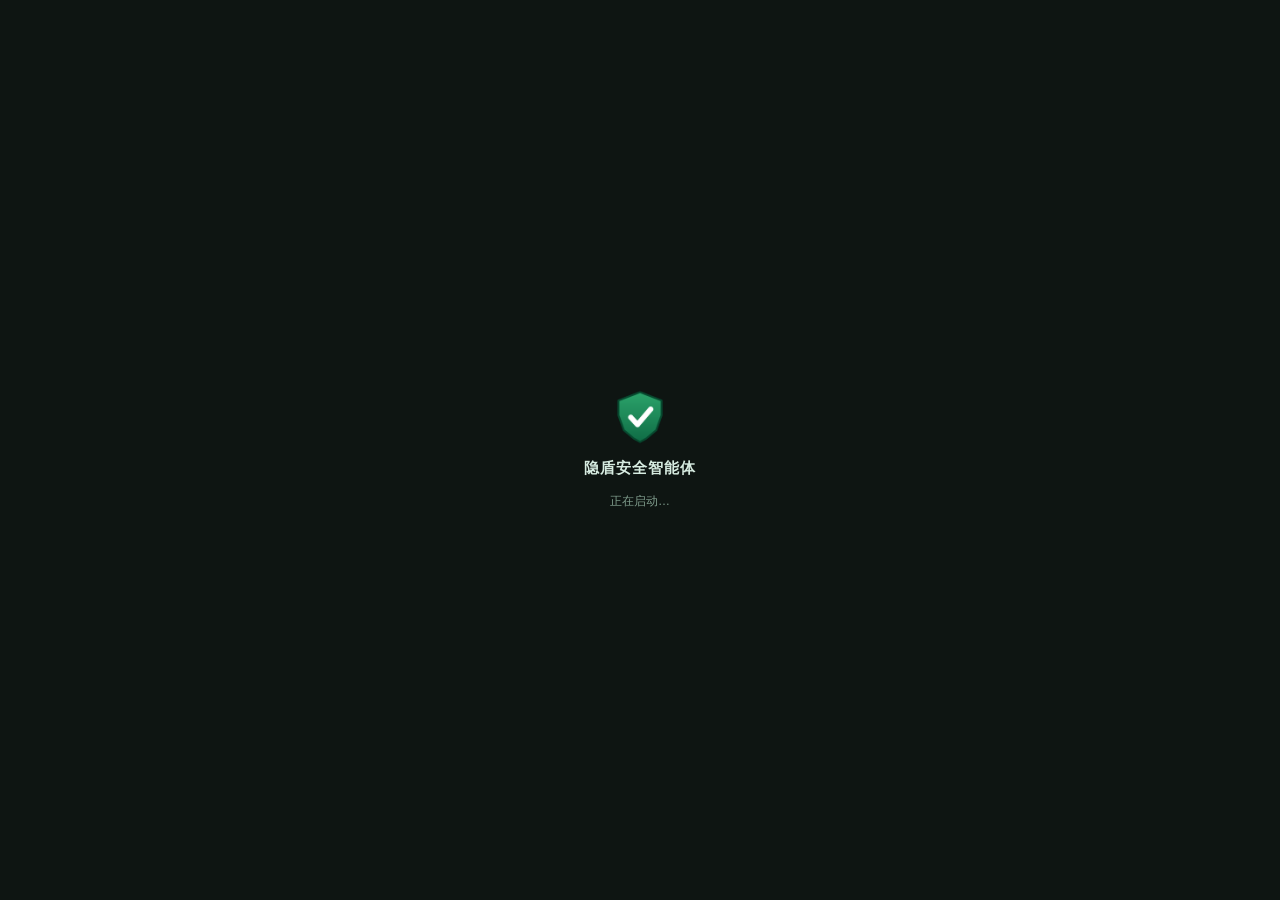
<file: yindun/app/web/index.html>
<!DOCTYPE html>
<html lang="zh-CN" data-theme="dark" data-frameless="1">
<head>
  <!-- ★ V3.6.21 首屏不闪：主题在 CSS 加载前从 localStorage 预置（后端设置随后校正），
       窗口按钮由静态 data-frameless 直接显示，不必等 JS。 -->
  <script>
    (function () {
      try {
        var t = localStorage.getItem("yd_theme");
        if (t === "light" || t === "dark") document.documentElement.setAttribute("data-theme", t);
      } catch (e) {}
    })();
  </script>
  <meta charset="utf-8">
  <meta name="viewport" content="width=device-width, initial-scale=1">
  <title>隐盾安全智能体</title>
  <link rel="stylesheet" href="styles/tokens.css">
  <link rel="stylesheet" href="styles/app.css">
  <link rel="stylesheet" href="assets/katex/katex.min.css">
</head>
<body>
  <!-- 启动遮罩：WebView2 初始化/首屏渲染期间盖住白屏与主题切换，bootstrap 完成后淡出 -->
  <div id="boot-splash" aria-hidden="true">
    <div class="boot-splash__mark"><img src="assets/logo.png" alt="隐盾"></div>
    <div class="boot-splash__name">隐盾安全智能体</div>
    <div class="boot-splash__hint">正在启动…</div>
  </div>
  <!-- ── 极简闪发浮条（折叠态）：旧 Qt 界面「极简闪发折叠模式」的迁移 ──
       折叠后窗口本身会缩成一条浮条（底边对齐、水平居中），
       在这里输入指令回车 = 自动展开完整界面并发送；Shift+Enter 换行（不发送）。
       草稿由 carryDraft() 与主输入框互相搬运：折叠/展开都不丢字。 -->
  <div class="minibar pywebview-drag-region" id="minibar">
    <button class="minibar__expand" id="btn-mini-expand" title="展开完整界面（Esc）">
      <svg viewBox="0 0 24 24" fill="none" stroke="currentColor" stroke-width="1.9" stroke-linecap="round" stroke-linejoin="round"><path d="M9 4v5H4M15 20v-5h5"/></svg>
    </button>
    <!-- textarea 而非 input：Shift+Enter 要真的能换行（单行控件装不下换行符） -->
    <textarea class="minibar__input" id="mini-input" rows="1" spellcheck="false" autocomplete="off"
           placeholder="闪发模式：Enter 发送 · Shift+Enter / Ctrl+Enter 换行"></textarea>
    <span class="minibar__status pywebview-drag-region" id="mini-status"></span>
    <button class="minibar__send" id="btn-mini-send" title="发送（Enter）">
      <svg viewBox="0 0 24 24" fill="none" stroke="currentColor" stroke-width="1.9" stroke-linecap="round" stroke-linejoin="round"><path d="M4 12h15M13 6l6 6-6 6"/></svg>
    </button>
  </div>

  <div class="app">
    <!-- ── 侧栏：会话 ─────────────────────────────── -->
    <aside class="side side--left">
    <div class="sidebar" id="sidebar">
      <div class="brand">
        <svg class="brand__mark" viewBox="0 0 24 24" fill="none" stroke="currentColor" stroke-width="1.6"
             stroke-linecap="round" stroke-linejoin="round" aria-hidden="true">
          <path d="M12 3l7 3v5.5c0 4.5-2.9 8.3-7 9.5-4.1-1.2-7-5-7-9.5V6l7-3z"/>
          <path d="M9.2 11.8l2 2 3.6-3.8"/>
        </svg>
        <div>
          <div class="brand__name">隐盾</div>
          <div class="brand__ver" id="brand-version">—</div>
        </div>
      </div>

      <div class="rail-actions">
        <button class="btn btn--ghost btn--block" id="btn-new-session" style="justify-content:flex-start">
          <svg viewBox="0 0 24 24" fill="none" stroke="currentColor" stroke-width="1.8" stroke-linecap="round"><path d="M12 5v14M5 12h14"/></svg>
          新建对话
        </button>
      </div>

      <div class="session-list" id="session-list"></div>

      <div class="sidebar__foot">
        <div style="display:flex;align-items:center;gap:var(--sp-3);min-width:0">
          <span class="dot" id="llm-dot"></span>
          <span class="session-item__meta" id="llm-label" title="算力状态">未就绪</span>
        </div>
        <div style="display:flex;gap:2px">
          <button class="btn btn--ghost" id="btn-audit" title="审计黑匣子">
            <svg viewBox="0 0 24 24" fill="none" stroke="currentColor" stroke-width="1.7" stroke-linecap="round" stroke-linejoin="round"><path d="M5 4h14v16H5z"/><path d="M8 9h8M8 13h8M8 17h4"/></svg>
          </button>
          <button class="btn btn--ghost" id="btn-settings" title="设置">
            <svg viewBox="0 0 24 24" fill="none" stroke="currentColor" stroke-width="1.7" stroke-linecap="round" stroke-linejoin="round">
              <circle cx="12" cy="12" r="3"/>
              <path d="M19.4 15a1.7 1.7 0 00.3 1.9l.1.1a2 2 0 11-2.8 2.8l-.1-.1a1.7 1.7 0 00-1.9-.3 1.7 1.7 0 00-1 1.5V21a2 2 0 11-4 0v-.1A1.7 1.7 0 008.9 19a1.7 1.7 0 00-1.9.3l-.1.1a2 2 0 11-2.8-2.8l.1-.1a1.7 1.7 0 00.3-1.9 1.7 1.7 0 00-1.5-1H3a2 2 0 110-4h.1A1.7 1.7 0 004.6 8.9a1.7 1.7 0 00-.3-1.9l-.1-.1a2 2 0 112.8-2.8l.1.1a1.7 1.7 0 001.9.3H9a1.7 1.7 0 001-1.5V3a2 2 0 114 0v.1a1.7 1.7 0 001 1.5 1.7 1.7 0 001.9-.3l.1-.1a2 2 0 112.8 2.8l-.1.1a1.7 1.7 0 00-.3 1.9V9a1.7 1.7 0 001.5 1H21a2 2 0 110 4h-.1a1.7 1.7 0 00-1.5 1z"/>
            </svg>
          </button>
        </div>
      </div>
    </div>
    </aside>

    <!-- 拖拽手柄：位置由 JS 贴着列边界摆（不参与栅格，避免多出隐式列） -->
    <div class="col-resizer" data-resize="left" role="separator" aria-orientation="vertical"
         tabindex="0" title="拖动调整会话栏宽度（双击复位，方向键微调）"></div>

    <!-- ── 主区 ─────────────────────────────── -->
    <main class="main">
      <header class="band topbar pywebview-drag-region">
        <button class="btn btn--ghost" id="btn-sidebar" title="折叠 / 展开会话栏" style="display:inline-flex">
          <svg viewBox="0 0 24 24" fill="none" stroke="currentColor" stroke-width="1.8" stroke-linecap="round"><path d="M4 6h16M4 12h16M4 18h16"/></svg>
        </button>
        <div class="topbar__title" id="chat-title">新对话</div>
        <span class="band__id" id="session-id-mark"></span>
        <div class="topbar__spacer pywebview-drag-region"></div>
        <button class="btn btn--ghost" id="btn-mini" title="折叠为闪发浮条（回车自动展开并发送）">
          <svg viewBox="0 0 24 24" fill="none" stroke="currentColor" stroke-width="1.8" stroke-linecap="round" stroke-linejoin="round"><path d="M4 8h16M4 16h16"/></svg>
        </button>
        <div class="stats" id="stats-strip" title="数据看板">
          <span class="stats__item" id="stat-model">—</span>
          <span class="stats__sep"></span>
          <span class="stats__item" id="stat-tools">工具 0</span>
          <span class="stats__sep"></span>
          <!-- 上下文容量：数字本身还是后端预算表的真实占用；点开是**构成明细浮层**
               （消息 / 系统提示词 / 附件 / 工具结果各占多少），原来那段长 tooltip 文案已删。 -->
          <div class="ctx">
            <button class="stats__item stats__item--btn" id="stat-tokens" type="button"
                    aria-haspopup="dialog" aria-expanded="false">上下文 —</button>
            <div class="ctx__pop" id="ctx-pop" role="dialog" aria-label="上下文容量" hidden>
              <div class="ctx__head">
                <b>上下文容量</b>
                <span class="ctx__head-num"><span id="ctx-used">—</span><span id="ctx-pct">—</span></span>
              </div>
              <div class="ctx__bar"><i id="ctx-fill"></i></div>
              <div class="ctx__list" id="ctx-list"></div>
              <div class="ctx__foot" id="ctx-foot"></div>
            </div>
          </div>
        </div>
        <div class="seg" id="mode-switch">
          <button class="seg__btn" data-mode="快速回答" title="对话：简单问题直接回答，不读取本机文件、不调用工具">对话</button>
          <button class="seg__btn is-active" data-mode="深度思考" title="工作：可调用工具读写文件、检索知识库、执行任务（推荐）">工作</button>
        </div>
        <button class="btn btn--ghost" id="btn-toggle-right" title="折叠 / 展开右侧面板">
          <svg viewBox="0 0 24 24" fill="none" stroke="currentColor" stroke-width="1.7" stroke-linecap="round" stroke-linejoin="round"><path d="M4 5h16v14H4z"/><path d="M15 5v14"/></svg>
        </button>
        <button class="btn btn--ghost" id="btn-theme" title="切换明暗">
          <svg viewBox="0 0 24 24" fill="none" stroke="currentColor" stroke-width="1.7" stroke-linecap="round" stroke-linejoin="round">
            <path d="M21 12.8A9 9 0 1111.2 3a7 7 0 009.8 9.8z"/>
          </svg>
        </button>
        <!-- 窗口控制：置顶 / 最小化 / 最大化 / 关闭（右栏展开时由 setRightCollapsed 移入右栏头部，
             贴窗口右上角；折叠时回到这里）。图标与 is-active 一律由 window_state() 校正，
             不在本地"点一下就翻转"记账。 -->
        <div class="win-ctrls" id="win-ctrls">
          <button class="win-btn" data-win="toggle_top" id="btn-pin" title="置顶 / 取消置顶">
            <svg viewBox="0 0 24 24" fill="none" stroke="currentColor" stroke-width="1.7" stroke-linecap="round" stroke-linejoin="round"><path d="M9 4h6l-1 6 3 3H7l3-3-1-6zM12 13v7"/></svg>
          </button>
          <button class="win-btn" data-win="minimize" title="最小化到任务栏">
            <svg viewBox="0 0 24 24" fill="none" stroke="currentColor" stroke-width="2" stroke-linecap="round"><path d="M5 12h14"/></svg>
          </button>
          <button class="win-btn" data-win="toggle_maximize" id="btn-max" title="最大化 / 还原">
            <svg class="win-btn__ico-max" viewBox="0 0 24 24" fill="none" stroke="currentColor" stroke-width="1.7" stroke-linecap="round" stroke-linejoin="round"><rect x="5" y="5" width="14" height="14" rx="1.5"/></svg>
            <svg class="win-btn__ico-restore" viewBox="0 0 24 24" fill="none" stroke="currentColor" stroke-width="1.7" stroke-linecap="round" stroke-linejoin="round"><rect x="5" y="8" width="11" height="11" rx="1.5"/><path d="M9 8V6.5A1.5 1.5 0 0110.5 5H18a1 1 0 011 1v7.5A1.5 1.5 0 0117.5 15H17"/></svg>
          </button>
          <button class="win-btn win-btn--close" data-win="close" title="关闭">
            <svg viewBox="0 0 24 24" fill="none" stroke="currentColor" stroke-width="2" stroke-linecap="round"><path d="M6 6l12 12M18 6L6 18"/></svg>
          </button>
        </div>
      </header>

      <!-- 安全态势：真实状态，不是装饰 -->
      <div class="posture" id="posture">
        <span class="posture__item" id="posture-privacy"><b>隐私网关</b><span>—</span></span>
        <span class="posture__item" id="posture-permission"><b>权限</b><span>—</span></span>
        <span class="posture__item" id="posture-sandbox"><b>沙箱</b><span class="posture__sandbox">—</span></span>
        <span class="posture__item" id="posture-chain"><b>审计链</b><span>—</span></span>
      </div>

      <div class="sheet">
        <div class="status-line" id="status-line"></div>
        <!-- 启动阶段提示：首次启动要等"探测算力 → 载入模型（20~60 秒）"，以前这段全静默，
             用户看到的是"界面出来了但点了没反应"。就绪后由 startup 事件自动隐藏。 -->
        <div class="bootline" id="bootline" hidden></div>
        <div class="chat" id="chat"></div>

        <form class="composer" id="composer" autocomplete="off">
          <div class="chips" id="chips"></div>
          <div class="composer__box">
            <textarea id="input" rows="1" placeholder="输入指令…（Enter 发送，Shift+Enter / Ctrl+Enter 换行）"></textarea>
            <!-- 控件行（贴输入框下方一行，参考 ZCode：左＝输入相关，右＝模型/思考/发送） -->
            <div class="composer__row">
              <button class="pill pill--icon" id="btn-attach" type="button" title="挂载文档（PDF / Word / Excel / TXT / MD / CSV）">
                <svg viewBox="0 0 24 24" fill="none" stroke="currentColor" stroke-width="1.9" stroke-linecap="round" stroke-linejoin="round"><path d="M12 5v14M5 12h14"/></svg>
              </button>
              <!-- 本对话权限：胶囊 + 下拉（设置页里的是"新对话默认"，这里是本对话覆盖） -->
              <div class="perm" id="perm-pill" data-mode="ask">
                <button type="button" id="perm-trigger" class="perm__trigger" aria-haspopup="listbox" aria-expanded="false" title="本对话的 AI 权限模式（只影响本对话）">
                  <svg class="perm__ico" viewBox="0 0 24 24" fill="none" stroke="currentColor" stroke-width="1.8" stroke-linecap="round" stroke-linejoin="round" aria-hidden="true"><path d="M12 3l7 3v5.5c0 4.3-2.9 7.9-7 9-4.1-1.1-7-4.7-7-9V6l7-3z"/></svg>
                  <span class="perm__value" id="perm-value">变更前确认</span>
                  <svg class="perm__chev" viewBox="0 0 24 24" fill="none" stroke="currentColor" stroke-width="2" stroke-linecap="round" stroke-linejoin="round" aria-hidden="true"><path d="M6 9l6 6 6-6"/></svg>
                </button>
                <div class="perm__pop" id="perm-pop" role="listbox" hidden></div>
              </div>
              <span class="composer__spacer"></span>
              <div class="composer__right">
                <!-- 忙碌态小转圈（参考 ZCode 输入区；空闲时隐藏，不占位） -->
                <span class="composer__spinner" id="composer-spinner" hidden aria-hidden="true"></span>
                <!-- 模型胶囊：两级下拉（一级供应商 → 二级该供应商的模型）；
                     照 ZCode 的形态，**没有搜索框**——原"手输非匹配名＝内网模型入口"改由
                     弹层底部「管理模型」跳设置页承担（见 app.js 注释）。 -->
                <div class="model-select" id="model-select">
                  <button type="button" id="model-trigger" class="pill pill--model" aria-haspopup="listbox" aria-expanded="false" title="切换模型（供应商 / 模型；数据边界按三档分组）">
                    <span class="tier-dot" id="model-tier-dot"></span>
                    <span class="model-select__value" id="model-value"></span>
                    <svg class="model-select__chev" viewBox="0 0 24 24" fill="none" stroke="currentColor" stroke-width="2" stroke-linecap="round" stroke-linejoin="round" aria-hidden="true"><path d="M6 9l6 6 6-6"/></svg>
                  </button>
                <div class="model-select__pop" id="model-pop" tabindex="-1" hidden>
                  <!-- 主卡片照 ZCode：供应商头（点开右侧子菜单）→ 模型列表 → 思考强度滑杆 -->
                  <button type="button" class="mpick__head" id="mpick-head" aria-haspopup="listbox" aria-expanded="false">
                    <span class="mpick__logo" aria-hidden="true">
                      <svg viewBox="0 0 24 24" fill="none" stroke="currentColor" stroke-width="1.7" stroke-linecap="round" stroke-linejoin="round"><rect x="4" y="5" width="16" height="14" rx="3"/><path d="M8 10h8M8 14h5"/></svg>
                    </span>
                    <span class="mpick__head-name" id="mpick-prov-name">—</span>
                    <span class="mpick__api" id="mpick-api-badge">API</span>
                    <svg class="mpick__chev" viewBox="0 0 24 24" fill="none" stroke="currentColor" stroke-width="2" stroke-linecap="round" stroke-linejoin="round" aria-hidden="true"><path d="M9 6l6 6-6 6"/></svg>
                  </button>
                  <div class="mpick__label">模型</div>
                  <div class="mpick__col" id="mpick-models" role="listbox" aria-label="供应商下的模型"></div>
                  <div class="mpick__think" id="mpick-think">
                    <div class="mpick__think-head">
                      <span>思考强度</span><b id="mpick-think-label">中</b>
                      <span class="mpick__shortcut">Ctrl+T</span>
                    </div>
                    <input type="range" id="think-slider" min="0" max="3" step="1" value="1"
                           aria-label="思考强度" title="思考强度（低 / 中 / 高 / 最高）">
                  </div>
                  <div class="model-select__foot" id="model-hint">—</div>
                  <!-- 供应商子菜单：浮在主卡片右侧（窄窗口落到下方），照 ZCode 的二级浮层 -->
                  <div class="mpick__prov-pop" id="mpick-providers" role="listbox" aria-label="供应商" hidden></div>
                </div>
                </div>
                <!-- 思考强度：与模型触发器**视觉相连**（只显示档位词，读作「模型 高」）。
                     点开仍是原来的四档下拉；解释性文字在 title 里。 -->
                <div class="think" id="think-select">
                  <button type="button" id="think-trigger" class="think__trigger" aria-haspopup="dialog" aria-expanded="false" title="思考强度（点开选择低 / 中 / 高 / 最高；Ctrl+T 快速循环）">
                    <span class="think__value" id="think-value">中</span>
                    <svg class="think__chev" viewBox="0 0 24 24" fill="none" stroke="currentColor" stroke-width="2" stroke-linecap="round" stroke-linejoin="round" aria-hidden="true"><path d="M6 9l6 6 6-6"/></svg>
                  </button>
                </div>
                <button class="pill pill--send" id="btn-send" type="submit" title="发送（Enter）">
                  <svg viewBox="0 0 24 24" fill="none" stroke="currentColor" stroke-width="2" stroke-linecap="round" stroke-linejoin="round"><path d="M12 19V5M6 11l6-6 6 6"/></svg>
                </button>
              </div>
            </div>
          </div>
          <div class="composer__hint" id="composer-hint">文本在本机脱敏后才送模型；真实值只在你的屏幕上还原</div>
        </form>
      </div>

      <!-- ══ 设置视图（独立视图：左设置导航 + 右内容；参考主流 agent 设置页范式）══ -->
      <section class="setview" id="settings-view" hidden>
        <aside class="setnav">
          <button class="setnav__back" id="set-back" type="button">
            <svg viewBox="0 0 24 24" fill="none" stroke="currentColor" stroke-width="1.9" stroke-linecap="round" stroke-linejoin="round"><path d="M15 18l-6-6 6-6"/></svg>
            返回对话
          </button>
          <div class="setnav__group"><span>算力</span>
            <button class="setnav__item is-active" data-set="model" type="button">模型接入</button>
          </div>
          <div class="setnav__group"><span>安全</span>
            <button class="setnav__item" data-set="safety" type="button">隐私与权限</button>
            <button class="setnav__item" data-set="kb" type="button">本地知识库</button>
            <button class="setnav__item" data-set="plugin" type="button">插件</button>
          </div>
          <!-- 插件专属设置栏目：启用带设置的插件时才出现（内容由 refreshPluginNav() 填） -->
          <div class="setnav__group" id="setnav-plugins" hidden>
            <span>插件</span>
          </div>
          <div class="setnav__group"><span>企业</span>
            <button class="setnav__item" data-set="control" type="button">企业控制面</button>
          </div>
          <div class="setnav__group"><span>界面</span>
            <button class="setnav__item" data-set="appearance" type="button">窗口与外观</button>
          </div>
          <div class="setnav__foot" id="settings-note">配置与会话在本机加密保存。</div>
        </aside>

        <div class="setmain">
          <header class="setmain__head">
            <div class="pywebview-drag-region">
              <h2 id="set-title">模型接入</h2>
              <p id="set-sub">按数据边界分三档：本机 / 局域网 / 公网</p>
            </div>
            <div class="setmain__actions" id="set-actions"></div>
          </header>
          <div class="setmain__body">

            <!-- ── 模型接入：供应商列表（左） + 详情（右）── -->
            <div class="setpage is-active" data-set="model">
              <div class="prov">
                <div class="prov__list" id="prov-list"></div>
                <div class="prov__detail" id="prov-detail"></div>
              </div>
            </div>

            <!-- ── 隐私与权限 ── -->
            <div class="setpage" data-set="safety">
              <div class="setcard">
                <div class="setrow">
                  <div class="setrow__text"><b>隐私隔离网关</b>
                    <span title="关闭后模型会直接读到敏感原文">敏感实体在本机替换为占位符后再交给模型</span></div>
                  <div class="setrow__ctrl"><label class="switch"><input type="checkbox" id="sw-privacy"><span class="switch__track"></span></label></div>
                </div>
                <div class="setrow">
                  <div class="setrow__text"><b>AI 权限模式</b>
                    <span id="perm-hint">—</span></div>
                  <div class="setrow__ctrl">
                    <!-- 四档权限：与 yindun/core/permission.py 的 MODES 一一对应（下方矩阵由测试比对内核策略） -->
                    <div class="permseg" id="perm-modes" role="radiogroup" aria-label="AI 权限模式">
                      <button type="button" class="permseg__btn" data-mode="plan" role="radio" aria-checked="false">计划模式</button>
                      <button type="button" class="permseg__btn" data-mode="ask" role="radio" aria-checked="false">变更前确认</button>
                      <button type="button" class="permseg__btn" data-mode="auto" role="radio" aria-checked="false">自主模式</button>
                      <button type="button" class="permseg__btn" data-mode="full" role="radio" aria-checked="false">完全访问</button>
                    </div>
                  </div>
                </div>
                <div class="setrow setrow--stack">
                  <div class="setrow__text"><b>四档能力对照</b>
                    <span title="切换后下一个操作立即按新档位判定">只影响本机文件变更与命令执行</span></div>
                  <table class="permmatrix" id="perm-matrix">
                    <thead>
                      <tr><th>本机操作</th><th>计划模式</th><th>变更前确认</th><th>自主模式</th><th>完全访问</th></tr>
                    </thead>
                    <tbody>
                      <tr data-op="read"><th>读取 / 搜索</th><td data-decision="approve">允许</td><td data-decision="approve">允许</td><td data-decision="approve">允许</td><td data-decision="approve">允许</td></tr>
                      <tr data-op="write"><th>新建 / 修改文件</th><td data-decision="deny">禁止</td><td data-decision="confirm">每次确认</td><td data-decision="approve">允许</td><td data-decision="approve">允许</td></tr>
                      <tr data-op="delete"><th>删除文件</th><td data-decision="deny">禁止</td><td data-decision="confirm">每次确认</td><td data-decision="confirm">每次确认</td><td data-decision="approve">允许</td></tr>
                      <tr data-op="execute"><th>执行命令</th><td data-decision="deny">禁止</td><td data-decision="confirm">每次确认</td><td data-decision="confirm">每次确认</td><td data-decision="confirm">每次确认</td></tr>
                    </tbody>
                  </table>
                  <!-- 「本机操作」指的是什么、越界怎么办，必须写在这儿：只写本机操作会让人以为
                       "沙箱外一律拒绝"（负责人实测：完全访问档下数桌面文件仍被拒，就是一例）。
                       口径由内核给，界面只做说明，不在这里做任何判定。 -->
                  <div class="setrow__hint">表里的「本机操作」指<b>可读写范围（沙箱目录）内</b>的文件与命令；
                    <b>越界</b>操作按<b>同一档位</b>判定（拒绝 / 确认 / 放行）并写入<b>审计</b>。
                    系统目录与凭据类路径任何档位都不放行。</div>
                </div>
                <div class="setrow setrow--stack">
                  <div class="setrow__text"><b>可读写范围（沙箱目录）</b>
                    <span title="越界操作按当前权限档判定并记入审计；系统目录与凭据类路径任何档位都不放行">助手只能读写这个目录及其子目录</span></div>
                  <div class="setrow__ctrl">
                    <span class="sbx-path" id="sandbox-path" title="当前生效的可读写范围">—</span>
                    <button class="btn" id="btn-pick-sandbox" type="button">选择目录…</button>
                    <button class="btn" id="btn-clear-sandbox" type="button">清除（回到默认）</button>
                  </div>
                  <div class="setrow__hint" id="sandbox-note"></div>
                </div>
                <div class="setrow">
                  <div class="setrow__text"><b>允许执行本地脚本</b>
                    <span title="严格模式：Python 等解释器一律禁用">关闭即严格模式，只保留只读命令</span></div>
                  <div class="setrow__ctrl"><label class="switch"><input type="checkbox" id="sw-script-exec"><span class="switch__track"></span></label></div>
                </div>
                <div class="setrow">
                  <div class="setrow__text"><b>思考强度</b>
                    <span title="四档对应最多 4 / 8 / 14 / 20 轮推理；是否先做内部推理由顶栏的「对话 / 工作」决定">低 / 中 / 高 / 最高四档，控件在输入框下方</span></div>
                  <div class="setrow__ctrl"><span class="setrow__ro">见输入区</span></div>
                </div>
              </div>
              <p class="setfoot">判定权（脱敏 / 放行 / 审批 / 审计）永远在内核，插件与控制面只能更严；
                四档权限只放宽"本机文件变更"，<b>执行命令在任何档位都要确认</b>。</p>
            </div>

            <!-- laya 风险分级的设置页不再写死在这里：它是 laya_risk 插件的专属设置，
                 启用该插件时才在左侧「插件」分组出现（见 #setnav-plugins 与 renderPluginSettings）。 -->

            <!-- ── 本地知识库 ── -->
            <div class="setpage" data-set="kb">
              <div class="setcard">
                <div class="setrow setrow--stack">
                  <div class="setrow__text"><b>知识库状态</b><span id="kb-status">正在检测…</span></div>
                  <div class="setrow__ctrl">
                    <button class="btn" id="btn-kb-add" type="button">＋ 添加文档</button>
                    <button class="btn" id="btn-kb-refresh" type="button">刷新</button>
                  </div>
                </div>
                <div class="setrow setrow--stack">
                  <!-- 入库失败 / 部分失败的原因：持久显示到下一次入库（toast 会一闪而过） -->
                  <div class="kb-notice" id="kb-notice" hidden></div>
                  <div class="kb-list" id="kb-list"></div>
                </div>
              </div>
              <p class="setfoot">入库即脱敏：文档先整篇脱敏再切块，向量库只存占位符，元数据不写本机路径。</p>
            </div>

            <!-- ── 插件（市场式布局：搜索 + 已安装瓷贴 + 分类双列卡片，参考 ZCode）── -->
            <div class="setpage" data-set="plugin">
              <div class="market__bar">
                <div class="market__search">
                  <svg viewBox="0 0 24 24" fill="none" stroke="currentColor" stroke-width="1.9" stroke-linecap="round" stroke-linejoin="round"><circle cx="11" cy="11" r="7"/><path d="M20 20l-3.5-3.5"/></svg>
                  <input type="text" id="plugin-search" placeholder="搜索插件…" autocomplete="off" spellcheck="false">
                </div>
                <span class="market__count" id="plugin-count">—</span>
              </div>
              <div id="plugin-groups"></div>
              <div class="setcard" style="margin-top:var(--sp-6)">
                <div class="setrow">
                  <div class="setrow__text"><b>插件自检</b><span id="plugin-sync">—</span></div>
                  <div class="setrow__ctrl"><button class="btn" id="btn-plugin-check" type="button">运行自检</button></div>
                </div>
              </div>
              <p class="setfoot">有专属设置的插件<b>启用后</b>出现在左侧「插件」分组，停用即隐藏、能力收回。
                插件只能做加法；脱敏豁免 / 白名单 / 审批放行 / 审计写入永不开放。</p>
            </div>

            <!-- ── 插件专属设置页（容器）：启用某个有设置的插件后，把它的设置渲染到这里 ──
                 data-set 必须在 HTML 里就写好：`setSettingsPage` 是按 data-set 切 .is-active 的，
                 以前靠 renderPluginSettings 事后补 data-set，于是**第一次点进插件设置是空白页**，
                 要点第二次才显示（本轮由界面自动化回归抓出并修） -->
            <div class="setpage" id="plugin-settings-page" data-set="plugin-settings"></div>

            <!-- ── 企业控制面（V3.5.0）── -->
            <div class="setpage" data-set="control">
              <div class="setcard" id="ctrl-status-card">
                <div class="setrow">
                  <div class="setrow__text"><b>接入状态</b><span id="ctrl-state">未接入</span></div>
                  <div class="setrow__ctrl">
                    <button class="btn" id="btn-ctrl-sync" type="button">立即同步</button>
                    <label class="switch"><input type="checkbox" id="sw-ctrl-report"><span class="switch__track"></span></label>
                  </div>
                </div>
                <div class="setrow">
                  <div class="setrow__text"><b>定时同步</b><span title="关掉不影响本地使用">每 5 分钟自动上报并取回最新策略</span></div>
                  <div class="setrow__ctrl"><label class="switch"><input type="checkbox" id="sw-ctrl-auto"><span class="switch__track"></span></label></div>
                </div>
              </div>

              <div class="setcard" style="margin-top:12px">
                <div class="setrow setrow--stack">
                  <div class="setrow__text"><b>用配对码接入</b>
                    <span title="配对码一次性、有有效期">向 IT 索取 6 位配对码接入；本机只上传<b>掩码事件与元数据</b>，密钥与明文不离开本机</span></div>
                  <div class="ctrl-form">
                    <input type="text" id="ctrl-url" placeholder="控制面地址，如 http://10.0.0.9:8787">
                    <input type="text" id="ctrl-code" placeholder="配对码（6 位，如 A1B2C3）">
                    <button class="btn btn--primary" id="btn-ctrl-pair" type="button">接入</button>
                  </div>
                  <div class="tier__note" id="ctrl-note"></div>
                </div>
              </div>

              <h4 class="prov__subtitle">控制面在这台机器上已生效的策略<span class="muted">（只收紧，不放松）</span></h4>
              <div class="setcard">
                <div class="setrow setrow--stack">
                  <ul class="ctrl-rules" id="ctrl-rules"><li class="muted">尚未应用任何控制面策略</li></ul>
                </div>
                <div class="setrow">
                  <div class="setrow__text"><b>撤销控制面策略</b>
                    <span title="断开上报不会自动移除，避免悄悄放松">移除控制面下发的本地规则</span></div>
                  <div class="setrow__ctrl"><button class="btn" id="btn-ctrl-clear" type="button">撤销</button></div>
                </div>
              </div>
              <p class="setfoot">控制面只能收紧：敏感路径、审批下限、严格模式、模型与插件白名单；
                脱敏豁免与审批放行没有下发通路，判定权永远在本机内核。</p>
            </div>

            <!-- ── 窗口与外观 ── -->
            <div class="setpage" data-set="appearance">
              <div class="setcard">
                <div class="setrow">
                  <div class="setrow__text"><b>窗口置顶</b><span>始终浮在其它窗口之上</span></div>
                  <div class="setrow__ctrl"><label class="switch"><input type="checkbox" id="sw-topmost"><span class="switch__track"></span></label></div>
                </div>
                <div class="setrow">
                  <div class="setrow__text"><b>明暗主题</b><span>跟随当前界面主题</span></div>
                  <div class="setrow__ctrl"><button class="btn" id="btn-theme-2" type="button">切换明暗</button></div>
                </div>
              </div>
            </div>

          </div>
        </div>
      </section>
    </main>
    <div class="col-resizer" data-resize="right" role="separator" aria-orientation="vertical"
         tabindex="0" title="拖动调整面板宽度（双击复位，方向键微调）"></div>
    <!-- ── 右侧面板：审计（与中栏并排，可折叠） ── -->
    <aside class="side side--right" id="panel">
      <div class="panel__inner">
        <div class="panel__tabs">
          <button class="ptab" data-pane="audit">审计</button>
          <button class="ptab" data-pane="workflow">工作流</button>
          <span class="panel__spacer"></span>
          <span class="panel__actions" id="panel-actions"></span>
          <button class="btn btn--ghost" id="btn-panel-collapse" title="收起面板">
            <svg viewBox="0 0 24 24" fill="none" stroke="currentColor" stroke-width="1.8" stroke-linecap="round" stroke-linejoin="round"><path d="M9 6l6 6-6 6"/></svg>
          </button>
        </div>
        <div class="panel__body">


          <section class="pane" id="pane-audit">
      <!-- 审计链失败横幅（BUG-0011）：失败时由 renderAudit 取消 hidden，并把原因写进
           #audit-banner-text；「重建锚点」只在锚点缺失 / 迁移这类可执行原因下出现。 -->
      <div class="audit-banner" id="audit-banner" role="alert" hidden>
        <span class="audit-banner__text" id="audit-banner-text"></span>
        <button class="btn btn--ghost" id="btn-reanchor" type="button" hidden
                title="把当前链作为新的信任起点。确认后，此前的尾部截断将无法再被发现">重建锚点（接受当前链）</button>
      </div>
      <div class="stat-grid" id="audit-stats"></div>
      <div class="chain-badge" id="audit-chain">—</div>
      <div class="audit-live" id="audit-live"><span class="audit-live__dot"></span>实时更新 · 2 秒</div>
      <div class="chain-detail" id="audit-chain-detail"></div>
      <div class="field">
        <label class="field__label" for="audit-filter">事件筛选</label>
        <input type="text" id="audit-filter" placeholder="按类型 / 严重度 / 内容过滤…">
      </div>
      <div class="field">
        <div class="field__label">安全工具</div>
        <div style="display:flex;gap:var(--sp-3)">
          <button class="btn" id="btn-health">隐私健康体检</button>
          <button class="btn" id="btn-behavior">模型行为画像</button>
        </div>
        <div class="tool-panel" id="tool-result" style="display:none" aria-live="polite"></div>
      </div>

      <div class="audit-list" id="audit-list"></div>
          </section>

          <!-- ── 工作流面板（V3.6.21 恢复入口）：线性流程 + 步骤级人工审批 ── -->
          <section class="pane" id="pane-workflow">
            <div class="wf-head">
              <div class="wf-head__title">协同工作流</div>
              <div class="wf-head__note">线性流程（无分支 / 回退 / 单步重跑）；写盘、删除、执行与导出步骤由内核强制人工审批。</div>
            </div>
            <div class="field">
              <label class="field__label" for="wf-path">数据目录（留空＝当前可读写范围）</label>
              <input type="text" id="wf-path" placeholder="例如 D:\\公司资料\\合同">
            </div>
            <div class="wf-templates" id="wf-templates"></div>
            <div class="wf-instance" id="wf-instance" hidden></div>
          </section>

        </div>
      </div>
    </aside>

  </div>

  <!-- ── 审批弹窗 ─────────────────────────────── -->
  <div class="modal-root" id="approval-root">
    <div class="modal" role="dialog" aria-modal="true" aria-labelledby="approval-title">
      <div class="modal__head">
        <svg viewBox="0 0 24 24" fill="none" stroke="currentColor" stroke-width="1.8" stroke-linecap="round" stroke-linejoin="round">
          <path d="M12 3l9 16H3L12 3z"/><path d="M12 10v4M12 17h.01"/>
        </svg>
        <span id="approval-title">隐盾安全决策网关拦截</span>
      </div>
      <div class="modal__body">
        <div class="intent-warning" id="approval-intent" style="display:none"></div>
        <div style="color:var(--text-2);font-size:var(--fs-sm)" id="approval-lead">
          检测到高危操作，已挂起等待人工审批。
        </div>
        <dl class="kv">
          <dt>申请工具</dt><dd id="approval-tool">—</dd>
          <dt>目标路径</dt><dd id="approval-path">—</dd>
        </dl>
        <div id="approval-payload-wrap" style="display:none">
          <div class="payload__title">⚠︎ 请核对以下内容后再决定是否授权</div>
          <div class="payload" id="approval-payload"></div>
        </div>
        <div id="approval-advisory-wrap" style="display:none">
          <div class="advisory__title">安全研判 <span class="advisory__hint">三层建议仅供参考；放行与否由你决定</span></div>
          <div class="advisory__loading" id="approval-advisory-loading">
            <span class="advisory__spinner" aria-hidden="true"></span>
            <span id="approval-advisory-loading-text">正在研判：请求用途 → 是否相符 → 操作风险…</span>
          </div>
          <div class="advisory" id="approval-advisory"></div>
        </div>
      </div>
      <div class="modal__foot">
        <button class="btn btn--danger" id="btn-deny" type="button">驳回拦截</button>
        <button class="btn btn--primary" id="btn-allow" type="button">授权执行</button>
      </div>
    </div>
  </div>

  <!-- 无边框窗口的边缘改尺寸热区（8 向；仅 frameless 模式显示，见 app.css/app.js） -->
  <div class="edge-zone" id="edge-zone" aria-hidden="true">
    <div class="edge edge-n" data-edge="n"></div>
    <div class="edge edge-e" data-edge="e"></div>
    <div class="edge edge-s" data-edge="s"></div>
    <div class="edge edge-w" data-edge="w"></div>
    <div class="edge edge-ne" data-edge="ne"></div>
    <div class="edge edge-nw" data-edge="nw"></div>
    <div class="edge edge-se" data-edge="se"></div>
    <div class="edge edge-sw" data-edge="sw"></div>
  </div>

  <div class="toast-root" id="toast-root"></div>

  <!-- 开发预览假桥接：仅当 URL 带 #mock 时生效（见 dev-mock.js 顶部说明） -->
  <script src="assets/katex/katex.min.js"></script>
  <script src="math.js"></script>
  <script src="dev-mock.js"></script>
  <script src="app.js"></script>
</body>
</html>
</file>
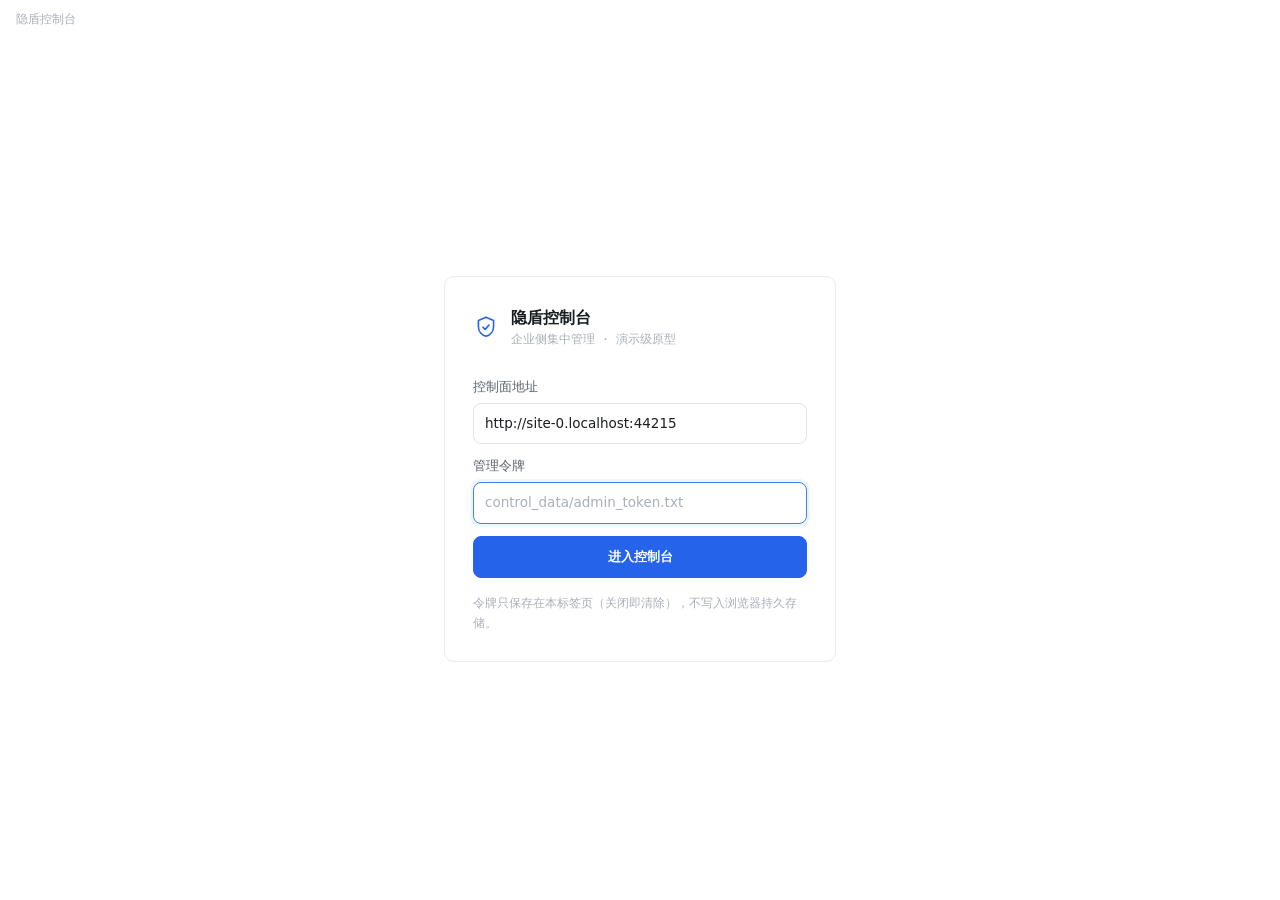
<file: yindun/control/web/index.html>
<!DOCTYPE html>
<html lang="zh-CN" data-theme="light">
<head>
<meta charset="utf-8">
<meta name="viewport" content="width=device-width, initial-scale=1">
<title>隐盾控制台 · 企业侧集中管理</title>
<link rel="stylesheet" href="styles.css">
</head>
<body>
<div id="boot-splash" aria-hidden="true">
  <div class="boot-splash__mark"><img src="logo.png" alt="隐盾"></div>
  <div class="boot-splash__name">隐盾控制台</div>
  <div class="boot-splash__hint">正在连接控制面…</div>
</div>

<!-- ── 鉴权面板（未持有令牌时唯一可见的界面）── -->
<div class="auth" id="auth" hidden>
  <!-- 登录态同样要有拖动区域与窗口按钮，否则无边框窗口在登录前既拖不动也关不掉。
       拖动区类名必须是 pywebview 官方的 .pywebview-drag-region，自造类名不会被受理。 -->
  <div class="auth__bar pywebview-drag-region">
    <span class="auth__bar-t">隐盾控制台</span>
    <div class="winctrl winctrl--auth" hidden>
      <button class="winctrl__btn" type="button" data-win="top" title="置顶 / 取消置顶（本窗口始终在最前面）" aria-label="置顶">
        <svg viewBox="0 0 24 24" aria-hidden="true"><path d="M9 4h6l-1 6 3 3H7l3-3-1-6zM12 13v7"/></svg>
      </button>
      <button class="winctrl__btn" type="button" data-win="min" title="最小化" aria-label="最小化">
        <svg viewBox="0 0 24 24" aria-hidden="true"><path d="M5 12h14"/></svg>
      </button>
      <button class="winctrl__btn" type="button" data-win="max" title="最大化 / 还原" aria-label="最大化">
        <svg viewBox="0 0 24 24" aria-hidden="true"><path d="M6.5 6.5h11v11h-11z"/></svg>
      </button>
      <button class="winctrl__btn winctrl__btn--close" type="button" data-win="close" title="关闭控制台" aria-label="关闭">
        <svg viewBox="0 0 24 24" aria-hidden="true"><path d="M6.5 6.5l11 11M17.5 6.5l-11 11"/></svg>
      </button>
    </div>
  </div>
  <form class="auth__box" id="auth-form" autocomplete="off">
    <div class="auth__brand">
      <svg class="mark" viewBox="0 0 24 24" aria-hidden="true"><path d="M12 3l7 3v5.5c0 4.3-2.9 7.9-7 9-4.1-1.1-7-4.7-7-9V6l7-3z"/><path d="M9.2 12.2l2 2 3.6-4"/></svg>
      <div>
        <h1>隐盾控制台</h1>
        <p>企业侧集中管理 · 演示级原型</p>
      </div>
    </div>
    <label class="field">
      <span class="field__label">控制面地址</span>
      <input class="input" id="auth-url" type="text" placeholder="http://127.0.0.1:8787" spellcheck="false">
    </label>
    <label class="field">
      <span class="field__label">管理令牌</span>
      <input class="input" id="auth-token" type="password" placeholder="control_data/admin_token.txt" spellcheck="false">
    </label>
    <p class="auth__err" id="auth-err" hidden></p>
    <button class="btn btn--primary btn--block" type="submit">进入控制台</button>
    <p class="auth__note">令牌只保存在本标签页（关闭即清除），不写入浏览器持久存储。</p>
  </form>
</div>

<!-- ── 主界面 ── -->
<div class="shell" id="shell" hidden>

  <aside class="rail">
    <div class="rail__brand">
      <svg class="mark" viewBox="0 0 24 24" aria-hidden="true"><path d="M12 3l7 3v5.5c0 4.3-2.9 7.9-7 9-4.1-1.1-7-4.7-7-9V6l7-3z"/><path d="M9.2 12.2l2 2 3.6-4"/></svg>
      <div class="rail__title"><b>隐盾控制台</b><span>{{VERSION}}</span><em class="role-badge" id="role-badge" hidden>只读</em></div>
    </div>

    <nav class="nav" id="nav">
      <button class="nav__item is-active" data-page="overview">
        <svg viewBox="0 0 24 24" aria-hidden="true"><path d="M4 13h6V4H4v9zm0 7h6v-4H4v4zm10 0h6v-9h-6v9zm0-16v4h6V4h-6z"/></svg>
        <span>态势总览</span><kbd>1</kbd>
      </button>
      <button class="nav__item" data-page="events">
        <svg viewBox="0 0 24 24" aria-hidden="true"><path d="M4 5h16M4 12h16M4 19h10"/></svg>
        <span>事件台账</span><kbd>2</kbd>
      </button>
      <button class="nav__item" data-page="endpoints">
        <svg viewBox="0 0 24 24" aria-hidden="true"><path d="M4 5h16v10H4zM8 19h8M12 15v4"/></svg>
        <span>端点资产</span><kbd>3</kbd>
      </button>
      <button class="nav__item" data-page="policy">
        <svg viewBox="0 0 24 24" aria-hidden="true"><path d="M12 3l7 3v5.5c0 4.3-2.9 7.9-7 9-4.1-1.1-7-4.7-7-9V6l7-3z"/></svg>
        <span>策略下发</span><kbd>4</kbd>
      </button>
      <button class="nav__item" data-page="usage">
        <svg viewBox="0 0 24 24" aria-hidden="true"><path d="M5 19V9m5 10V5m5 14v-7m5 7V8"/></svg>
        <span>模型用量</span><kbd>5</kbd>
      </button>
      <button class="nav__item" data-page="stats">
        <svg viewBox="0 0 24 24" aria-hidden="true"><path d="M4 19h16M7 16V8m5 8V5m5 11v-4"/></svg>
        <span>统计分析</span><kbd>6</kbd>
      </button>
    </nav>

    <div class="rail__foot">
      <div class="boundary" id="boundary">
        <div class="boundary__head">
          <span class="boundary__mark" aria-hidden="true">?</span>
          <b>数据边界</b>
        </div>
        <p class="boundary__lead">控制面只看到<b>掩码事件、链头与元数据</b>——等于端点本地审计落盘的内容，不多一个字。</p>
        <details class="boundary__more" id="boundary-more">
          <summary>细节<b>（3 条）</b>
            <svg viewBox="0 0 24 24" aria-hidden="true"><path d="M6 9l6 6 6-6"/></svg>
          </summary>
          <ul class="boundary__list">
            <li>敏感路径在落盘前已<b>掩码</b>，这里只见到占位符。</li>
            <li>模型提示词与回答<b>不经过控制面</b>；映射密钥由端点 DPAPI 保管，此处<b>无法还原明文</b>。</li>
            <li>策略<b>只能收紧</b>：脱敏豁免与审批放行没有任何下发通路。</li>
          </ul>
        </details>
      </div>
    </div>
  </aside>

  <main class="main">
    <!-- 顶栏整条可拖动窗口；只在**无边框桌面窗口**里生效。
         类名必须是 pywebview 官方的 .pywebview-drag-region（desktop.py 把窗口建成
         frameless=True、easy_drag=False，拖动完全依赖这个选择器）。 -->
    <header class="topbar pywebview-drag-region">
      <div class="topbar__title">
        <h2 id="page-title">态势总览</h2>
        <p id="page-sub">端点上报的掩码事件与链状态</p>
      </div>
      <div class="topbar__tools">
        <!-- 状态点旁常显一句人话：光有"已连接"三个字，管理员看不出连上的是什么、
             连上意味着什么（V3.6.8 负责人问"这个是什么意思"后加的；窄窗口下由样式表隐藏）。 -->
        <span class="status" id="status" title="控制面连接状态（令牌有效且服务可达即为已连接）">
          <i></i><em>未连接</em><span class="status__note" id="status-note"></span>
        </span>
        <button class="btn btn--ghost" id="btn-pair-code" title="配对码与局域网接入（浮窗：大字配对码、有效期、复制、局域网开关）">配对码</button>
        <button class="btn btn--ghost" id="btn-export" title="导出掩码审计（合规留档用；内容与界面所见一致）">导出 CSV</button>
        <button class="btn btn--ghost" id="btn-refresh" title="刷新 (R)">
          <svg viewBox="0 0 24 24" aria-hidden="true"><path d="M20 12a8 8 0 11-2.3-5.7M20 4v5h-5"/></svg>刷新
        </button>
        <!-- 自动刷新：文字写成"自动刷新 10 秒 / 自动刷新 关"，页脚再给出下一次刷新的时间。
             行为与以前完全一致（默认开、10 秒一拍、只对态势总览与端点资产生效）。 -->
        <label class="switch" id="auto-refresh-switch"
               title="每 10 秒自动刷新当前页；只对「态势总览」「端点资产」生效。关掉不影响手动刷新（R）。">
          <input type="checkbox" id="auto-refresh" checked><span></span>
          <em id="auto-refresh-text">自动刷新 10 秒</em>
        </label>
        <button class="btn btn--ghost btn--icon" id="btn-theme" title="明暗切换">
          <svg viewBox="0 0 24 24" aria-hidden="true"><path d="M12 3v2m0 14v2M4.2 4.2l1.4 1.4m12.8 12.8l1.4 1.4M3 12h2m14 0h2M4.2 19.8l1.4-1.4M18.4 5.6l1.4-1.4"/><circle cx="12" cy="12" r="4"/></svg>
        </button>
      </div>
      <!-- 自制窗口按钮：只在**无边框桌面窗口**里显示（浏览器/纯服务形态下由 app.js 隐藏） -->
      <div class="winctrl" id="winctrl" hidden>
        <button class="winctrl__btn" type="button" data-win="top" title="置顶 / 取消置顶（本窗口始终在最前面）" aria-label="置顶">
          <svg viewBox="0 0 24 24" aria-hidden="true"><path d="M9 4h6l-1 6 3 3H7l3-3-1-6zM12 13v7"/></svg>
        </button>
        <button class="winctrl__btn" type="button" data-win="min" title="最小化" aria-label="最小化">
          <svg viewBox="0 0 24 24" aria-hidden="true"><path d="M5 12h14"/></svg>
        </button>
        <button class="winctrl__btn" type="button" data-win="max" title="最大化 / 还原" aria-label="最大化">
          <svg viewBox="0 0 24 24" aria-hidden="true"><path d="M6.5 6.5h11v11h-11z"/></svg>
        </button>
        <button class="winctrl__btn winctrl__btn--close" type="button" data-win="close" title="关闭控制台" aria-label="关闭">
          <svg viewBox="0 0 24 24" aria-hidden="true"><path d="M6.5 6.5l11 11M17.5 6.5l-11 11"/></svg>
        </button>
      </div>
    </header>

    <div class="content" id="content">
      <!-- 页面由 app.js 渲染 -->
    </div>

    <footer class="foot">
      <span id="foot-stamp">—</span>
      <span class="dot"></span>
      <span>控制面只做汇总与收紧，不代理模型流量、不做整机监控</span>
    </footer>
  </main>
</div>

<!-- ── 配对码浮窗（V3.6.7）──────────────────────────────
     早先点「配对码」只弹一条 9 秒的 toast：同学拿不到、也不方便转述。
     改成模态浮窗：大字配对码 + 有效期、重新生成/自定义/复制、
     局域网地址与开关、三步使用说明。内容由 app.js 填充（服务端数据一律 esc() 转义）；
     接口未知/未就绪时在浮窗内给出可读提示，不静默失败。 -->
<div class="modal" id="pair-modal" hidden role="dialog" aria-modal="true" aria-labelledby="pair-title">
  <div class="modal__scrim" data-pair-close="1"></div>
  <div class="modal__box">
    <div class="modal__head">
      <h3 id="pair-title">配对码</h3>
      <button class="modal__x" type="button" id="pair-close" aria-label="关闭">×</button>
    </div>

    <div class="pair__box">
      <div class="pair__code" id="pair-code">—</div>
      <div class="pair__meta" id="pair-meta">—</div>
    </div>
    <div class="pair__actions">
      <button class="btn btn--primary" type="button" id="pair-regen">重新生成</button>
      <button class="btn" type="button" id="pair-custom-toggle">自定义…</button>
      <button class="btn" type="button" id="pair-copy">复制配对码</button>
      <span class="chip" id="pair-state" hidden></span>
    </div>
    <form class="pair__form" id="pair-custom" hidden autocomplete="off">
      <input class="input mono" id="pair-custom-code" maxlength="12" spellcheck="false"
             placeholder="自定义码：4–12 位字母 / 数字 / 连字符">
      <button class="btn" type="submit" id="pair-custom-submit">使用这个码</button>
      <button class="btn btn--ghost" type="button" id="pair-custom-cancel">取消</button>
    </form>
    <p class="pair__note" id="pair-msg" hidden></p>

    <div class="pair__sec">
      <h4>局域网接入</h4>
      <div class="pair__url">
        <code id="pair-url">—</code>
        <button class="btn btn--sm" type="button" id="pair-copy-url">复制地址</button>
      </div>
      <div class="pair__row">
        <label class="switch"><input type="checkbox" id="pair-lan"><span></span><em>允许局域网访问</em></label>
        <span class="chip" id="pair-listen">—</span>
      </div>
      <p class="pair__note" id="pair-lan-note"></p>
      <p class="pair__note" id="pair-fw">首次开启时 Windows 会弹出防火墙询问，请选择「允许访问」。</p>
      <p class="pair__note">明文 HTTP（无 TLS），仅在本机可信局域网内使用；配对码用后作废。</p>
    </div>

    <div class="pair__sec">
      <h4>别人怎么用</h4>
      <ol class="pair__steps">
        <li>把上面的地址和配对码给对方（口头念、微信、截图都行）。</li>
        <li>对方用自己的浏览器打开这个地址。</li>
        <li>输入配对码接入——码用后作废，下次要重新生成。</li>
      </ol>
    </div>
  </div>
</div>

<div class="toast" id="toast" hidden></div>
<script type="module" src="app.js"></script>
</body>
</html>
</file>
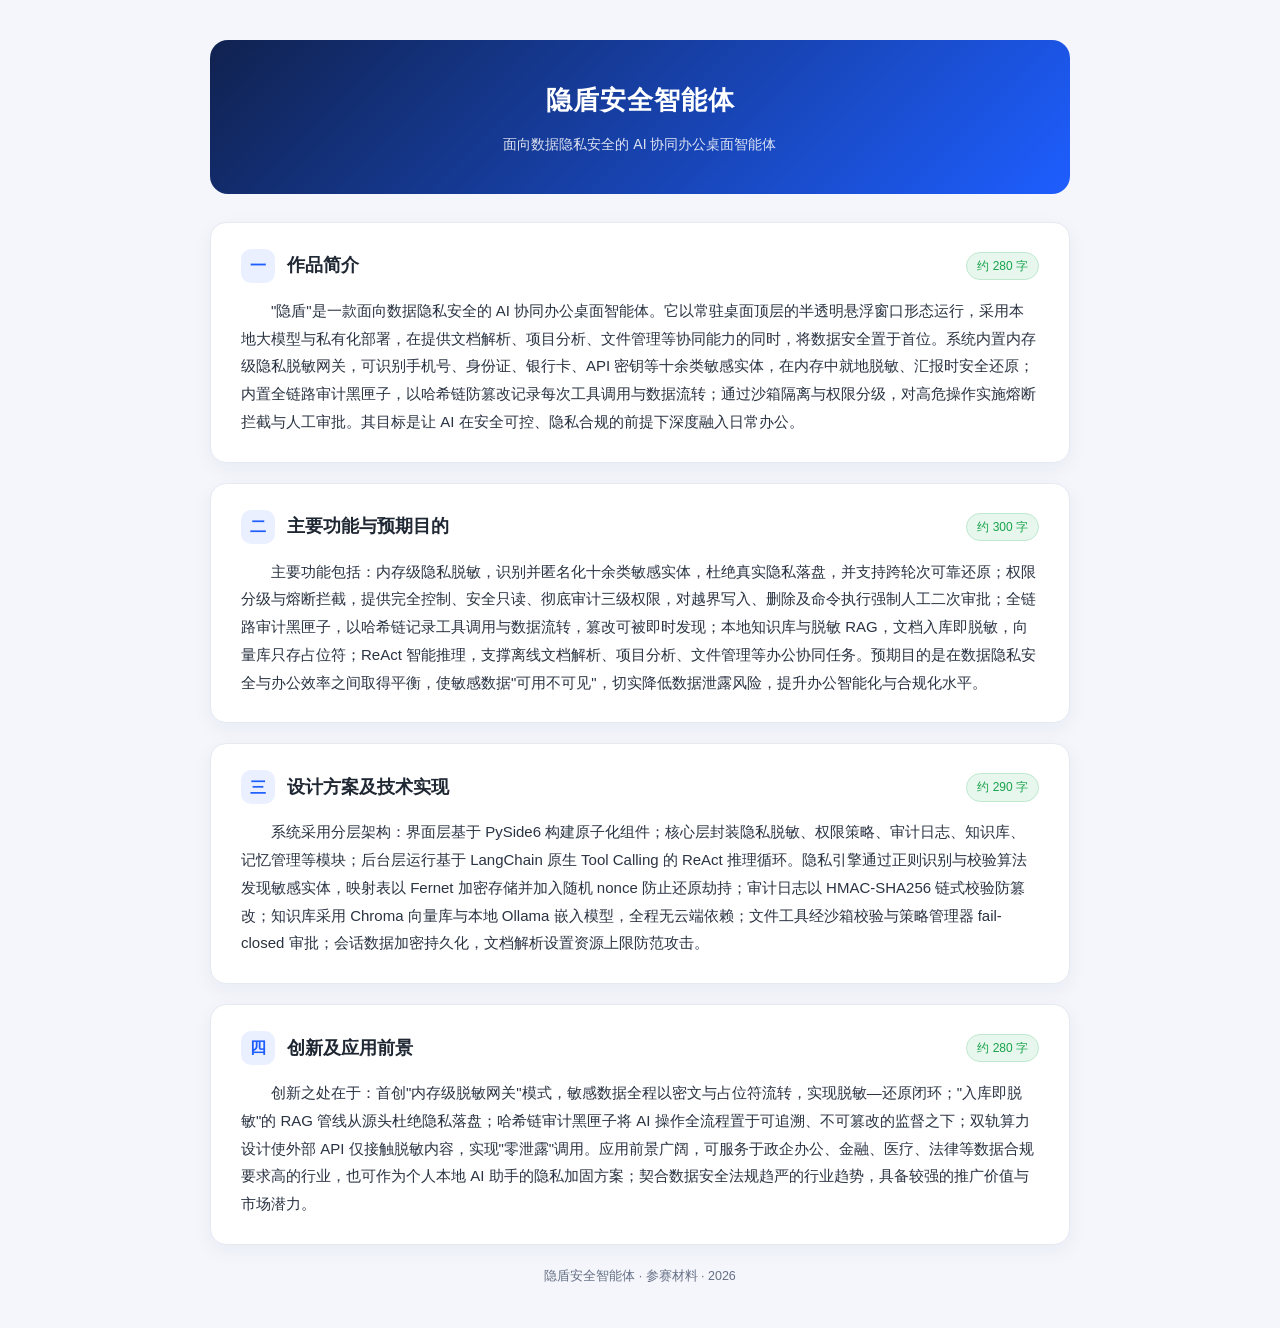
<file: 作品简介（隐盾安全智能体）.html>
<!DOCTYPE html>
<html lang="zh-CN">
<head>
<meta charset="UTF-8">
<meta name="viewport" content="width=device-width, initial-scale=1.0">
<title>隐盾安全智能体 · 参赛材料</title>
<style>
  :root {
    --bg: #f4f6fb;
    --card: #ffffff;
    --ink: #1f2733;
    --sub: #667085;
    --line: #e4e9f2;
    --brand: #1e5eff;
    --brand-soft: #eaf0ff;
    --badge: #16a34a;
  }
  * { margin: 0; padding: 0; box-sizing: border-box; }
  body {
    font-family: "Microsoft YaHei", "PingFang SC", "Noto Sans CJK SC", sans-serif;
    background: var(--bg);
    color: var(--ink);
    line-height: 1.85;
    padding: 40px 16px;
  }
  .wrap { max-width: 860px; margin: 0 auto; }
  header {
    text-align: center;
    padding: 36px 24px;
    background: linear-gradient(135deg, #10224f 0%, #1e5eff 100%);
    border-radius: 18px;
    color: #fff;
    margin-bottom: 28px;
  }
  header h1 { font-size: 26px; letter-spacing: 1px; margin-bottom: 8px; }
  header p { opacity: .85; font-size: 14px; }
  .card {
    background: var(--card);
    border: 1px solid var(--line);
    border-radius: 16px;
    padding: 26px 30px;
    margin-bottom: 20px;
    box-shadow: 0 6px 20px rgba(20,40,90,.05);
  }
  .card-head { display: flex; align-items: center; gap: 12px; margin-bottom: 14px; }
  .card-head .num {
    width: 34px; height: 34px; border-radius: 10px;
    background: var(--brand-soft); color: var(--brand);
    display: flex; align-items: center; justify-content: center;
    font-weight: 700; font-size: 16px; flex-shrink: 0;
  }
  .card-head h2 { font-size: 18px; font-weight: 700; }
  .badge {
    margin-left: auto;
    font-size: 12px; color: var(--badge);
    background: #e8f7ee; border: 1px solid #bfe8cf;
    padding: 2px 10px; border-radius: 999px; white-space: nowrap;
  }
  .card p { font-size: 15px; text-indent: 2em; color: #2a3342; }
  .foot {
    text-align: center; color: var(--sub); font-size: 12.5px; margin-top: 6px;
  }
  @media (max-width: 560px) {
    body { padding: 20px 10px; }
    .card { padding: 20px; }
    header h1 { font-size: 21px; }
  }
</style>
</head>
<body>
<div class="wrap">

  <header>
    <h1>隐盾安全智能体</h1>
    <p>面向数据隐私安全的 AI 协同办公桌面智能体</p>
  </header>

  <div class="card">
    <div class="card-head"><span class="num">一</span><h2>作品简介</h2><span class="badge">约 280 字</span></div>
    <p>"隐盾"是一款面向数据隐私安全的 AI 协同办公桌面智能体。它以常驻桌面顶层的半透明悬浮窗口形态运行，采用本地大模型与私有化部署，在提供文档解析、项目分析、文件管理等协同能力的同时，将数据安全置于首位。系统内置内存级隐私脱敏网关，可识别手机号、身份证、银行卡、API 密钥等十余类敏感实体，在内存中就地脱敏、汇报时安全还原；内置全链路审计黑匣子，以哈希链防篡改记录每次工具调用与数据流转；通过沙箱隔离与权限分级，对高危操作实施熔断拦截与人工审批。其目标是让 AI 在安全可控、隐私合规的前提下深度融入日常办公。</p>
  </div>

  <div class="card">
    <div class="card-head"><span class="num">二</span><h2>主要功能与预期目的</h2><span class="badge">约 300 字</span></div>
    <p>主要功能包括：内存级隐私脱敏，识别并匿名化十余类敏感实体，杜绝真实隐私落盘，并支持跨轮次可靠还原；权限分级与熔断拦截，提供完全控制、安全只读、彻底审计三级权限，对越界写入、删除及命令执行强制人工二次审批；全链路审计黑匣子，以哈希链记录工具调用与数据流转，篡改可被即时发现；本地知识库与脱敏 RAG，文档入库即脱敏，向量库只存占位符；ReAct 智能推理，支撑离线文档解析、项目分析、文件管理等办公协同任务。预期目的是在数据隐私安全与办公效率之间取得平衡，使敏感数据"可用不可见"，切实降低数据泄露风险，提升办公智能化与合规化水平。</p>
  </div>

  <div class="card">
    <div class="card-head"><span class="num">三</span><h2>设计方案及技术实现</h2><span class="badge">约 290 字</span></div>
    <p>系统采用分层架构：界面层基于 PySide6 构建原子化组件；核心层封装隐私脱敏、权限策略、审计日志、知识库、记忆管理等模块；后台层运行基于 LangChain 原生 Tool Calling 的 ReAct 推理循环。隐私引擎通过正则识别与校验算法发现敏感实体，映射表以 Fernet 加密存储并加入随机 nonce 防止还原劫持；审计日志以 HMAC-SHA256 链式校验防篡改；知识库采用 Chroma 向量库与本地 Ollama 嵌入模型，全程无云端依赖；文件工具经沙箱校验与策略管理器 fail-closed 审批；会话数据加密持久化，文档解析设置资源上限防范攻击。</p>
  </div>

  <div class="card">
    <div class="card-head"><span class="num">四</span><h2>创新及应用前景</h2><span class="badge">约 280 字</span></div>
    <p>创新之处在于：首创"内存级脱敏网关"模式，敏感数据全程以密文与占位符流转，实现脱敏—还原闭环；"入库即脱敏"的 RAG 管线从源头杜绝隐私落盘；哈希链审计黑匣子将 AI 操作全流程置于可追溯、不可篡改的监督之下；双轨算力设计使外部 API 仅接触脱敏内容，实现"零泄露"调用。应用前景广阔，可服务于政企办公、金融、医疗、法律等数据合规要求高的行业，也可作为个人本地 AI 助手的隐私加固方案；契合数据安全法规趋严的行业趋势，具备较强的推广价值与市场潜力。</p>
  </div>

  <div class="foot">隐盾安全智能体 · 参赛材料 · 2026</div>
</div>
</body>
</html>
</file>
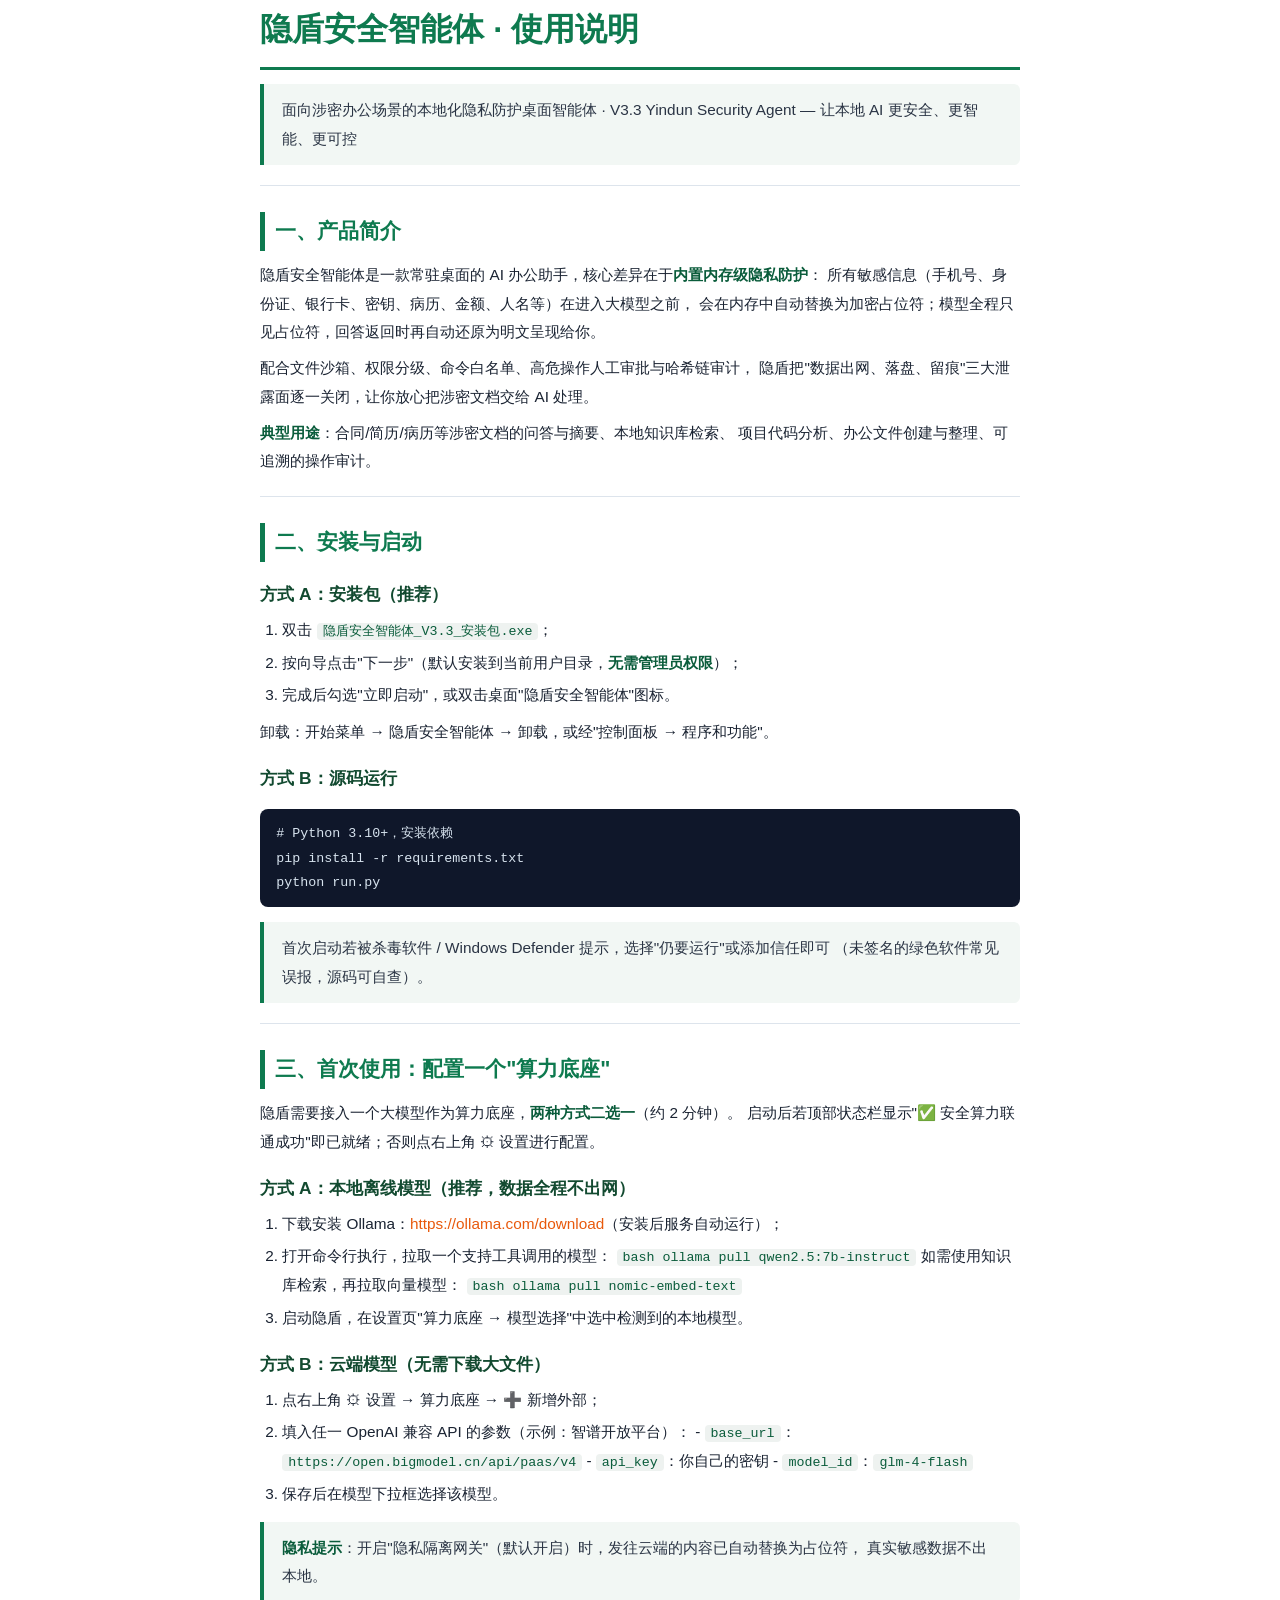
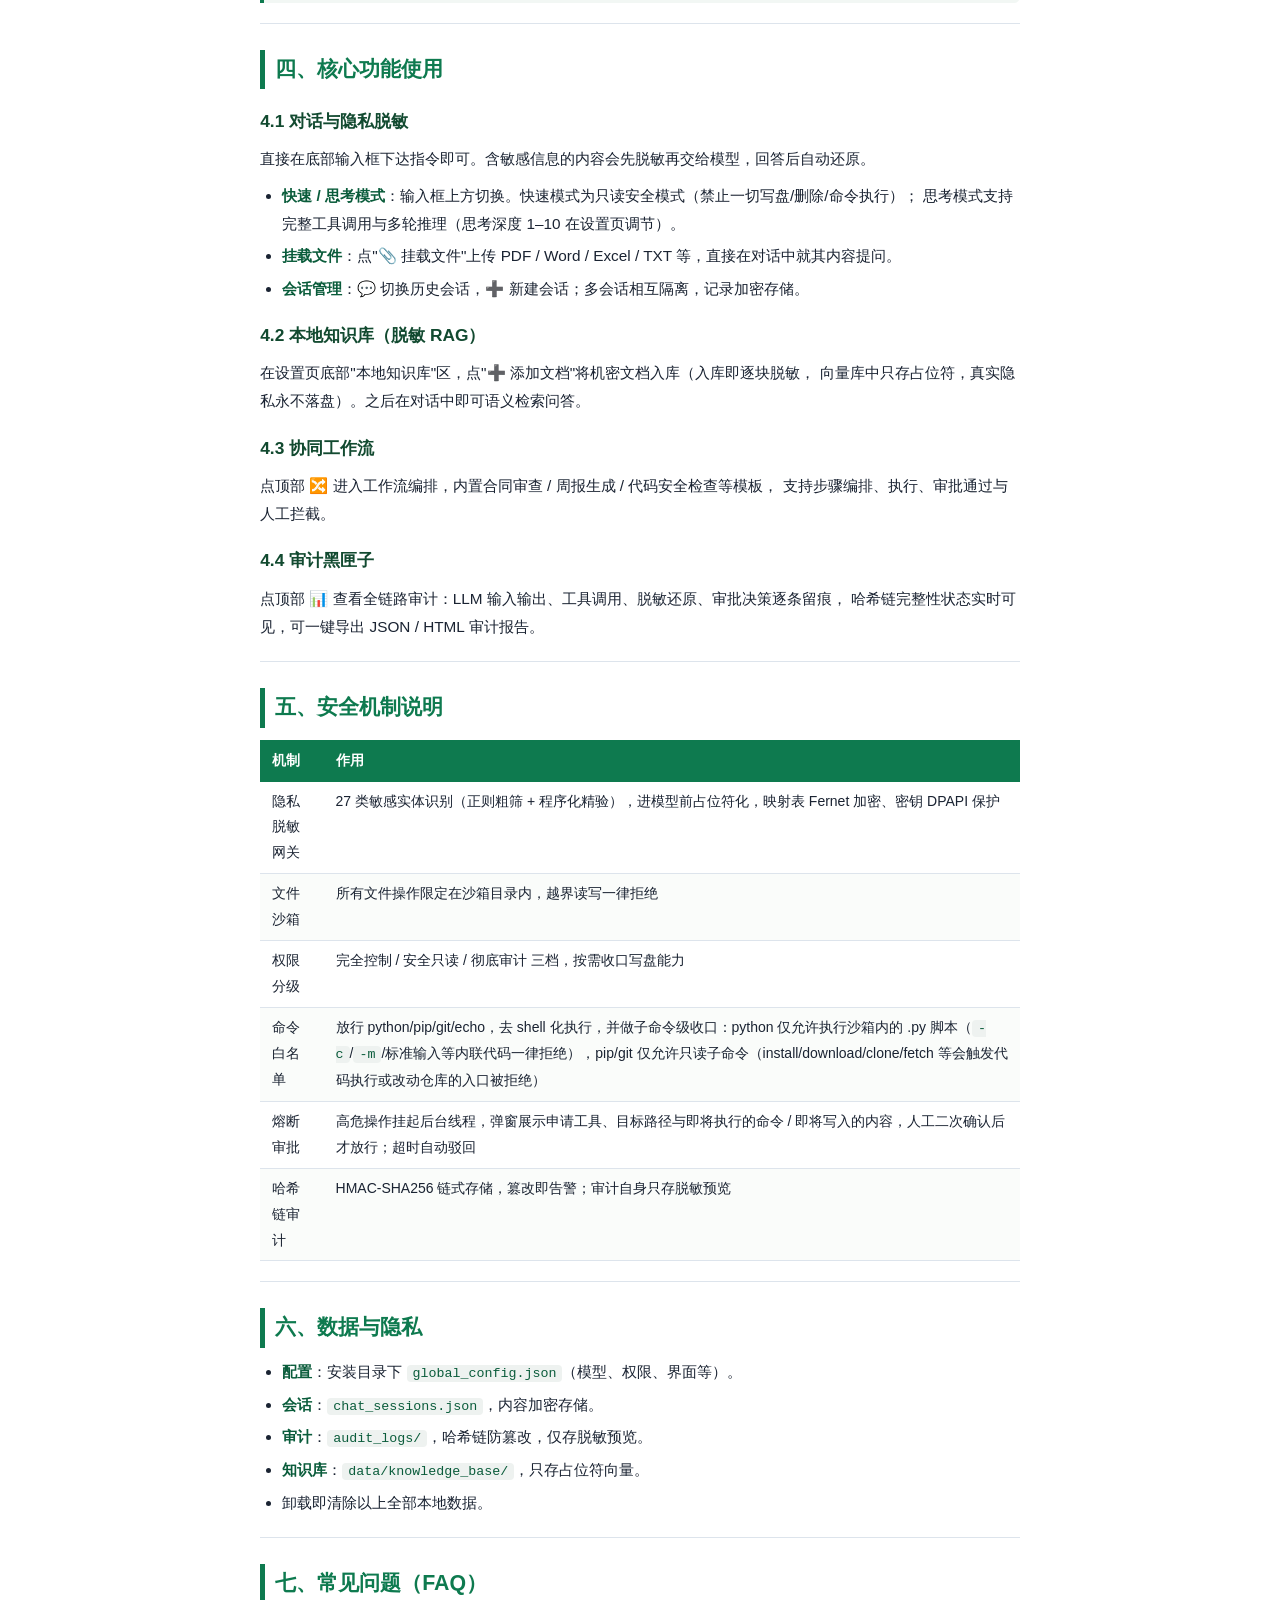
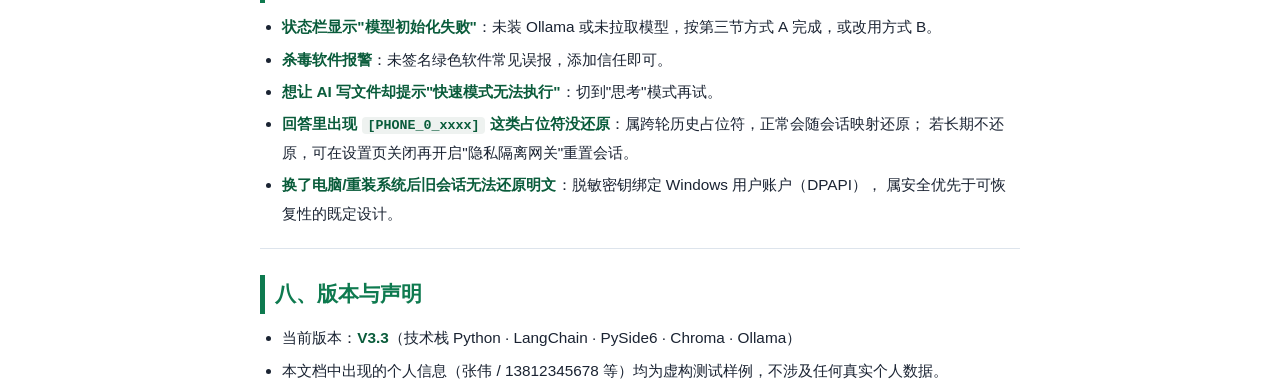
<file: 使用说明.html>
<!DOCTYPE html><html lang="zh-CN"><head><meta charset="utf-8"><title>doc</title><style>
:root{--ink:#1a2332;--prim:#0e7a4f;--acc:#e8590c;--mut:#6b7a72;--line:#dde4ec;--tint:#f2f7f4;}
*{box-sizing:border-box;}
body{font-family:"Microsoft YaHei","PingFang SC",sans-serif;color:var(--ink);line-height:1.85;font-size:11.5pt;margin:0;}
.page{max-width:820px;margin:0 auto;padding:0 8mm;}
h1{font-size:24pt;color:var(--prim);border-bottom:3px solid var(--prim);padding-bottom:8px;margin:0 0 4px;}
h1+p{color:var(--mut);font-size:10.5pt;margin:0 0 6px;}
blockquote{margin:14px 0;padding:10px 18px;background:var(--tint);border-left:4px solid var(--prim);color:#2a3444;border-radius:0 6px 6px 0;}
blockquote p{margin:2px 0;}
h2{font-size:16pt;color:var(--prim);margin:26px 0 10px;padding-left:10px;border-left:5px solid var(--prim);}
h3{font-size:13pt;color:#124a30;margin:16px 0 6px;}
p{margin:8px 0;} a{color:var(--acc);text-decoration:none;word-break:break-all;}
ul,ol{margin:6px 0;padding-left:22px;} li{margin:4px 0;}
code{background:#eef2f0;color:#0a5c3b;padding:1px 6px;border-radius:4px;font-family:Consolas,monospace;font-size:10pt;}
pre{background:#0f172a;color:#d7e3ee;padding:12px 16px;border-radius:8px;overflow-x:auto;line-height:1.6;}
pre code{background:none;color:inherit;padding:0;}
table{border-collapse:collapse;width:100%;margin:12px 0;font-size:10.5pt;}
th{background:var(--prim);color:#fff;text-align:left;padding:8px 12px;}
td{border-bottom:1px solid var(--line);padding:7px 12px;vertical-align:top;}
tr:nth-child(even) td{background:#fafcfa;} hr{border:none;border-top:1px solid var(--line);margin:20px 0;}
strong{color:#0a5c3b;} @page{size:A4;margin:16mm 12mm;} h2{page-break-after:avoid;} table,pre,blockquote{page-break-inside:avoid;}
</style></head><body><div class="page"><h1>隐盾安全智能体 · 使用说明</h1>
<blockquote>
<p>面向涉密办公场景的本地化隐私防护桌面智能体 · V3.3
Yindun Security Agent — 让本地 AI 更安全、更智能、更可控</p>
</blockquote>
<hr />
<h2>一、产品简介</h2>
<p>隐盾安全智能体是一款常驻桌面的 AI 办公助手，核心差异在于<strong>内置内存级隐私防护</strong>：
所有敏感信息（手机号、身份证、银行卡、密钥、病历、金额、人名等）在进入大模型之前，
会在内存中自动替换为加密占位符；模型全程只见占位符，回答返回时再自动还原为明文呈现给你。</p>
<p>配合文件沙箱、权限分级、命令白名单、高危操作人工审批与哈希链审计，
隐盾把"数据出网、落盘、留痕"三大泄露面逐一关闭，让你放心把涉密文档交给 AI 处理。</p>
<p><strong>典型用途</strong>：合同/简历/病历等涉密文档的问答与摘要、本地知识库检索、
项目代码分析、办公文件创建与整理、可追溯的操作审计。</p>
<hr />
<h2>二、安装与启动</h2>
<h3>方式 A：安装包（推荐）</h3>
<ol>
<li>双击 <code>隐盾安全智能体_V3.3_安装包.exe</code>；</li>
<li>按向导点击"下一步"（默认安装到当前用户目录，<strong>无需管理员权限</strong>）；</li>
<li>完成后勾选"立即启动"，或双击桌面"隐盾安全智能体"图标。</li>
</ol>
<p>卸载：开始菜单 → 隐盾安全智能体 → 卸载，或经"控制面板 → 程序和功能"。</p>
<h3>方式 B：源码运行</h3>
<pre><code class="language-bash"># Python 3.10+，安装依赖
pip install -r requirements.txt
python run.py
</code></pre>
<blockquote>
<p>首次启动若被杀毒软件 / Windows Defender 提示，选择"仍要运行"或添加信任即可
（未签名的绿色软件常见误报，源码可自查）。</p>
</blockquote>
<hr />
<h2>三、首次使用：配置一个"算力底座"</h2>
<p>隐盾需要接入一个大模型作为算力底座，<strong>两种方式二选一</strong>（约 2 分钟）。
启动后若顶部状态栏显示"✅ 安全算力联通成功"即已就绪；否则点右上角 ⚙ 设置进行配置。</p>
<h3>方式 A：本地离线模型（推荐，数据全程不出网）</h3>
<ol>
<li>下载安装 Ollama：<a href="https://ollama.com/download">https://ollama.com/download</a>（安装后服务自动运行）；</li>
<li>打开命令行执行，拉取一个支持工具调用的模型：
   <code>bash
   ollama pull qwen2.5:7b-instruct</code>
   如需使用知识库检索，再拉取向量模型：
   <code>bash
   ollama pull nomic-embed-text</code></li>
<li>启动隐盾，在设置页"算力底座 → 模型选择"中选中检测到的本地模型。</li>
</ol>
<h3>方式 B：云端模型（无需下载大文件）</h3>
<ol>
<li>点右上角 ⚙ 设置 → 算力底座 → ➕ 新增外部；</li>
<li>填入任一 OpenAI 兼容 API 的参数（示例：智谱开放平台）：
   - <code>base_url</code>：<code>https://open.bigmodel.cn/api/paas/v4</code>
   - <code>api_key</code>：你自己的密钥
   - <code>model_id</code>：<code>glm-4-flash</code></li>
<li>保存后在模型下拉框选择该模型。</li>
</ol>
<blockquote>
<p><strong>隐私提示</strong>：开启"隐私隔离网关"（默认开启）时，发往云端的内容已自动替换为占位符，
真实敏感数据不出本地。</p>
</blockquote>
<hr />
<h2>四、核心功能使用</h2>
<h3>4.1 对话与隐私脱敏</h3>
<p>直接在底部输入框下达指令即可。含敏感信息的内容会先脱敏再交给模型，回答后自动还原。</p>
<ul>
<li><strong>快速 / 思考模式</strong>：输入框上方切换。快速模式为只读安全模式（禁止一切写盘/删除/命令执行）；
  思考模式支持完整工具调用与多轮推理（思考深度 1–10 在设置页调节）。</li>
<li><strong>挂载文件</strong>：点"📎 挂载文件"上传 PDF / Word / Excel / TXT 等，直接在对话中就其内容提问。</li>
<li><strong>会话管理</strong>：💬 切换历史会话，➕ 新建会话；多会话相互隔离，记录加密存储。</li>
</ul>
<h3>4.2 本地知识库（脱敏 RAG）</h3>
<p>在设置页底部"本地知识库"区，点"➕ 添加文档"将机密文档入库（入库即逐块脱敏，
向量库中只存占位符，真实隐私永不落盘）。之后在对话中即可语义检索问答。</p>
<h3>4.3 协同工作流</h3>
<p>点顶部 🔀 进入工作流编排，内置合同审查 / 周报生成 / 代码安全检查等模板，
支持步骤编排、执行、审批通过与人工拦截。</p>
<h3>4.4 审计黑匣子</h3>
<p>点顶部 📊 查看全链路审计：LLM 输入输出、工具调用、脱敏还原、审批决策逐条留痕，
哈希链完整性状态实时可见，可一键导出 JSON / HTML 审计报告。</p>
<hr />
<h2>五、安全机制说明</h2>
<table>
<thead>
<tr>
<th>机制</th>
<th>作用</th>
</tr>
</thead>
<tbody>
<tr>
<td>隐私脱敏网关</td>
<td>27 类敏感实体识别（正则粗筛 + 程序化精验），进模型前占位符化，映射表 Fernet 加密、密钥 DPAPI 保护</td>
</tr>
<tr>
<td>文件沙箱</td>
<td>所有文件操作限定在沙箱目录内，越界读写一律拒绝</td>
</tr>
<tr>
<td>权限分级</td>
<td>完全控制 / 安全只读 / 彻底审计 三档，按需收口写盘能力</td>
</tr>
<tr>
<td>命令白名单</td>
<td>放行 python/pip/git/echo，去 shell 化执行，并做子命令级收口：python 仅允许执行沙箱内的 .py 脚本（<code>-c</code>/<code>-m</code>/标准输入等内联代码一律拒绝），pip/git 仅允许只读子命令（install/download/clone/fetch 等会触发代码执行或改动仓库的入口被拒绝）</td>
</tr>
<tr>
<td>熔断审批</td>
<td>高危操作挂起后台线程，弹窗展示申请工具、目标路径与即将执行的命令 / 即将写入的内容，人工二次确认后才放行；超时自动驳回</td>
</tr>
<tr>
<td>哈希链审计</td>
<td>HMAC-SHA256 链式存储，篡改即告警；审计自身只存脱敏预览</td>
</tr>
</tbody>
</table>
<hr />
<h2>六、数据与隐私</h2>
<ul>
<li><strong>配置</strong>：安装目录下 <code>global_config.json</code>（模型、权限、界面等）。</li>
<li><strong>会话</strong>：<code>chat_sessions.json</code>，内容加密存储。</li>
<li><strong>审计</strong>：<code>audit_logs/</code>，哈希链防篡改，仅存脱敏预览。</li>
<li><strong>知识库</strong>：<code>data/knowledge_base/</code>，只存占位符向量。</li>
<li>卸载即清除以上全部本地数据。</li>
</ul>
<hr />
<h2>七、常见问题（FAQ）</h2>
<ul>
<li><strong>状态栏显示"模型初始化失败"</strong>：未装 Ollama 或未拉取模型，按第三节方式 A 完成，或改用方式 B。</li>
<li><strong>杀毒软件报警</strong>：未签名绿色软件常见误报，添加信任即可。</li>
<li><strong>想让 AI 写文件却提示"快速模式无法执行"</strong>：切到"思考"模式再试。</li>
<li><strong>回答里出现 <code>[PHONE_0_xxxx]</code> 这类占位符没还原</strong>：属跨轮历史占位符，正常会随会话映射还原；
  若长期不还原，可在设置页关闭再开启"隐私隔离网关"重置会话。</li>
<li><strong>换了电脑/重装系统后旧会话无法还原明文</strong>：脱敏密钥绑定 Windows 用户账户（DPAPI），
  属安全优先于可恢复性的既定设计。</li>
</ul>
<hr />
<h2>八、版本与声明</h2>
<ul>
<li>当前版本：<strong>V3.3</strong>（技术栈 Python · LangChain · PySide6 · Chroma · Ollama）</li>
<li>本文档中出现的个人信息（张伟 / 13812345678 等）均为虚构测试样例，不涉及任何真实个人数据。</li>
</ul></div></body></html>
</file>
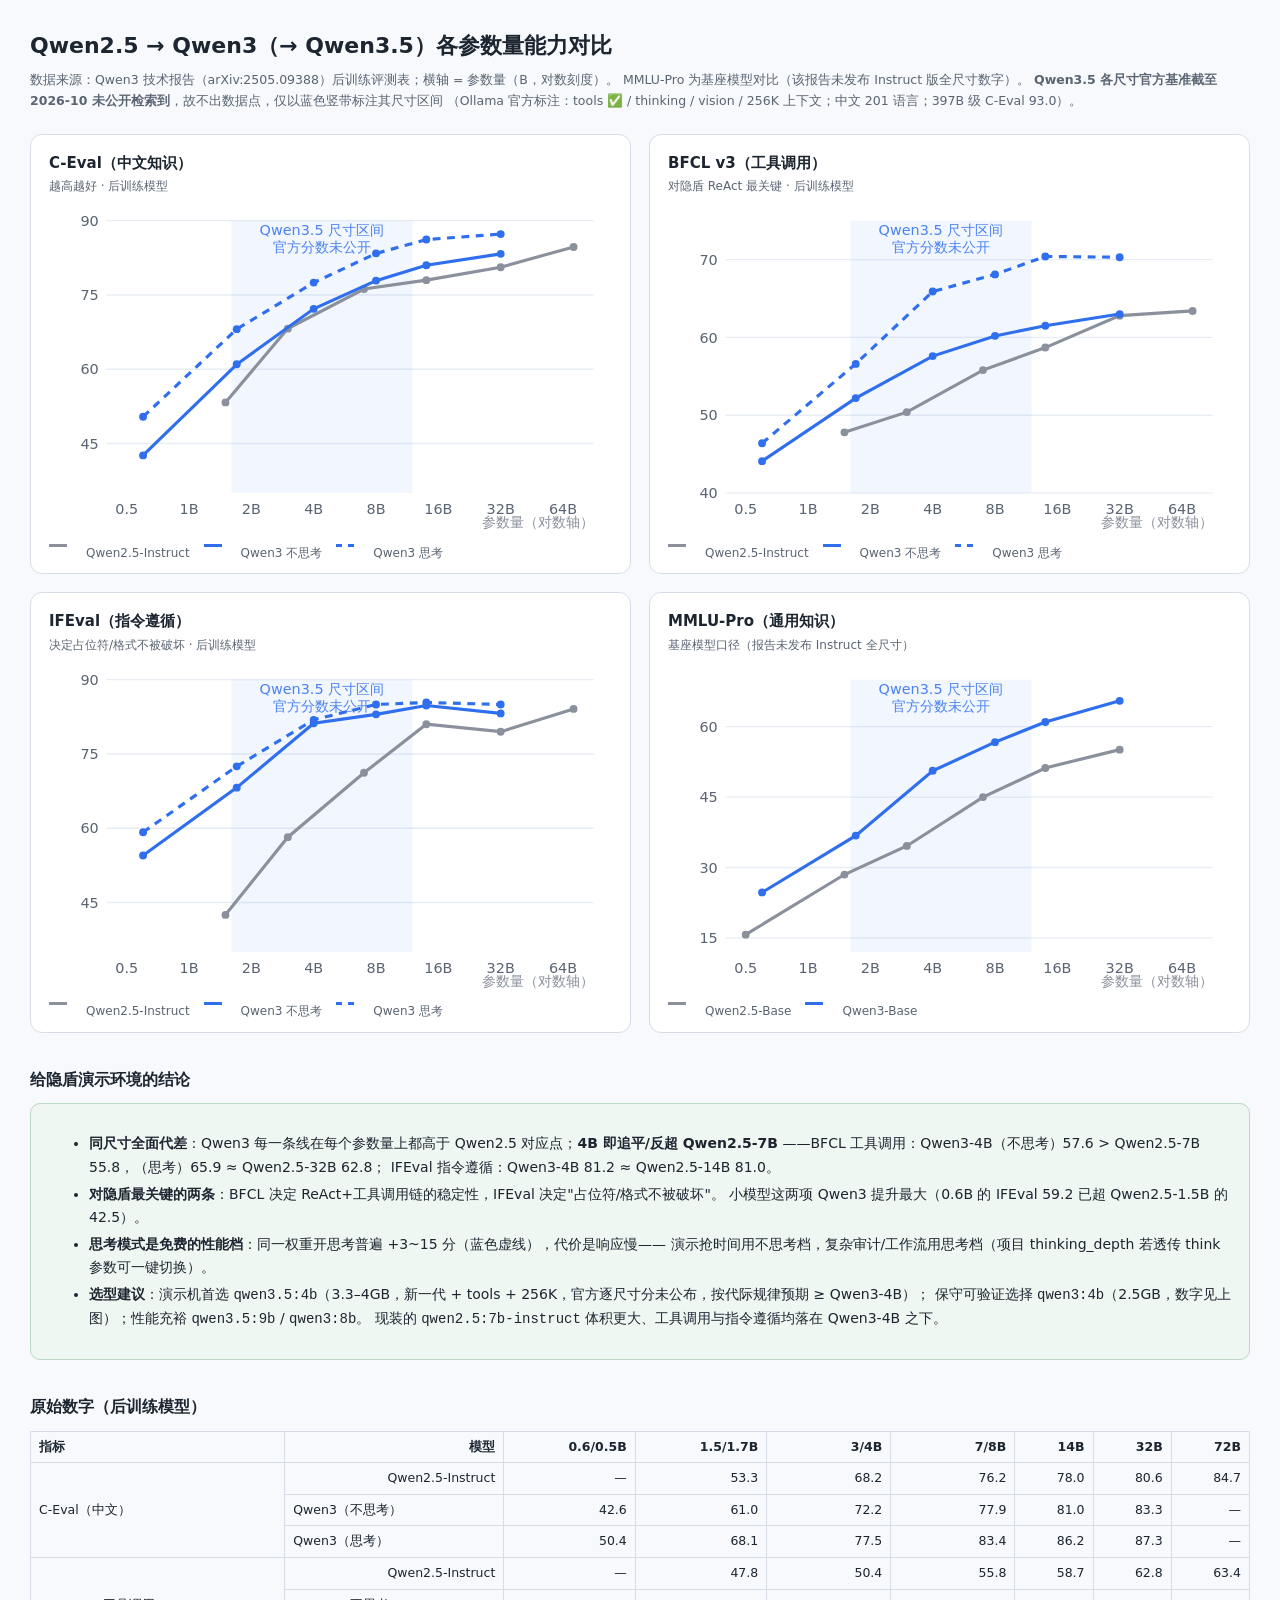
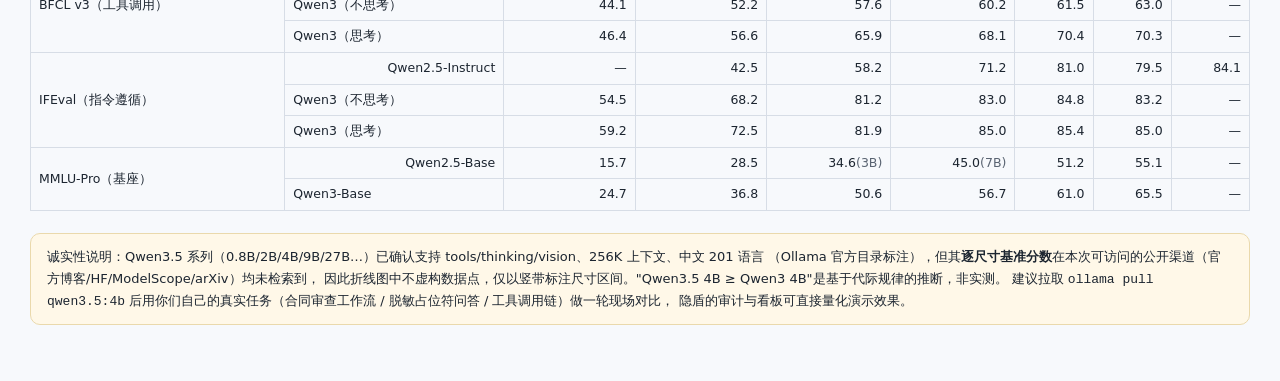
<file: docs/Qwen2.5-Qwen3-Qwen3.5_性能折线对比.html>
<!DOCTYPE html>
<html lang="zh-CN">
<head>
<meta charset="utf-8">
<title>Qwen2.5 → Qwen3（→ Qwen3.5）各参数量性能折线对比</title>
<style>
  :root { --ink:#1c2530; --sub:#5a6472; --line:#d7dde6; --bg:#f7f9fc; --card:#fff; --blue:#2f6fed; --gray:#8a909c; --green:#187f4a; --amber:#b7791f; }
  * { box-sizing: border-box; }
  body { margin:0; padding:28px 30px 60px; background:var(--bg); color:var(--ink);
         font:14px/1.65 "Microsoft YaHei","PingFang SC",system-ui,sans-serif; }
  h1 { font-size:22px; margin:0 0 6px; }
  h2 { font-size:16px; margin:34px 0 10px; }
  .meta { color:var(--sub); font-size:12.5px; margin-bottom:22px; }
  .grid { display:grid; grid-template-columns:repeat(auto-fit,minmax(430px,1fr)); gap:18px; }
  .card { background:var(--card); border:1px solid var(--line); border-radius:12px; padding:16px 18px 10px; }
  .card h3 { margin:0 0 2px; font-size:15px; }
  .card .sub { color:var(--sub); font-size:12px; margin-bottom:8px; }
  .legend { display:flex; gap:14px; flex-wrap:wrap; font-size:12px; color:var(--sub); margin-top:4px; }
  .legend i { display:inline-block; width:18px; height:0; border-top:3px solid; vertical-align:middle; margin-right:5px; }
  .note { background:#fff8e8; border:1px solid #ead9ac; border-radius:10px; padding:12px 16px; font-size:13px; }
  .take { background:#eef7f1; border:1px solid #bcd9c6; border-radius:10px; padding:14px 18px; }
  .take li { margin:4px 0; }
  table { border-collapse:collapse; font-size:12.5px; width:100%; }
  th,td { border:1px solid var(--line); padding:5px 8px; text-align:right; }
  th:first-child, td:first-child { text-align:left; }
  .band { fill:#2f6fed; opacity:.06; }
  .bandtxt { fill:var(--blue); font-size:11px; opacity:.85; }
  svg text { font-family:inherit; }
</style>
</head>
<body>
<h1>Qwen2.5 → Qwen3（→ Qwen3.5）各参数量能力对比</h1>
<div class="meta">
  数据来源：Qwen3 技术报告（arXiv:2505.09388）后训练评测表；横轴 = 参数量（B，对数刻度）。
  MMLU-Pro 为基座模型对比（该报告未发布 Instruct 版全尺寸数字）。
  <b>Qwen3.5 各尺寸官方基准截至 2026-10 未公开检索到</b>，故不出数据点，仅以蓝色竖带标注其尺寸区间
  （Ollama 官方标注：tools ✅ / thinking / vision / 256K 上下文；中文 201 语言；397B 级 C-Eval 93.0）。
</div>

<div class="grid" id="grid"></div>

<h2>给隐盾演示环境的结论</h2>
<div class="take">
  <ul>
    <li><b>同尺寸全面代差</b>：Qwen3 每一条线在每个参数量上都高于 Qwen2.5 对应点；<b>4B 即追平/反超 Qwen2.5-7B</b>
        ——BFCL 工具调用：Qwen3-4B（不思考）57.6 &gt; Qwen2.5-7B 55.8，（思考）65.9 ≈ Qwen2.5-32B 62.8；
        IFEval 指令遵循：Qwen3-4B 81.2 ≈ Qwen2.5-14B 81.0。</li>
    <li><b>对隐盾最关键的两条</b>：BFCL 决定 ReAct+工具调用链的稳定性，IFEval 决定"占位符/格式不被破坏"。
        小模型这两项 Qwen3 提升最大（0.6B 的 IFEval 59.2 已超 Qwen2.5-1.5B 的 42.5）。</li>
    <li><b>思考模式是免费的性能档</b>：同一权重开思考普遍 +3~15 分（蓝色虚线），代价是响应慢——
        演示抢时间用不思考档，复杂审计/工作流用思考档（项目 thinking_depth 若透传 think 参数可一键切换）。</li>
    <li><b>选型建议</b>：演示机首选 <code>qwen3.5:4b</code>（3.3–4GB，新一代 + tools + 256K，官方逐尺寸分未公布，按代际规律预期 ≥ Qwen3-4B）；
        保守可验证选择 <code>qwen3:4b</code>（2.5GB，数字见上图）；性能充裕 <code>qwen3.5:9b</code> / <code>qwen3:8b</code>。
        现装的 <code>qwen2.5:7b-instruct</code> 体积更大、工具调用与指令遵循均落在 Qwen3-4B 之下。</li>
  </ul>
</div>

<h2>原始数字（后训练模型）</h2>
<table>
<tr><th>指标</th><th>模型</th><th>0.6/0.5B</th><th>1.5/1.7B</th><th>3/4B</th><th>7/8B</th><th>14B</th><th>32B</th><th>72B</th></tr>
<tr><td rowspan="3">C-Eval（中文）</td><td>Qwen2.5-Instruct</td><td>—</td><td>53.3</td><td>68.2</td><td>76.2</td><td>78.0</td><td>80.6</td><td>84.7</td></tr>
<tr><td>Qwen3（不思考）</td><td>42.6</td><td>61.0</td><td>72.2</td><td>77.9</td><td>81.0</td><td>83.3</td><td>—</td></tr>
<tr><td>Qwen3（思考）</td><td>50.4</td><td>68.1</td><td>77.5</td><td>83.4</td><td>86.2</td><td>87.3</td><td>—</td></tr>
<tr><td rowspan="3">BFCL v3（工具调用）</td><td>Qwen2.5-Instruct</td><td>—</td><td>47.8</td><td>50.4</td><td>55.8</td><td>58.7</td><td>62.8</td><td>63.4</td></tr>
<tr><td>Qwen3（不思考）</td><td>44.1</td><td>52.2</td><td>57.6</td><td>60.2</td><td>61.5</td><td>63.0</td><td>—</td></tr>
<tr><td>Qwen3（思考）</td><td>46.4</td><td>56.6</td><td>65.9</td><td>68.1</td><td>70.4</td><td>70.3</td><td>—</td></tr>
<tr><td rowspan="3">IFEval（指令遵循）</td><td>Qwen2.5-Instruct</td><td>—</td><td>42.5</td><td>58.2</td><td>71.2</td><td>81.0</td><td>79.5</td><td>84.1</td></tr>
<tr><td>Qwen3（不思考）</td><td>54.5</td><td>68.2</td><td>81.2</td><td>83.0</td><td>84.8</td><td>83.2</td><td>—</td></tr>
<tr><td>Qwen3（思考）</td><td>59.2</td><td>72.5</td><td>81.9</td><td>85.0</td><td>85.4</td><td>85.0</td><td>—</td></tr>
<tr><td rowspan="2">MMLU-Pro（基座）</td><td>Qwen2.5-Base</td><td>15.7</td><td>28.5</td><td>34.6<span style="color:var(--sub)">(3B)</span></td><td>45.0<span style="color:var(--sub)">(7B)</span></td><td>51.2</td><td>55.1</td><td>—</td></tr>
<tr><td>Qwen3-Base</td><td>24.7</td><td>36.8</td><td>50.6</td><td>56.7</td><td>61.0</td><td>65.5</td><td>—</td></tr>
</table>

<script>
const PANELS = [
  { title: "C-Eval（中文知识）", sub: "越高越好 · 后训练模型", ymin: 35, ymax: 90,
    series: [
      { name: "Qwen2.5-Instruct", color: "#8a909c", pts: [[1.5,53.3],[3,68.2],[7,76.2],[14,78.0],[32,80.6],[72,84.7]] },
      { name: "Qwen3 不思考", color: "#2f6fed", pts: [[0.6,42.6],[1.7,61.0],[4,72.2],[8,77.9],[14,81.0],[32,83.3]] },
      { name: "Qwen3 思考", color: "#2f6fed", dash: true, pts: [[0.6,50.4],[1.7,68.1],[4,77.5],[8,83.4],[14,86.2],[32,87.3]] },
    ] },
  { title: "BFCL v3（工具调用）", sub: "对隐盾 ReAct 最关键 · 后训练模型", ymin: 40, ymax: 75,
    series: [
      { name: "Qwen2.5-Instruct", color: "#8a909c", pts: [[1.5,47.8],[3,50.4],[7,55.8],[14,58.7],[32,62.8],[72,63.4]] },
      { name: "Qwen3 不思考", color: "#2f6fed", pts: [[0.6,44.1],[1.7,52.2],[4,57.6],[8,60.2],[14,61.5],[32,63.0]] },
      { name: "Qwen3 思考", color: "#2f6fed", dash: true, pts: [[0.6,46.4],[1.7,56.6],[4,65.9],[8,68.1],[14,70.4],[32,70.3]] },
    ] },
  { title: "IFEval（指令遵循）", sub: "决定占位符/格式不被破坏 · 后训练模型", ymin: 35, ymax: 90,
    series: [
      { name: "Qwen2.5-Instruct", color: "#8a909c", pts: [[1.5,42.5],[3,58.2],[7,71.2],[14,81.0],[32,79.5],[72,84.1]] },
      { name: "Qwen3 不思考", color: "#2f6fed", pts: [[0.6,54.5],[1.7,68.2],[4,81.2],[8,83.0],[14,84.8],[32,83.2]] },
      { name: "Qwen3 思考", color: "#2f6fed", dash: true, pts: [[0.6,59.2],[1.7,72.5],[4,81.9],[8,85.0],[14,85.4],[32,85.0]] },
    ] },
  { title: "MMLU-Pro（通用知识）", sub: "基座模型口径（报告未发布 Instruct 全尺寸）", ymin: 12, ymax: 70,
    series: [
      { name: "Qwen2.5-Base", color: "#8a909c", pts: [[0.5,15.7],[1.5,28.5],[3,34.6],[7,45.0],[14,51.2],[32,55.1]] },
      { name: "Qwen3-Base", color: "#2f6fed", pts: [[0.6,24.7],[1.7,36.8],[4,50.6],[8,56.7],[14,61.0],[32,65.5]] },
    ] },
];
const XMIN = 0.4, XMAX = 90, X_TICKS = [0.5, 1, 2, 4, 8, 16, 32, 64];
const W = 430, H = 250, PAD = { l: 44, r: 14, t: 12, b: 30 };
const lX = (v) => PAD.l + (Math.log10(v) - Math.log10(XMIN)) / (Math.log10(XMAX) - Math.log10(XMIN)) * (W - PAD.l - PAD.r);
const lY = (v, ymin, ymax) => H - PAD.b - (v - ymin) / (ymax - ymin) * (H - PAD.t - PAD.b);

function render(p) {
  const ns = 'http://www.w3.org/2000/svg';
  const svg = document.createElementNS(ns, 'svg');
  svg.setAttribute('viewBox', `0 0 ${W} ${H}`); svg.setAttribute('width', '100%');
  const add = (t, a, txt) => { const e = document.createElementNS(ns, t);
    for (const k in a) e.setAttribute(k, a[k]); if (txt != null) e.textContent = txt; svg.appendChild(e); return e; };
  // y 轴网格 + 刻度
  const step = Math.ceil((p.ymax - p.ymin) / 5 / 5) * 5;
  for (let v = Math.ceil(p.ymin / step) * step; v <= p.ymax; v += step) {
    const y = lY(v, p.ymin, p.ymax);
    add('line', { x1: PAD.l, x2: W - PAD.r, y1: y, y2: y, stroke: '#e8edf3' });
    add('text', { x: PAD.l - 6, y: y + 4, 'text-anchor': 'end', 'font-size': 11, fill: '#5a6472' }, v);
  }
  // x 轴刻度
  for (const v of X_TICKS) {
    const x = lX(v);
    add('text', { x, y: H - PAD.b + 16, 'text-anchor': 'middle', 'font-size': 11, fill: '#5a6472' },
        v >= 1 ? v + 'B' : v);
  }
  add('text', { x: W - PAD.r, y: H - 4, 'text-anchor': 'end', 'font-size': 10.5, fill: '#8a909c' }, '参数量（对数轴）');
  // Qwen3.5 尺寸区间竖带（不出数据点：官方逐尺寸分数未公开）
  const bx1 = lX(1.6), bx2 = lX(12);
  add('rect', { class: 'band', x: bx1, y: PAD.t, width: bx2 - bx1, height: H - PAD.t - PAD.b });
  add('text', { class: 'bandtxt', x: (bx1 + bx2) / 2, y: PAD.t + 11, 'text-anchor': 'middle' }, 'Qwen3.5 尺寸区间');
  add('text', { class: 'bandtxt', x: (bx1 + bx2) / 2, y: PAD.t + 24, 'text-anchor': 'middle', 'font-size': 10 }, '官方分数未公开');
  // 数据线
  for (const s of p.series) {
    const d = s.pts.map(([x, y], i) => (i ? 'L' : 'M') + lX(x).toFixed(1) + ' ' + lY(y, p.ymin, p.ymax).toFixed(1)).join(' ');
    const a = { d, fill: 'none', stroke: s.color, 'stroke-width': 2.4 };
    if (s.dash) a['stroke-dasharray'] = '6 5';
    add('path', a);
    for (const [x, y] of s.pts)
      add('circle', { cx: lX(x), cy: lY(y, p.ymin, p.ymax), r: 3, fill: s.color });
  }
  return svg;
}

const grid = document.getElementById('grid');
for (const p of PANELS) {
  const card = document.createElement('div'); card.className = 'card';
  const h = document.createElement('h3'); h.textContent = p.title; card.appendChild(h);
  const s = document.createElement('div'); s.className = 'sub'; s.textContent = p.sub; card.appendChild(s);
  card.appendChild(render(p));
  const lg = document.createElement('div'); lg.className = 'legend';
  for (const se of p.series) {
    const i = document.createElement('i');
    i.style.borderTopStyle = se.dash ? 'dashed' : 'solid';
    i.style.borderColor = se.color;
    lg.appendChild(i);
    lg.appendChild(document.createTextNode(se.name));
  }
  card.appendChild(lg);
  grid.appendChild(card);
}
</script>
<div class="note" style="margin-top:22px">
  诚实性说明：Qwen3.5 系列（0.8B/2B/4B/9B/27B…）已确认支持 tools/thinking/vision、256K 上下文、中文 201 语言
  （Ollama 官方目录标注），但其<b>逐尺寸基准分数</b>在本次可访问的公开渠道（官方博客/HF/ModelScope/arXiv）均未检索到，
  因此折线图中不虚构数据点，仅以竖带标注尺寸区间。"Qwen3.5 4B ≥ Qwen3 4B"是基于代际规律的推断，非实测。
  建议拉取 <code>ollama pull qwen3.5:4b</code> 后用你们自己的真实任务（合同审查工作流 / 脱敏占位符问答 / 工具调用链）做一轮现场对比，
  隐盾的审计与看板可直接量化演示效果。
</div>
</body>
</html>
</file>
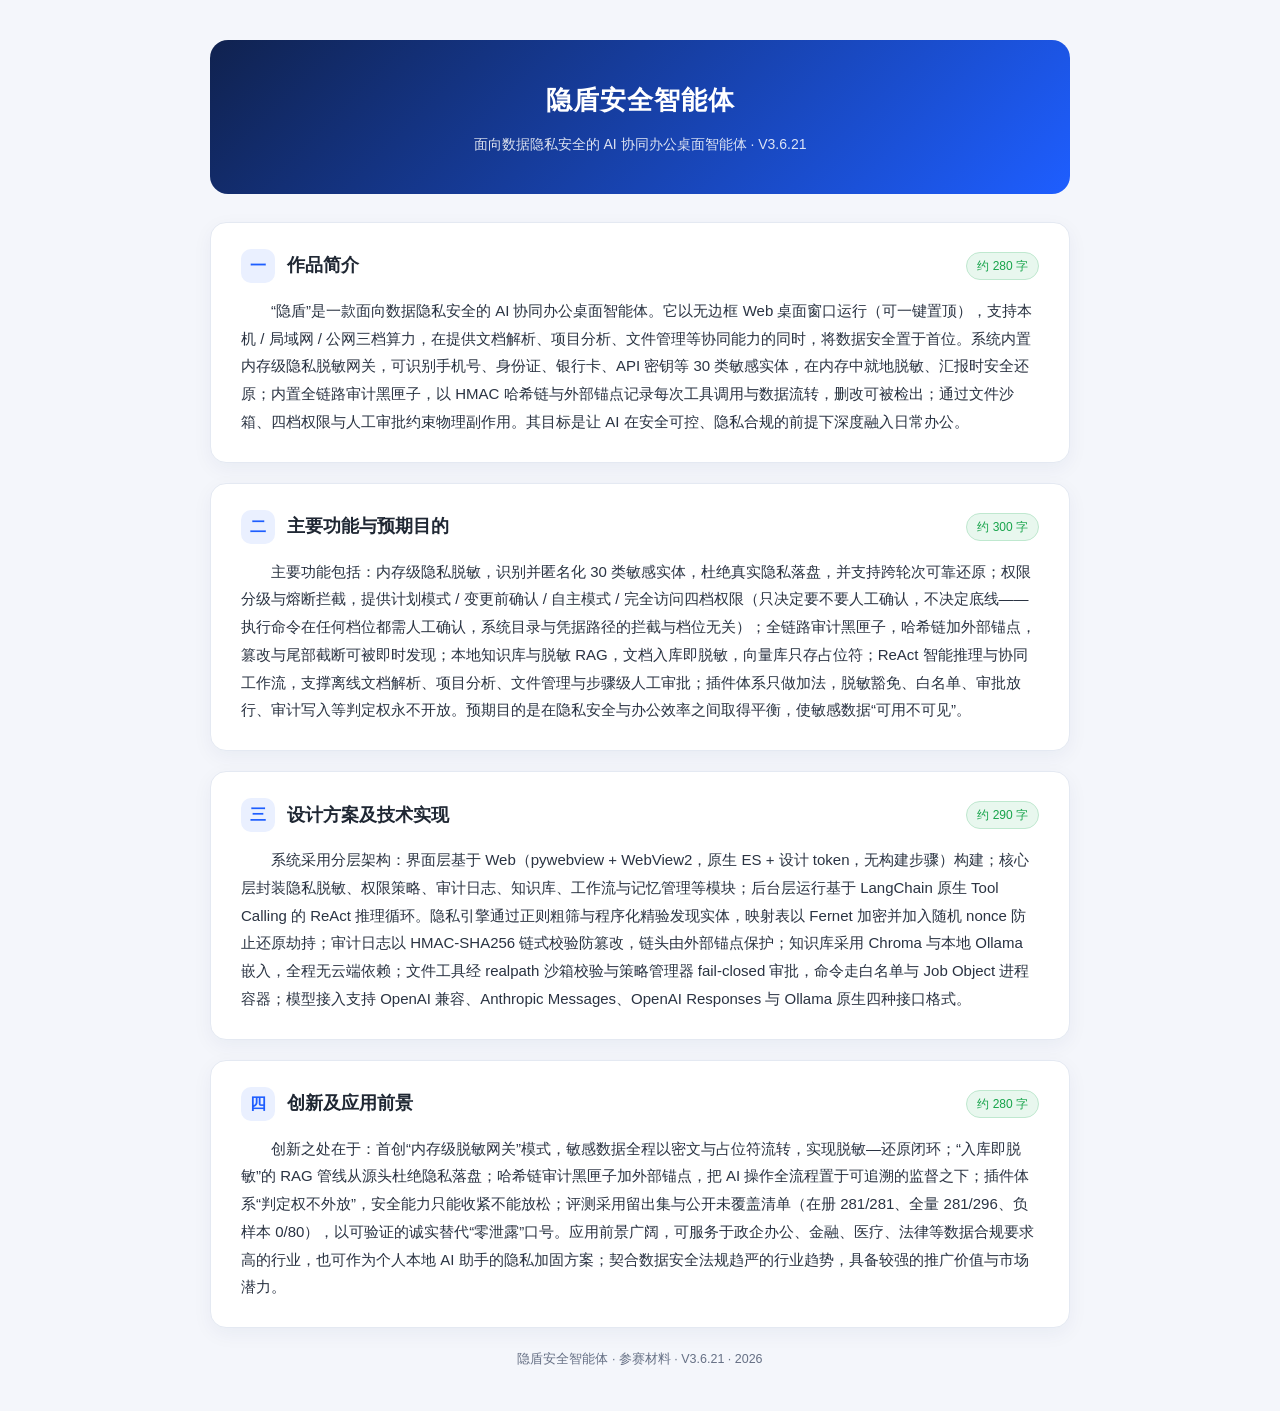
<file: docs/作品简介（隐盾安全智能体）.html>
<!DOCTYPE html>
<html lang="zh-CN">
<head>
<meta charset="UTF-8">
<meta name="viewport" content="width=device-width, initial-scale=1.0">
<title>隐盾安全智能体 · 参赛材料</title>
<style>
  :root {
    --bg: #f4f6fb;
    --card: #ffffff;
    --ink: #1f2733;
    --sub: #667085;
    --line: #e4e9f2;
    --brand: #1e5eff;
    --brand-soft: #eaf0ff;
    --badge: #16a34a;
  }
  * { margin: 0; padding: 0; box-sizing: border-box; }
  body {
    font-family: "Microsoft YaHei", "PingFang SC", "Noto Sans CJK SC", sans-serif;
    background: var(--bg);
    color: var(--ink);
    line-height: 1.85;
    padding: 40px 16px;
  }
  .wrap { max-width: 860px; margin: 0 auto; }
  header {
    text-align: center;
    padding: 36px 24px;
    background: linear-gradient(135deg, #10224f 0%, #1e5eff 100%);
    border-radius: 18px;
    color: #fff;
    margin-bottom: 28px;
  }
  header h1 { font-size: 26px; letter-spacing: 1px; margin-bottom: 8px; }
  header p { opacity: .85; font-size: 14px; }
  .card {
    background: var(--card);
    border: 1px solid var(--line);
    border-radius: 16px;
    padding: 26px 30px;
    margin-bottom: 20px;
    box-shadow: 0 6px 20px rgba(20,40,90,.05);
  }
  .card-head { display: flex; align-items: center; gap: 12px; margin-bottom: 14px; }
  .card-head .num {
    width: 34px; height: 34px; border-radius: 10px;
    background: var(--brand-soft); color: var(--brand);
    display: flex; align-items: center; justify-content: center;
    font-weight: 700; font-size: 16px; flex-shrink: 0;
  }
  .card-head h2 { font-size: 18px; font-weight: 700; }
  .badge {
    margin-left: auto;
    font-size: 12px; color: var(--badge);
    background: #e8f7ee; border: 1px solid #bfe8cf;
    padding: 2px 10px; border-radius: 999px; white-space: nowrap;
  }
  .card p { font-size: 15px; text-indent: 2em; color: #2a3342; }
  .foot {
    text-align: center; color: var(--sub); font-size: 12.5px; margin-top: 6px;
  }
  @media (max-width: 560px) {
    body { padding: 20px 10px; }
    .card { padding: 20px; }
    header h1 { font-size: 21px; }
  }
</style>
</head>
<body>
<div class="wrap">

  <header>
    <h1>隐盾安全智能体</h1>
    <p>面向数据隐私安全的 AI 协同办公桌面智能体 · V3.6.21</p>
  </header>

  <div class="card">
    <div class="card-head"><span class="num">一</span><h2>作品简介</h2><span class="badge">约 280 字</span></div>
    <p>“隐盾”是一款面向数据隐私安全的 AI 协同办公桌面智能体。它以无边框 Web 桌面窗口运行（可一键置顶），支持本机 / 局域网 / 公网三档算力，在提供文档解析、项目分析、文件管理等协同能力的同时，将数据安全置于首位。系统内置内存级隐私脱敏网关，可识别手机号、身份证、银行卡、API 密钥等 30 类敏感实体，在内存中就地脱敏、汇报时安全还原；内置全链路审计黑匣子，以 HMAC 哈希链与外部锚点记录每次工具调用与数据流转，删改可被检出；通过文件沙箱、四档权限与人工审批约束物理副作用。其目标是让 AI 在安全可控、隐私合规的前提下深度融入日常办公。</p>
  </div>

  <div class="card">
    <div class="card-head"><span class="num">二</span><h2>主要功能与预期目的</h2><span class="badge">约 300 字</span></div>
    <p>主要功能包括：内存级隐私脱敏，识别并匿名化 30 类敏感实体，杜绝真实隐私落盘，并支持跨轮次可靠还原；权限分级与熔断拦截，提供计划模式 / 变更前确认 / 自主模式 / 完全访问四档权限（只决定要不要人工确认，不决定底线——执行命令在任何档位都需人工确认，系统目录与凭据路径的拦截与档位无关）；全链路审计黑匣子，哈希链加外部锚点，篡改与尾部截断可被即时发现；本地知识库与脱敏 RAG，文档入库即脱敏，向量库只存占位符；ReAct 智能推理与协同工作流，支撑离线文档解析、项目分析、文件管理与步骤级人工审批；插件体系只做加法，脱敏豁免、白名单、审批放行、审计写入等判定权永不开放。预期目的是在隐私安全与办公效率之间取得平衡，使敏感数据“可用不可见”。</p>
  </div>

  <div class="card">
    <div class="card-head"><span class="num">三</span><h2>设计方案及技术实现</h2><span class="badge">约 290 字</span></div>
    <p>系统采用分层架构：界面层基于 Web（pywebview + WebView2，原生 ES + 设计 token，无构建步骤）构建；核心层封装隐私脱敏、权限策略、审计日志、知识库、工作流与记忆管理等模块；后台层运行基于 LangChain 原生 Tool Calling 的 ReAct 推理循环。隐私引擎通过正则粗筛与程序化精验发现实体，映射表以 Fernet 加密并加入随机 nonce 防止还原劫持；审计日志以 HMAC-SHA256 链式校验防篡改，链头由外部锚点保护；知识库采用 Chroma 与本地 Ollama 嵌入，全程无云端依赖；文件工具经 realpath 沙箱校验与策略管理器 fail-closed 审批，命令走白名单与 Job Object 进程容器；模型接入支持 OpenAI 兼容、Anthropic Messages、OpenAI Responses 与 Ollama 原生四种接口格式。</p>
  </div>

  <div class="card">
    <div class="card-head"><span class="num">四</span><h2>创新及应用前景</h2><span class="badge">约 280 字</span></div>
    <p>创新之处在于：首创“内存级脱敏网关”模式，敏感数据全程以密文与占位符流转，实现脱敏—还原闭环；“入库即脱敏”的 RAG 管线从源头杜绝隐私落盘；哈希链审计黑匣子加外部锚点，把 AI 操作全流程置于可追溯的监督之下；插件体系“判定权不外放”，安全能力只能收紧不能放松；评测采用留出集与公开未覆盖清单（在册 281/281、全量 281/296、负样本 0/80），以可验证的诚实替代“零泄露”口号。应用前景广阔，可服务于政企办公、金融、医疗、法律等数据合规要求高的行业，也可作为个人本地 AI 助手的隐私加固方案；契合数据安全法规趋严的行业趋势，具备较强的推广价值与市场潜力。</p>
  </div>

  <div class="foot">隐盾安全智能体 · 参赛材料 · V3.6.21 · 2026</div>
</div>
</body>
</html>
</file>
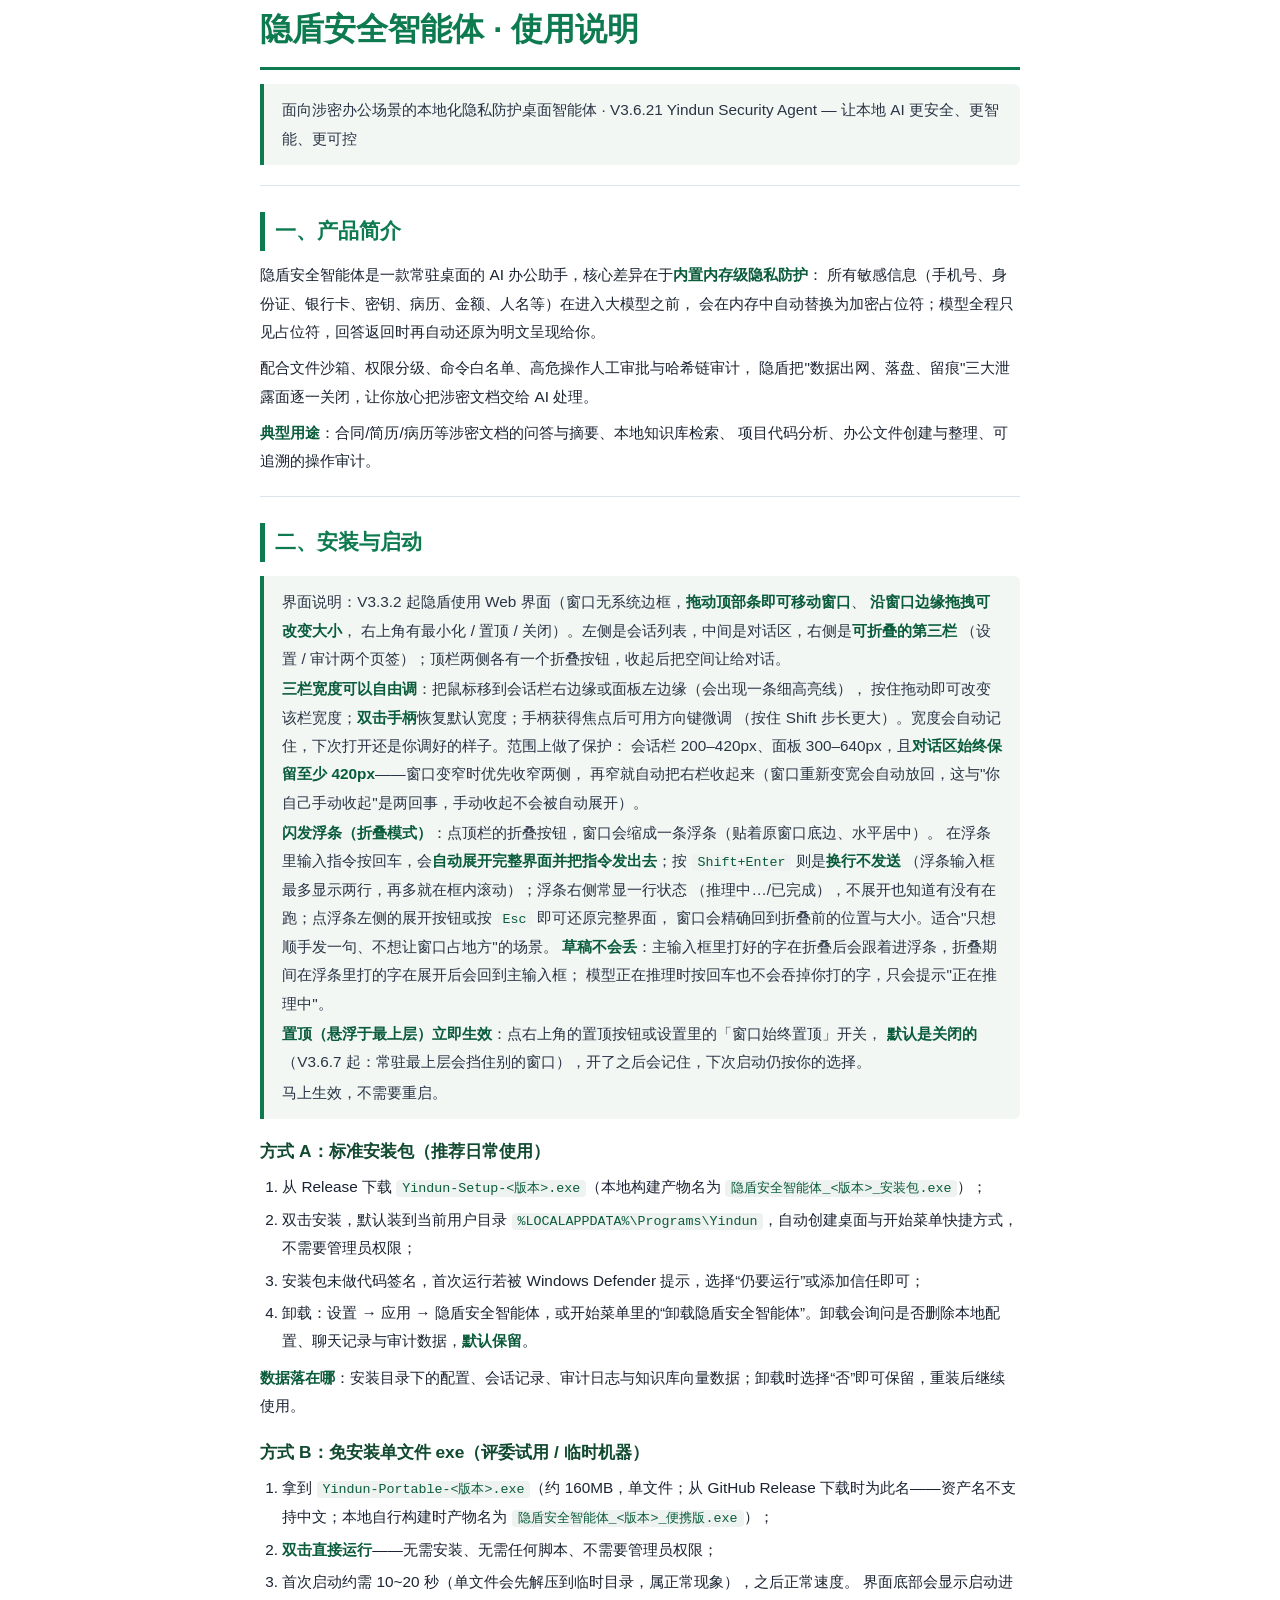
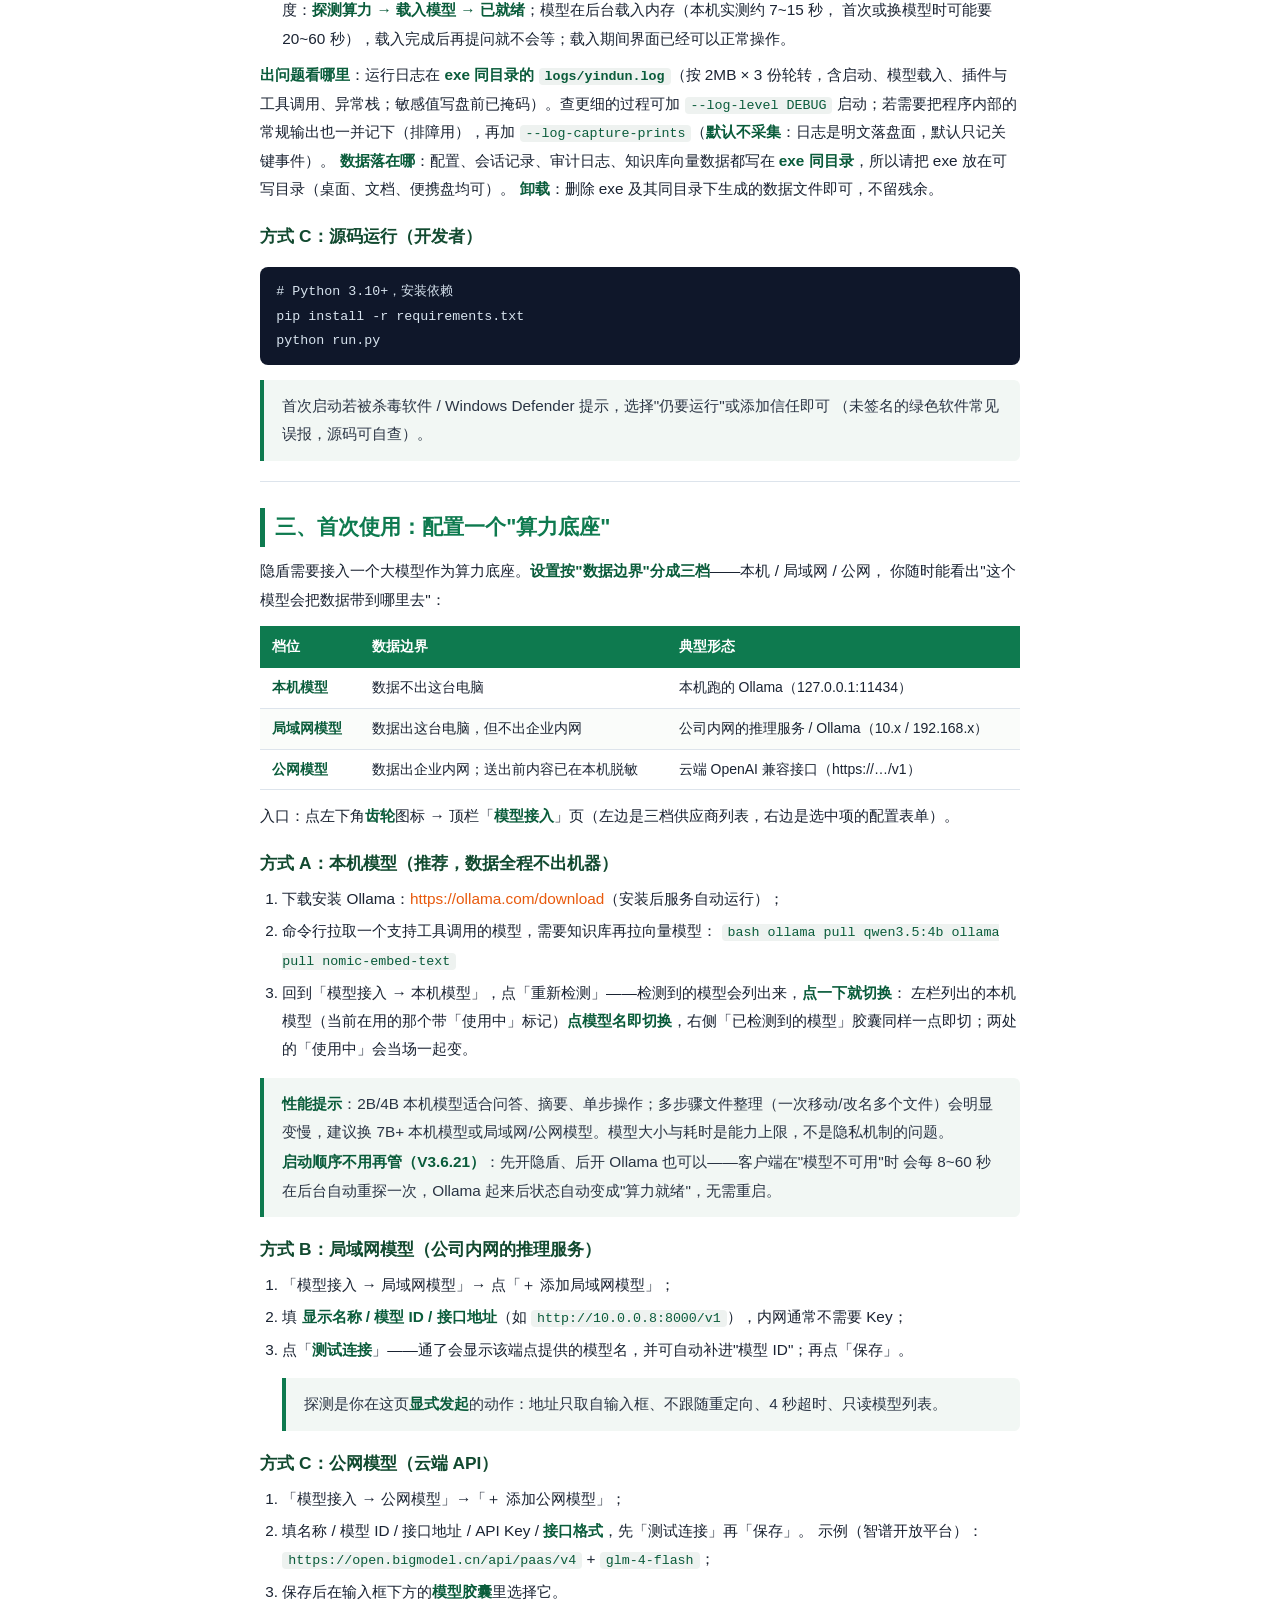
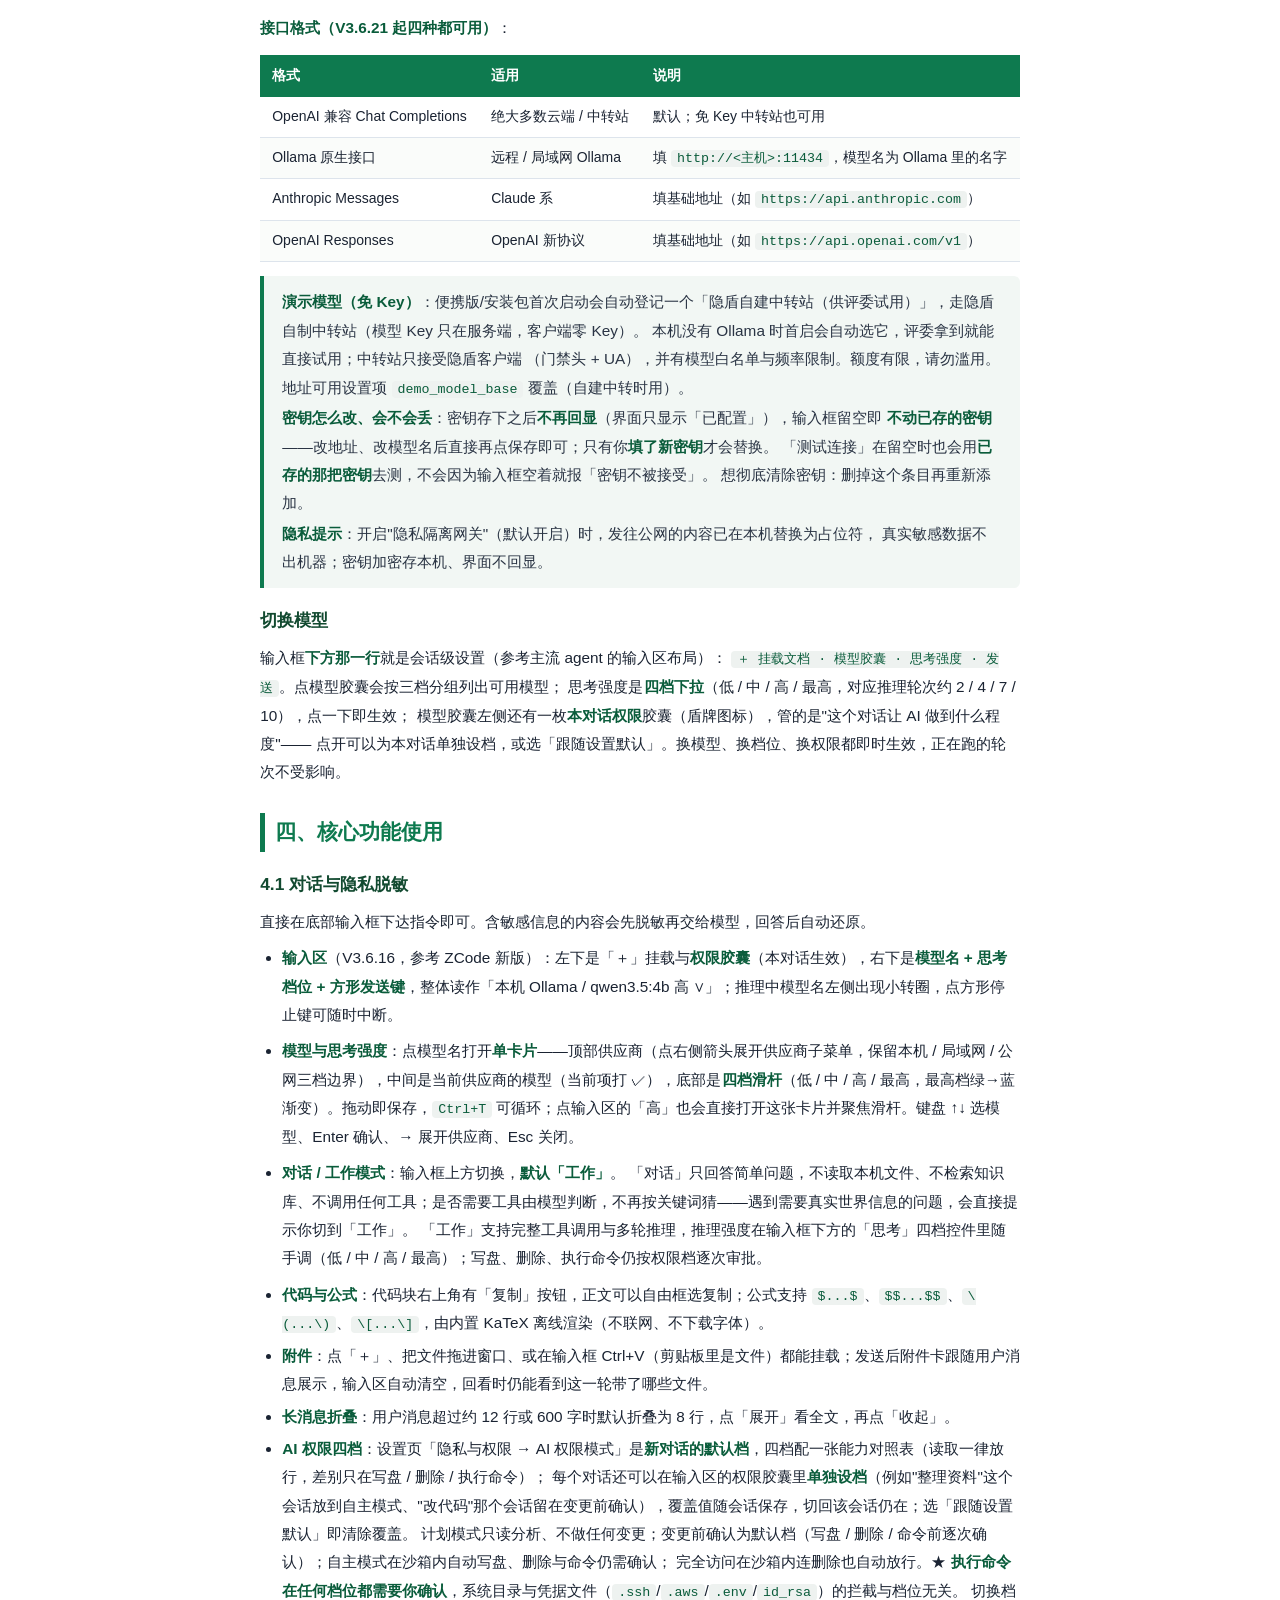
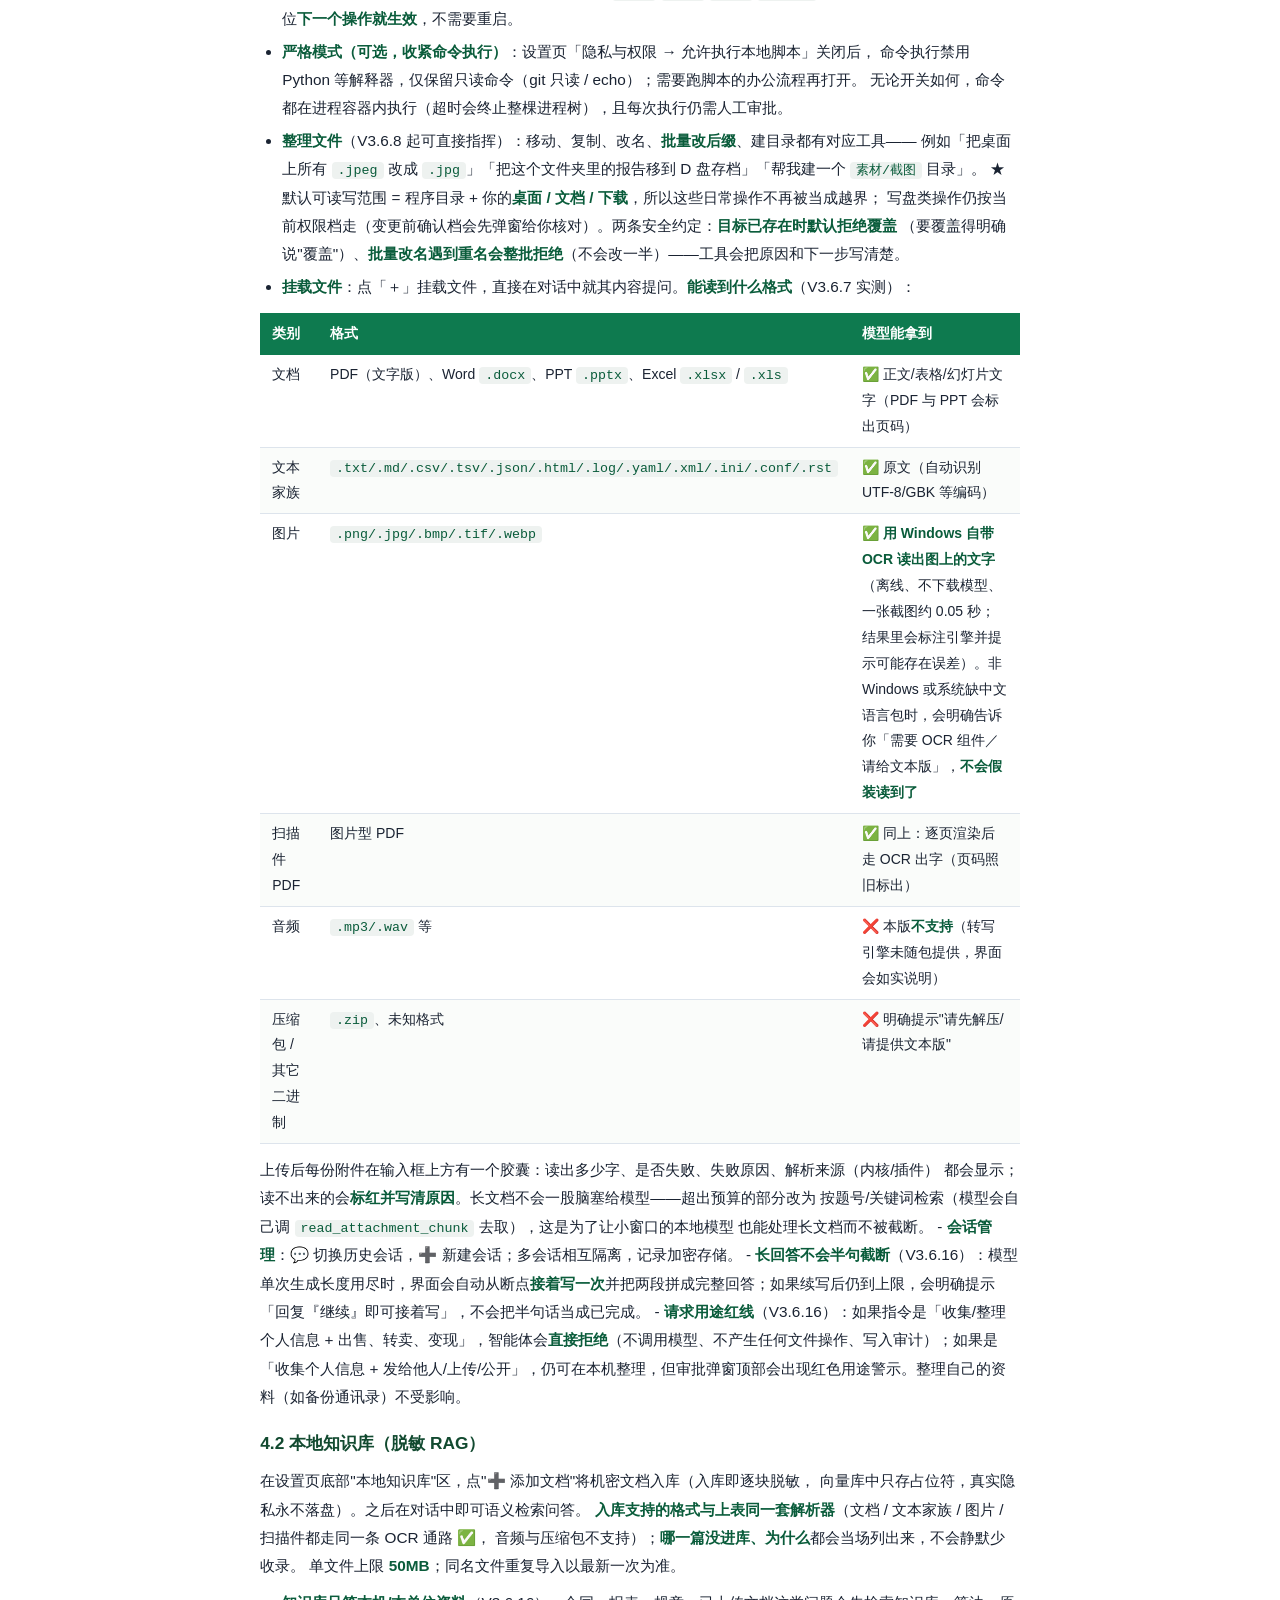
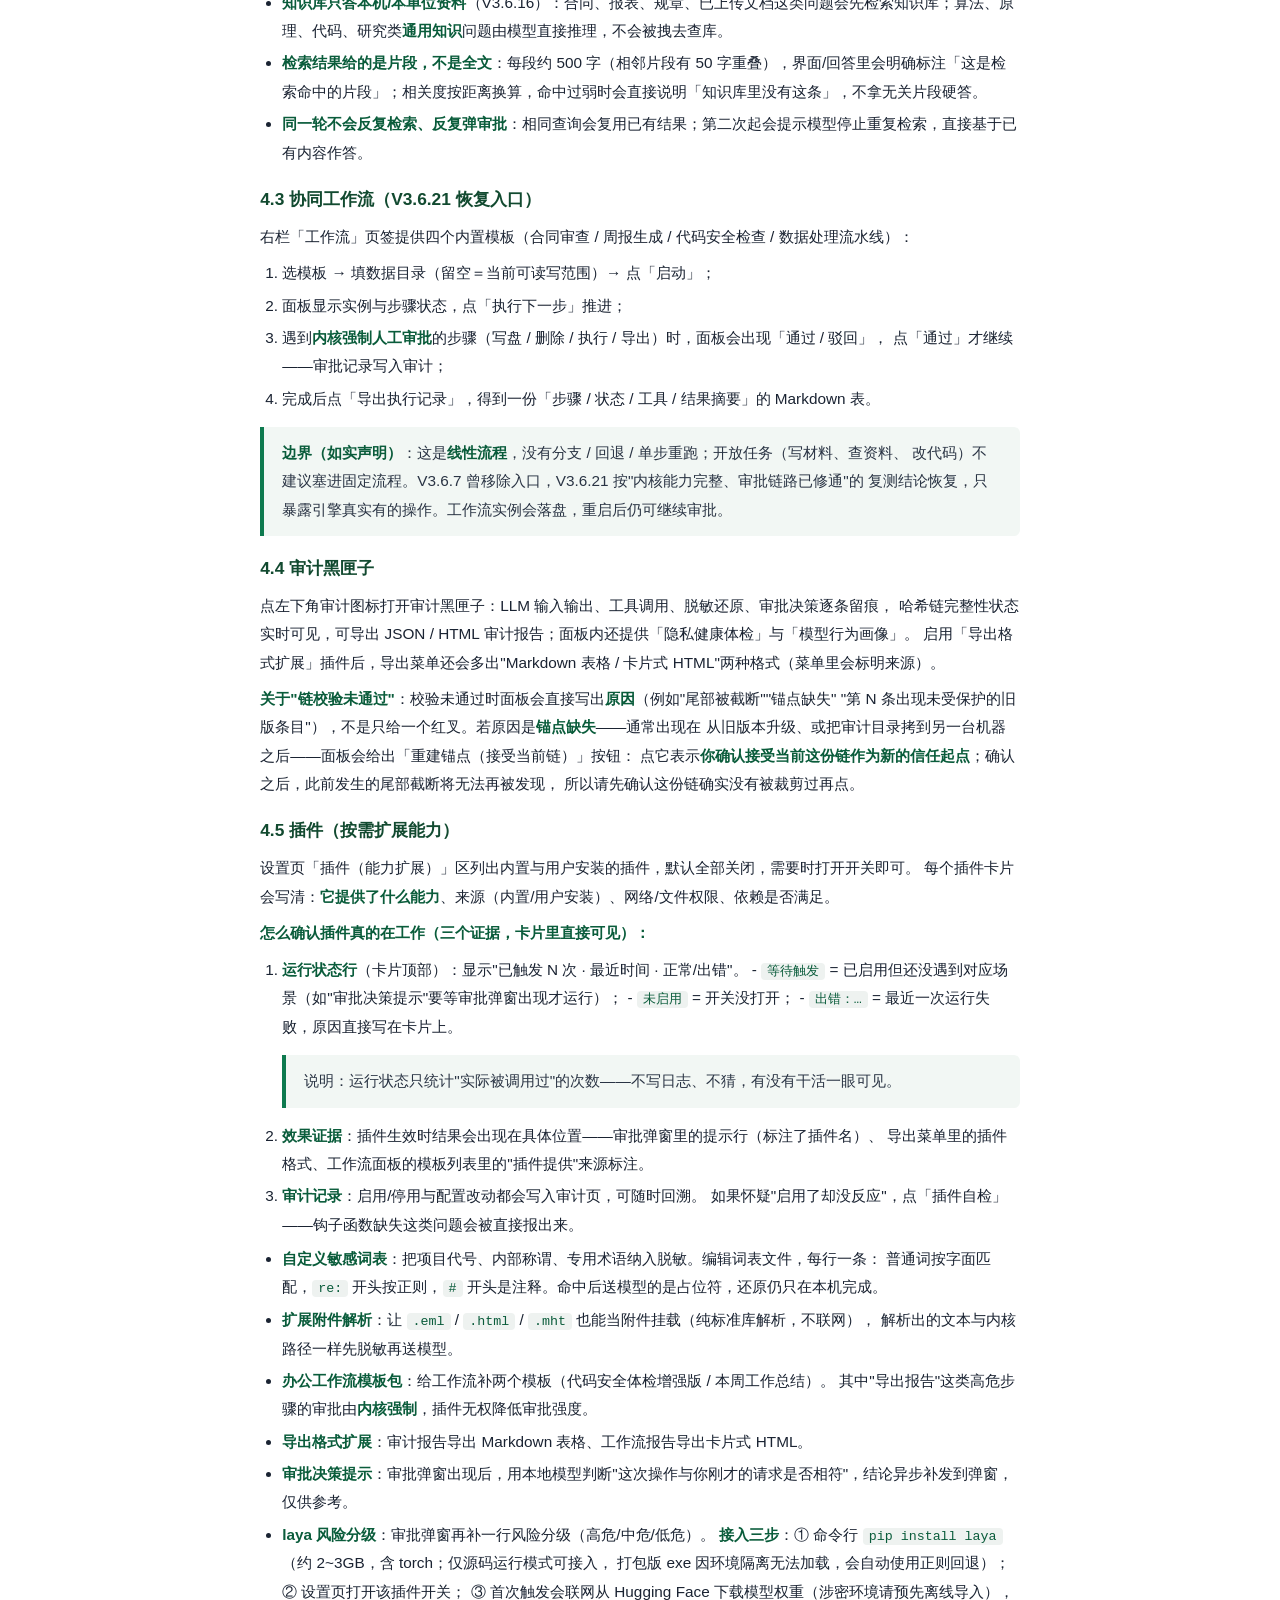
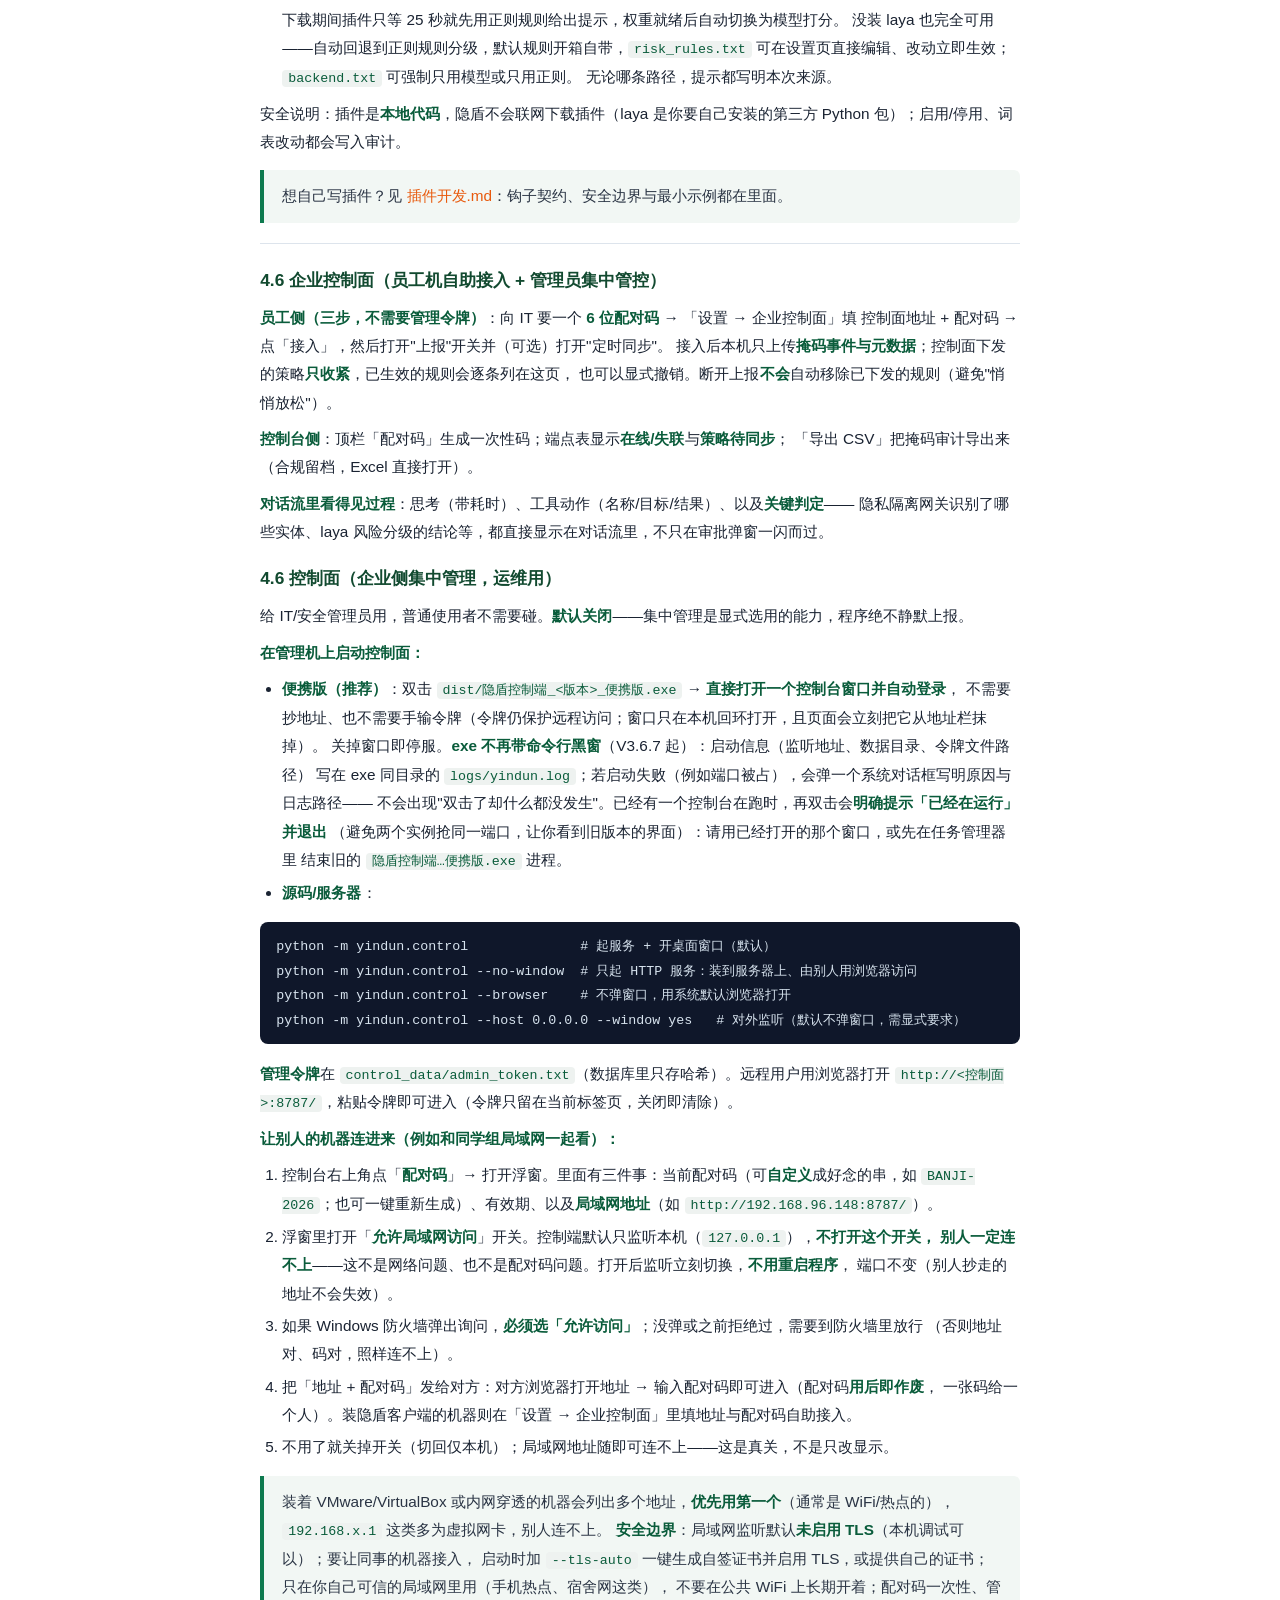
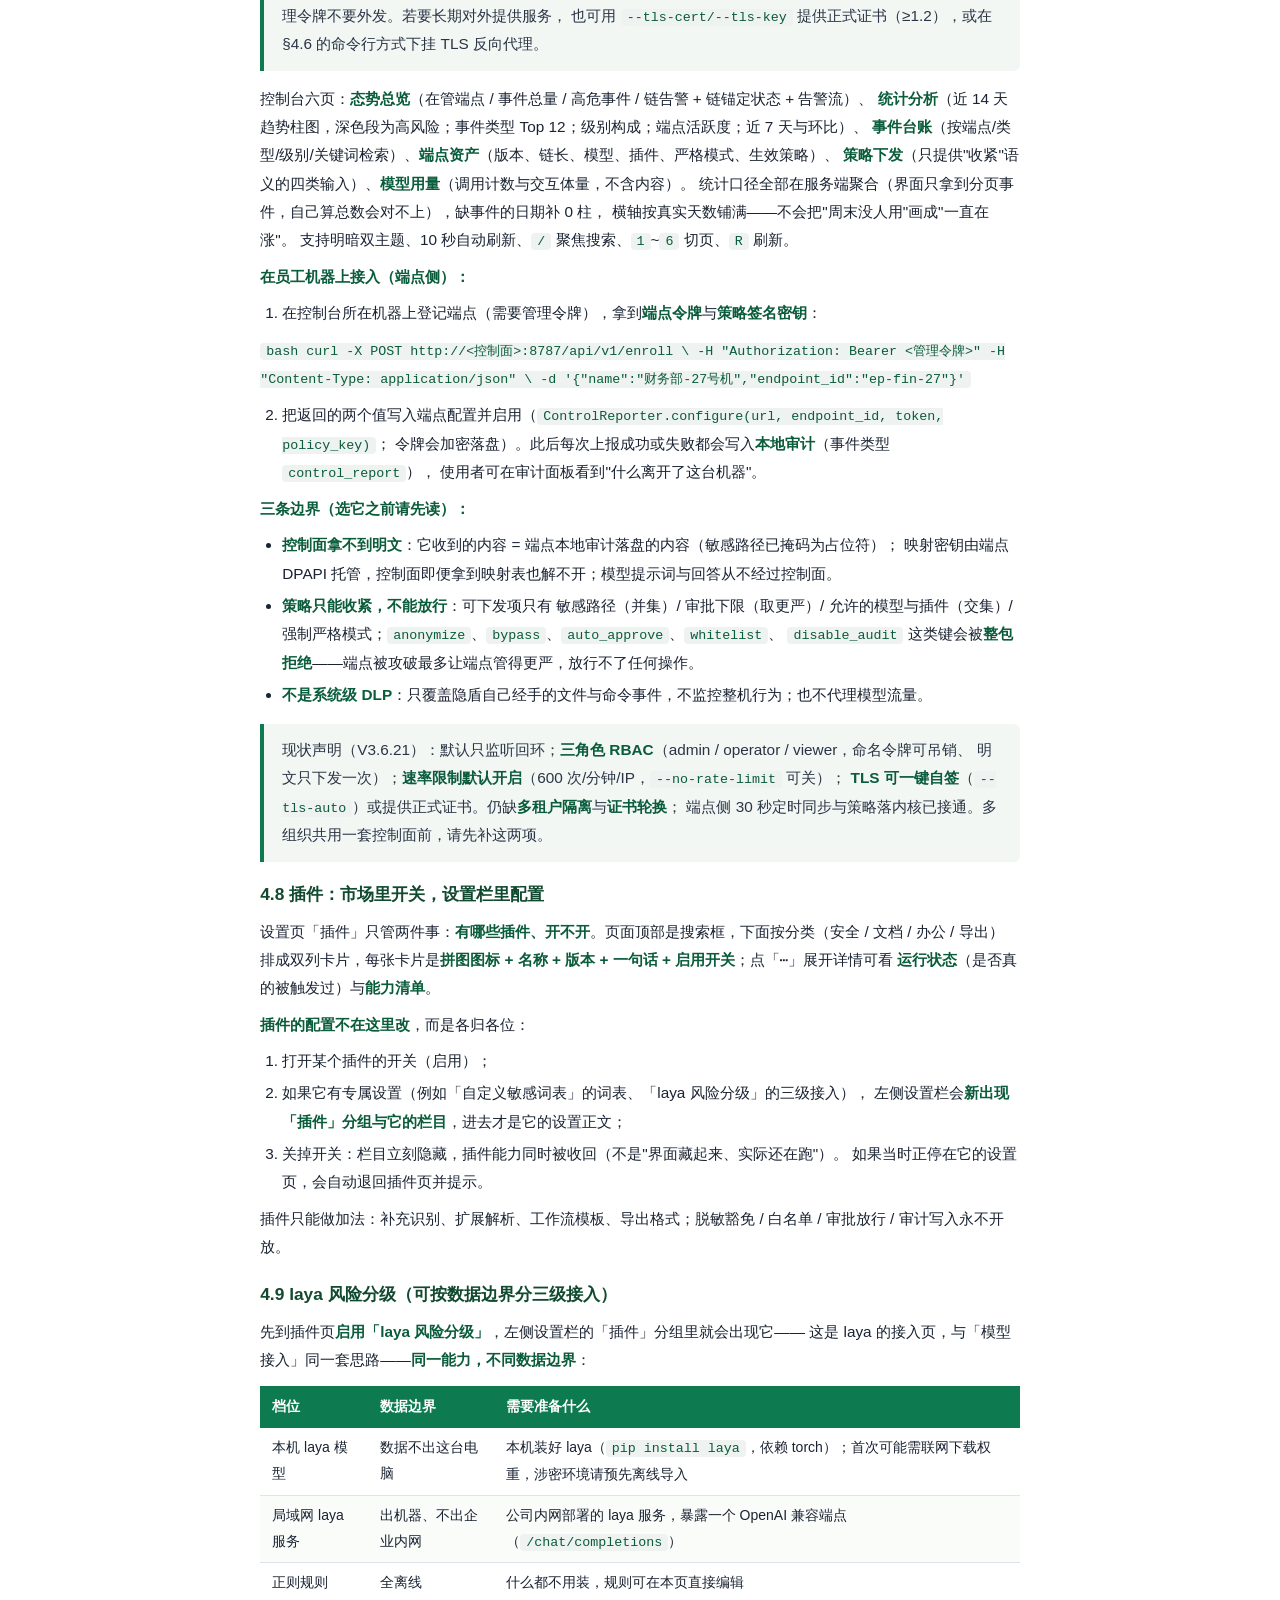
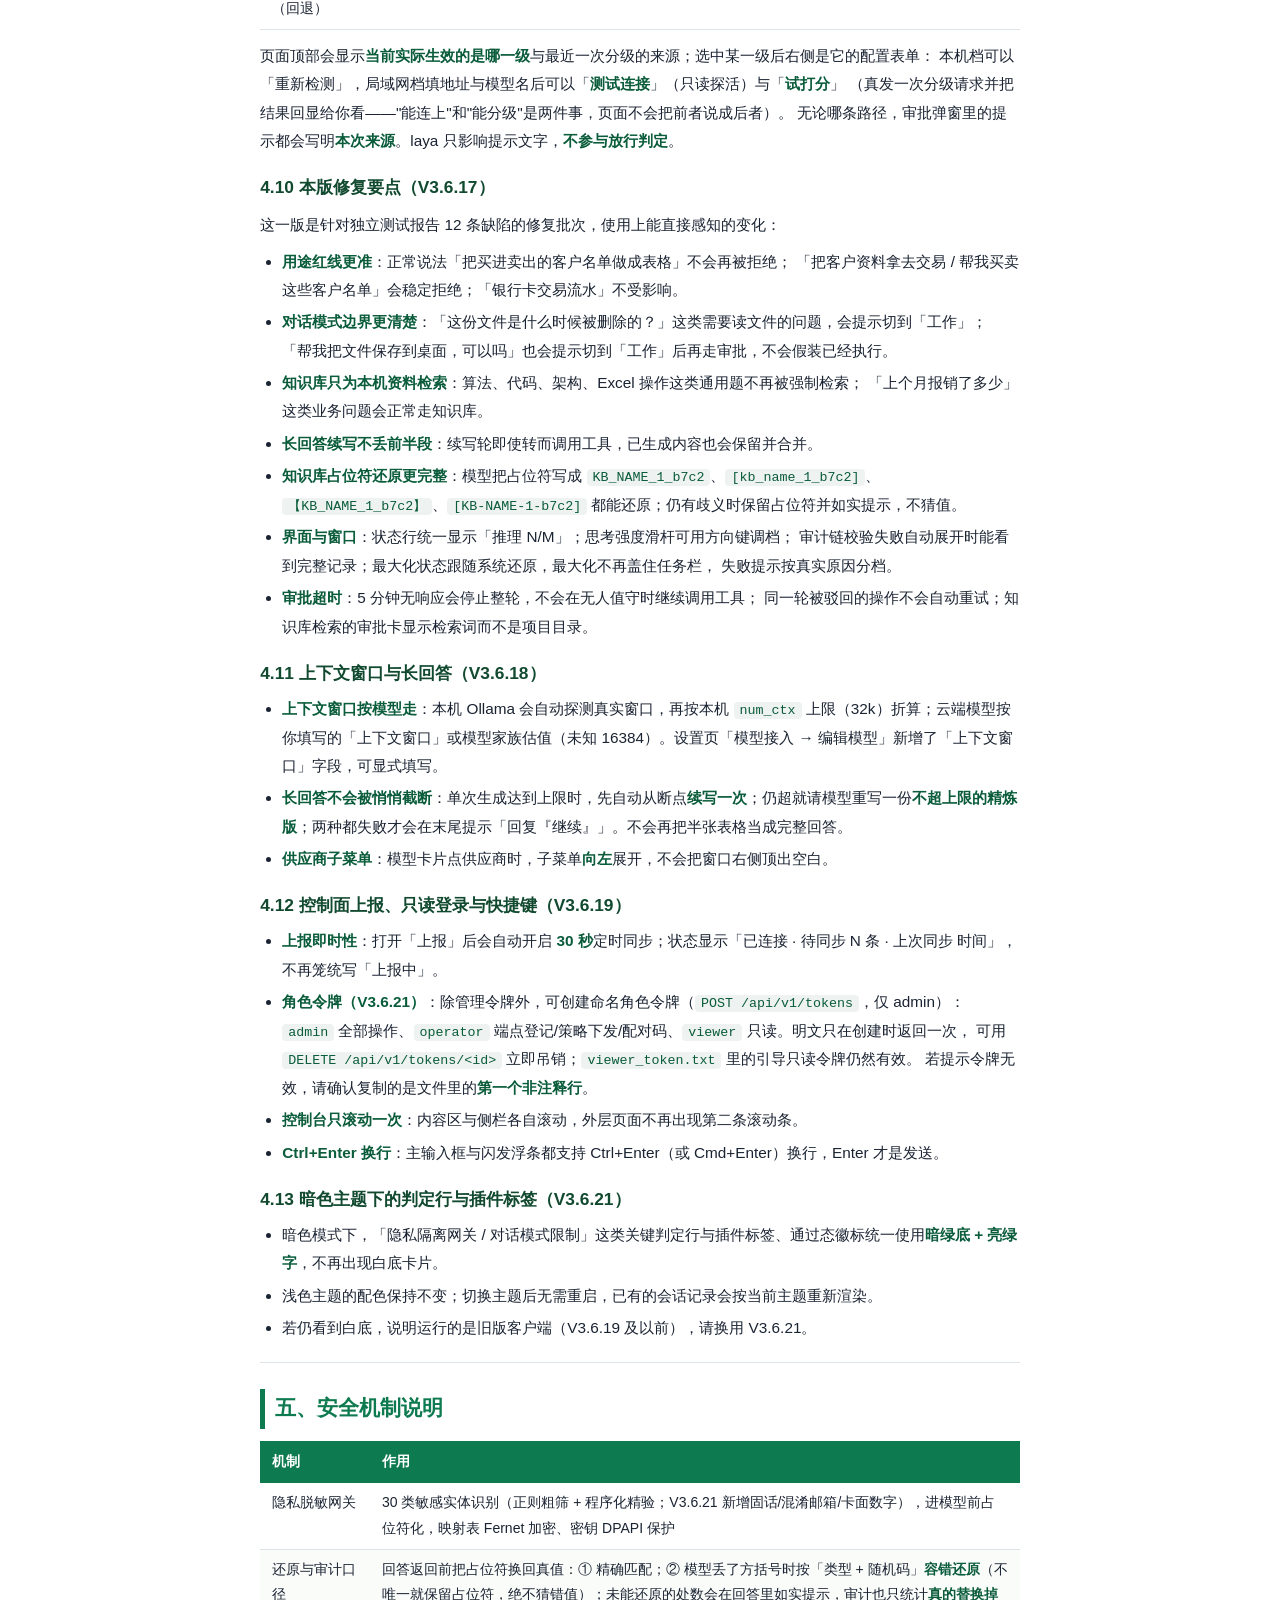
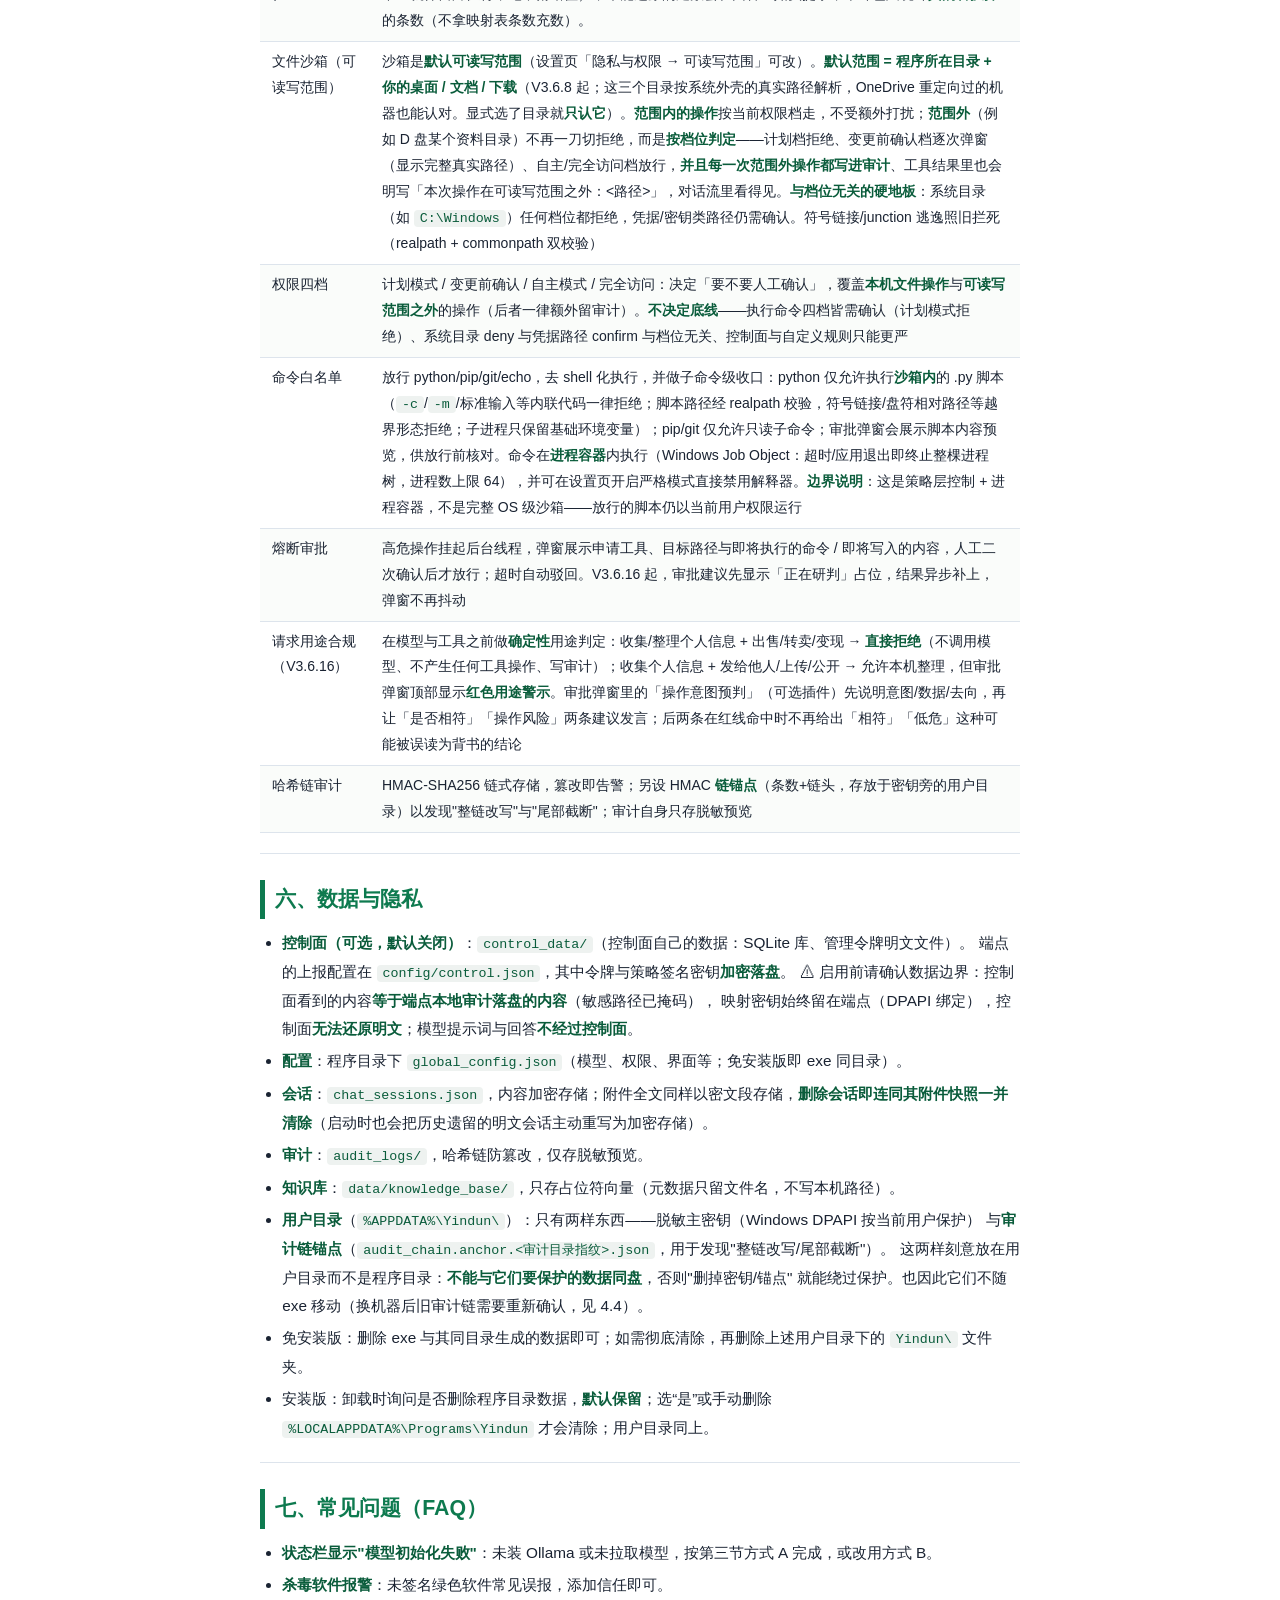
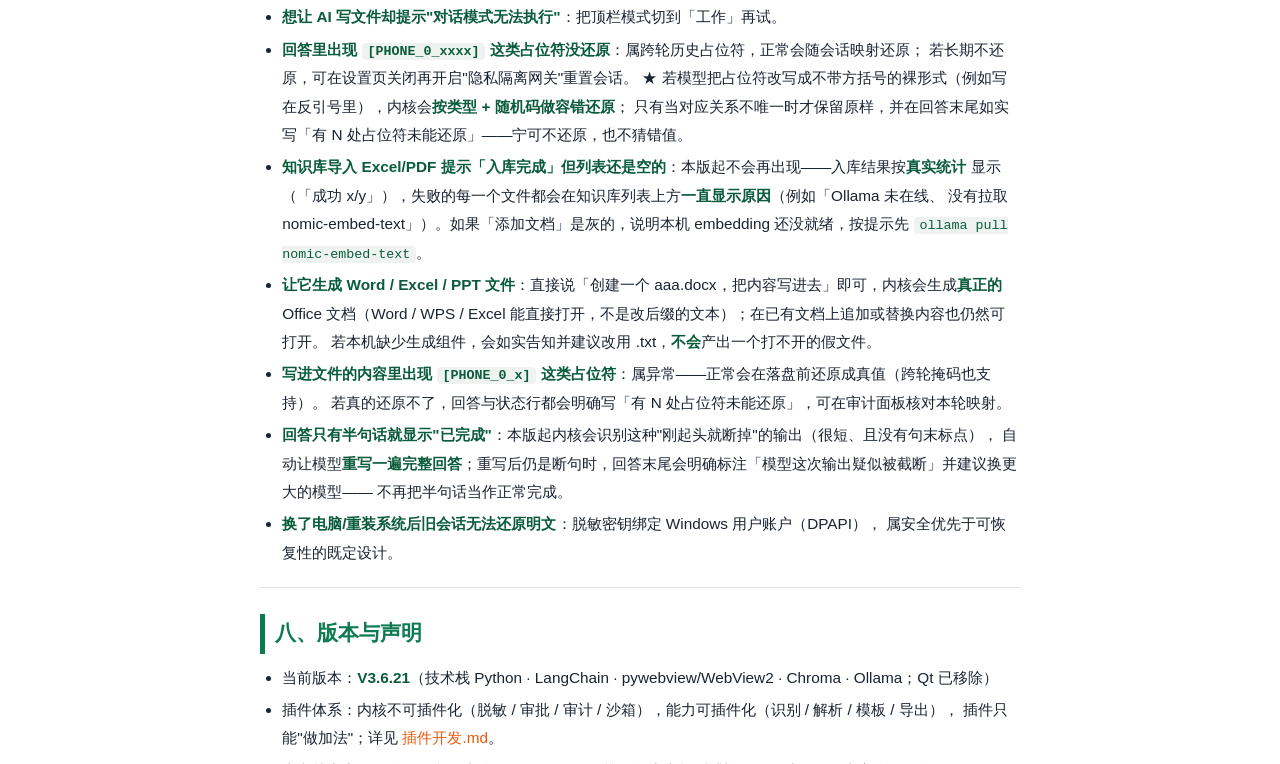
<file: docs/使用说明.html>
<!DOCTYPE html><html lang="zh-CN"><head><meta charset="utf-8"><title>doc</title><style>
:root{--ink:#1a2332;--prim:#0e7a4f;--acc:#e8590c;--mut:#6b7a72;--line:#dde4ec;--tint:#f2f7f4;}
*{box-sizing:border-box;}
body{font-family:"Microsoft YaHei","PingFang SC",sans-serif;color:var(--ink);line-height:1.85;font-size:11.5pt;margin:0;}
.page{max-width:820px;margin:0 auto;padding:0 8mm;}
h1{font-size:24pt;color:var(--prim);border-bottom:3px solid var(--prim);padding-bottom:8px;margin:0 0 4px;}
h1+p{color:var(--mut);font-size:10.5pt;margin:0 0 6px;}
blockquote{margin:14px 0;padding:10px 18px;background:var(--tint);border-left:4px solid var(--prim);color:#2a3444;border-radius:0 6px 6px 0;}
blockquote p{margin:2px 0;}
h2{font-size:16pt;color:var(--prim);margin:26px 0 10px;padding-left:10px;border-left:5px solid var(--prim);}
h3{font-size:13pt;color:#124a30;margin:16px 0 6px;}
p{margin:8px 0;} a{color:var(--acc);text-decoration:none;word-break:break-all;}
ul,ol{margin:6px 0;padding-left:22px;} li{margin:4px 0;}
code{background:#eef2f0;color:#0a5c3b;padding:1px 6px;border-radius:4px;font-family:Consolas,monospace;font-size:10pt;}
pre{background:#0f172a;color:#d7e3ee;padding:12px 16px;border-radius:8px;overflow-x:auto;line-height:1.6;}
pre code{background:none;color:inherit;padding:0;}
table{border-collapse:collapse;width:100%;margin:12px 0;font-size:10.5pt;}
th{background:var(--prim);color:#fff;text-align:left;padding:8px 12px;}
td{border-bottom:1px solid var(--line);padding:7px 12px;vertical-align:top;}
tr:nth-child(even) td{background:#fafcfa;} hr{border:none;border-top:1px solid var(--line);margin:20px 0;}
strong{color:#0a5c3b;} @page{size:A4;margin:16mm 12mm;} h2{page-break-after:avoid;} table,pre,blockquote{page-break-inside:avoid;}
</style></head><body><div class="page"><h1>隐盾安全智能体 · 使用说明</h1>
<blockquote>
<p>面向涉密办公场景的本地化隐私防护桌面智能体 · V3.6.21
Yindun Security Agent — 让本地 AI 更安全、更智能、更可控</p>
</blockquote>
<hr />
<h2>一、产品简介</h2>
<p>隐盾安全智能体是一款常驻桌面的 AI 办公助手，核心差异在于<strong>内置内存级隐私防护</strong>：
所有敏感信息（手机号、身份证、银行卡、密钥、病历、金额、人名等）在进入大模型之前，
会在内存中自动替换为加密占位符；模型全程只见占位符，回答返回时再自动还原为明文呈现给你。</p>
<p>配合文件沙箱、权限分级、命令白名单、高危操作人工审批与哈希链审计，
隐盾把"数据出网、落盘、留痕"三大泄露面逐一关闭，让你放心把涉密文档交给 AI 处理。</p>
<p><strong>典型用途</strong>：合同/简历/病历等涉密文档的问答与摘要、本地知识库检索、
项目代码分析、办公文件创建与整理、可追溯的操作审计。</p>
<hr />
<h2>二、安装与启动</h2>
<blockquote>
<p>界面说明：V3.3.2 起隐盾使用 Web 界面（窗口无系统边框，<strong>拖动顶部条即可移动窗口</strong>、
<strong>沿窗口边缘拖拽可改变大小</strong>，
右上角有最小化 / 置顶 / 关闭）。左侧是会话列表，中间是对话区，右侧是<strong>可折叠的第三栏</strong>
（设置 / 审计两个页签）；顶栏两侧各有一个折叠按钮，收起后把空间让给对话。</p>
<p><strong>三栏宽度可以自由调</strong>：把鼠标移到会话栏右边缘或面板左边缘（会出现一条细高亮线），
按住拖动即可改变该栏宽度；<strong>双击手柄</strong>恢复默认宽度；手柄获得焦点后可用方向键微调
（按住 Shift 步长更大）。宽度会自动记住，下次打开还是你调好的样子。范围上做了保护：
会话栏 200–420px、面板 300–640px，且<strong>对话区始终保留至少 420px</strong>——窗口变窄时优先收窄两侧，
再窄就自动把右栏收起来（窗口重新变宽会自动放回，这与"你自己手动收起"是两回事，手动收起不会被自动展开）。</p>
<p><strong>闪发浮条（折叠模式）</strong>：点顶栏的折叠按钮，窗口会缩成一条浮条（贴着原窗口底边、水平居中）。
在浮条里输入指令按回车，会<strong>自动展开完整界面并把指令发出去</strong>；按 <code>Shift+Enter</code> 则是<strong>换行不发送</strong>
（浮条输入框最多显示两行，再多就在框内滚动）；浮条右侧常显一行状态
（推理中…/已完成），不展开也知道有没有在跑；点浮条左侧的展开按钮或按 <code>Esc</code> 即可还原完整界面，
窗口会精确回到折叠前的位置与大小。适合"只想顺手发一句、不想让窗口占地方"的场景。
<strong>草稿不会丢</strong>：主输入框里打好的字在折叠后会跟着进浮条，折叠期间在浮条里打的字在展开后会回到主输入框；
模型正在推理时按回车也不会吞掉你打的字，只会提示"正在推理中"。</p>
<p><strong>置顶（悬浮于最上层）立即生效</strong>：点右上角的置顶按钮或设置里的「窗口始终置顶」开关，
<strong>默认是关闭的</strong>（V3.6.7 起：常驻最上层会挡住别的窗口），开了之后会记住，下次启动仍按你的选择。</p>
<p>马上生效，不需要重启。</p>
</blockquote>
<h3>方式 A：标准安装包（推荐日常使用）</h3>
<ol>
<li>从 Release 下载 <code>Yindun-Setup-&lt;版本&gt;.exe</code>（本地构建产物名为 <code>隐盾安全智能体_&lt;版本&gt;_安装包.exe</code>）；</li>
<li>双击安装，默认装到当前用户目录 <code>%LOCALAPPDATA%\Programs\Yindun</code>，自动创建桌面与开始菜单快捷方式，不需要管理员权限；</li>
<li>安装包未做代码签名，首次运行若被 Windows Defender 提示，选择“仍要运行”或添加信任即可；</li>
<li>卸载：设置 → 应用 → 隐盾安全智能体，或开始菜单里的“卸载隐盾安全智能体”。卸载会询问是否删除本地配置、聊天记录与审计数据，<strong>默认保留</strong>。</li>
</ol>
<p><strong>数据落在哪</strong>：安装目录下的配置、会话记录、审计日志与知识库向量数据；卸载时选择“否”即可保留，重装后继续使用。</p>
<h3>方式 B：免安装单文件 exe（评委试用 / 临时机器）</h3>
<ol>
<li>拿到 <code>Yindun-Portable-&lt;版本&gt;.exe</code>（约 160MB，单文件；从 GitHub Release 下载时为此名——资产名不支持中文；本地自行构建时产物名为 <code>隐盾安全智能体_&lt;版本&gt;_便携版.exe</code>）；</li>
<li><strong>双击直接运行</strong>——无需安装、无需任何脚本、不需要管理员权限；</li>
<li>首次启动约需 10~20 秒（单文件会先解压到临时目录，属正常现象），之后正常速度。
   界面底部会显示启动进度：<strong>探测算力 → 载入模型 → 已就绪</strong>；模型在后台载入内存（本机实测约 7~15 秒，
   首次或换模型时可能要 20~60 秒），载入完成后再提问就不会等；载入期间界面已经可以正常操作。</li>
</ol>
<p><strong>出问题看哪里</strong>：运行日志在 <strong>exe 同目录的 <code>logs/yindun.log</code></strong>（按 2MB × 3 份轮转，含启动、模型载入、插件与工具调用、异常栈；敏感值写盘前已掩码）。查更细的过程可加 <code>--log-level DEBUG</code> 启动；若需要把程序内部的常规输出也一并记下（排障用），再加 <code>--log-capture-prints</code>（<strong>默认不采集</strong>：日志是明文落盘面，默认只记关键事件）。
<strong>数据落在哪</strong>：配置、会话记录、审计日志、知识库向量数据都写在 <strong>exe 同目录</strong>，所以请把 exe 放在可写目录（桌面、文档、便携盘均可）。
<strong>卸载</strong>：删除 exe 及其同目录下生成的数据文件即可，不留残余。</p>
<h3>方式 C：源码运行（开发者）</h3>
<pre><code class="language-bash"># Python 3.10+，安装依赖
pip install -r requirements.txt
python run.py
</code></pre>
<blockquote>
<p>首次启动若被杀毒软件 / Windows Defender 提示，选择"仍要运行"或添加信任即可
（未签名的绿色软件常见误报，源码可自查）。</p>
</blockquote>
<hr />
<h2>三、首次使用：配置一个"算力底座"</h2>
<p>隐盾需要接入一个大模型作为算力底座。<strong>设置按"数据边界"分成三档</strong>——本机 / 局域网 / 公网，
你随时能看出"这个模型会把数据带到哪里去"：</p>
<table>
<thead>
<tr>
<th>档位</th>
<th>数据边界</th>
<th>典型形态</th>
</tr>
</thead>
<tbody>
<tr>
<td><strong>本机模型</strong></td>
<td>数据不出这台电脑</td>
<td>本机跑的 Ollama（127.0.0.1:11434）</td>
</tr>
<tr>
<td><strong>局域网模型</strong></td>
<td>数据出这台电脑，但不出企业内网</td>
<td>公司内网的推理服务 / Ollama（10.x / 192.168.x）</td>
</tr>
<tr>
<td><strong>公网模型</strong></td>
<td>数据出企业内网；送出前内容已在本机脱敏</td>
<td>云端 OpenAI 兼容接口（https://…/v1）</td>
</tr>
</tbody>
</table>
<p>入口：点左下角<strong>齿轮</strong>图标 → 顶栏「<strong>模型接入</strong>」页（左边是三档供应商列表，右边是选中项的配置表单）。</p>
<h3>方式 A：本机模型（推荐，数据全程不出机器）</h3>
<ol>
<li>下载安装 Ollama：<a href="https://ollama.com/download">https://ollama.com/download</a>（安装后服务自动运行）；</li>
<li>命令行拉取一个支持工具调用的模型，需要知识库再拉向量模型：
   <code>bash
   ollama pull qwen3.5:4b
   ollama pull nomic-embed-text</code></li>
<li>回到「模型接入 → 本机模型」，点「重新检测」——检测到的模型会列出来，<strong>点一下就切换</strong>：
   左栏列出的本机模型（当前在用的那个带「使用中」标记）<strong>点模型名即切换</strong>，右侧「已检测到的模型」胶囊同样一点即切；两处的「使用中」会当场一起变。</li>
</ol>
<blockquote>
<p><strong>性能提示</strong>：2B/4B 本机模型适合问答、摘要、单步操作；多步骤文件整理（一次移动/改名多个文件）会明显变慢，建议换 7B+ 本机模型或局域网/公网模型。模型大小与耗时是能力上限，不是隐私机制的问题。</p>
<p><strong>启动顺序不用再管（V3.6.21）</strong>：先开隐盾、后开 Ollama 也可以——客户端在"模型不可用"时
会每 8~60 秒在后台自动重探一次，Ollama 起来后状态自动变成"算力就绪"，无需重启。</p>
</blockquote>
<h3>方式 B：局域网模型（公司内网的推理服务）</h3>
<ol>
<li>「模型接入 → 局域网模型」→ 点「＋ 添加局域网模型」；</li>
<li>填 <strong>显示名称 / 模型 ID / 接口地址</strong>（如 <code>http://10.0.0.8:8000/v1</code>），内网通常不需要 Key；</li>
<li>点「<strong>测试连接</strong>」——通了会显示该端点提供的模型名，并可自动补进"模型 ID"；再点「保存」。<blockquote>
<p>探测是你在这页<strong>显式发起</strong>的动作：地址只取自输入框、不跟随重定向、4 秒超时、只读模型列表。</p>
</blockquote>
</li>
</ol>
<h3>方式 C：公网模型（云端 API）</h3>
<ol>
<li>「模型接入 → 公网模型」→「＋ 添加公网模型」；</li>
<li>填名称 / 模型 ID / 接口地址 / API Key / <strong>接口格式</strong>，先「测试连接」再「保存」。
   示例（智谱开放平台）：<code>https://open.bigmodel.cn/api/paas/v4</code> + <code>glm-4-flash</code>；</li>
<li>保存后在输入框下方的<strong>模型胶囊</strong>里选择它。</li>
</ol>
<p><strong>接口格式（V3.6.21 起四种都可用）</strong>：</p>
<table>
<thead>
<tr>
<th>格式</th>
<th>适用</th>
<th>说明</th>
</tr>
</thead>
<tbody>
<tr>
<td>OpenAI 兼容 Chat Completions</td>
<td>绝大多数云端 / 中转站</td>
<td>默认；免 Key 中转站也可用</td>
</tr>
<tr>
<td>Ollama 原生接口</td>
<td>远程 / 局域网 Ollama</td>
<td>填 <code>http://&lt;主机&gt;:11434</code>，模型名为 Ollama 里的名字</td>
</tr>
<tr>
<td>Anthropic Messages</td>
<td>Claude 系</td>
<td>填基础地址（如 <code>https://api.anthropic.com</code>）</td>
</tr>
<tr>
<td>OpenAI Responses</td>
<td>OpenAI 新协议</td>
<td>填基础地址（如 <code>https://api.openai.com/v1</code>）</td>
</tr>
</tbody>
</table>
<blockquote>
<p><strong>演示模型（免 Key）</strong>：便携版/安装包首次启动会自动登记一个「隐盾自建中转站（供评委试用）」，走隐盾自制中转站（模型 Key 只在服务端，客户端零 Key）。
本机没有 Ollama 时首启会自动选它，评委拿到就能直接试用；中转站只接受隐盾客户端
（门禁头 + UA），并有模型白名单与频率限制。额度有限，请勿滥用。
地址可用设置项 <code>demo_model_base</code> 覆盖（自建中转时用）。</p>
<p><strong>密钥怎么改、会不会丢</strong>：密钥存下之后<strong>不再回显</strong>（界面只显示「已配置」），输入框留空即
<strong>不动已存的密钥</strong>——改地址、改模型名后直接再点保存即可；只有你<strong>填了新密钥</strong>才会替换。
「测试连接」在留空时也会用<strong>已存的那把密钥</strong>去测，不会因为输入框空着就报「密钥不被接受」。
想彻底清除密钥：删掉这个条目再重新添加。</p>
<p><strong>隐私提示</strong>：开启"隐私隔离网关"（默认开启）时，发往公网的内容已在本机替换为占位符，
真实敏感数据不出机器；密钥加密存本机、界面不回显。</p>
</blockquote>
<h3>切换模型</h3>
<p>输入框<strong>下方那一行</strong>就是会话级设置（参考主流 agent 的输入区布局）：
<code>＋ 挂载文档 · 模型胶囊 · 思考强度 · 发送</code>。点模型胶囊会按三档分组列出可用模型；
思考强度是<strong>四档下拉</strong>（低 / 中 / 高 / 最高，对应推理轮次约 2 / 4 / 7 / 10），点一下即生效；
模型胶囊左侧还有一枚<strong>本对话权限</strong>胶囊（盾牌图标），管的是"这个对话让 AI 做到什么程度"——
点开可以为本对话单独设档，或选「跟随设置默认」。换模型、换档位、换权限都即时生效，正在跑的轮次不受影响。</p>
<h2>四、核心功能使用</h2>
<h3>4.1 对话与隐私脱敏</h3>
<p>直接在底部输入框下达指令即可。含敏感信息的内容会先脱敏再交给模型，回答后自动还原。</p>
<ul>
<li><strong>输入区</strong>（V3.6.16，参考 ZCode 新版）：左下是「＋」挂载与<strong>权限胶囊</strong>（本对话生效），右下是<strong>模型名 + 思考档位 + 方形发送键</strong>，整体读作「本机 Ollama / qwen3.5:4b 高 ∨」；推理中模型名左侧出现小转圈，点方形停止键可随时中断。</li>
<li>
<p><strong>模型与思考强度</strong>：点模型名打开<strong>单卡片</strong>——顶部供应商（点右侧箭头展开供应商子菜单，保留本机 / 局域网 / 公网三档边界），中间是当前供应商的模型（当前项打 ✓），底部是<strong>四档滑杆</strong>（低 / 中 / 高 / 最高，最高档绿→蓝渐变）。拖动即保存，<code>Ctrl+T</code> 可循环；点输入区的「高」也会直接打开这张卡片并聚焦滑杆。键盘 ↑↓ 选模型、Enter 确认、→ 展开供应商、Esc 关闭。</p>
</li>
<li>
<p><strong>对话 / 工作模式</strong>：输入框上方切换，<strong>默认「工作」</strong>。
  「对话」只回答简单问题，不读取本机文件、不检索知识库、不调用任何工具；是否需要工具由模型判断，不再按关键词猜——遇到需要真实世界信息的问题，会直接提示你切到「工作」。
  「工作」支持完整工具调用与多轮推理，推理强度在输入框下方的「思考」四档控件里随手调（低 / 中 / 高 / 最高）；写盘、删除、执行命令仍按权限档逐次审批。</p>
</li>
<li><strong>代码与公式</strong>：代码块右上角有「复制」按钮，正文可以自由框选复制；公式支持 <code>$...$</code>、<code>$$...$$</code>、<code>\(...\)</code>、<code>\[...\]</code>，由内置 KaTeX 离线渲染（不联网、不下载字体）。</li>
<li><strong>附件</strong>：点「＋」、把文件拖进窗口、或在输入框 Ctrl+V（剪贴板里是文件）都能挂载；发送后附件卡跟随用户消息展示，输入区自动清空，回看时仍能看到这一轮带了哪些文件。</li>
<li><strong>长消息折叠</strong>：用户消息超过约 12 行或 600 字时默认折叠为 8 行，点「展开」看全文，再点「收起」。</li>
<li><strong>AI 权限四档</strong>：设置页「隐私与权限 → AI 权限模式」是<strong>新对话的默认档</strong>，四档配一张能力对照表（读取一律放行，差别只在写盘 / 删除 / 执行命令）；
  每个对话还可以在输入区的权限胶囊里<strong>单独设档</strong>（例如"整理资料"这个会话放到自主模式、"改代码"那个会话留在变更前确认），覆盖值随会话保存，切回该会话仍在；选「跟随设置默认」即清除覆盖。
  计划模式只读分析、不做任何变更；变更前确认为默认档（写盘 / 删除 / 命令前逐次确认）；自主模式在沙箱内自动写盘、删除与命令仍需确认；
  完全访问在沙箱内连删除也自动放行。★ <strong>执行命令在任何档位都需要你确认</strong>，系统目录与凭据文件（<code>.ssh</code>/<code>.aws</code>/<code>.env</code>/<code>id_rsa</code>）的拦截与档位无关。
  切换档位<strong>下一个操作就生效</strong>，不需要重启。</li>
<li><strong>严格模式（可选，收紧命令执行）</strong>：设置页「隐私与权限 → 允许执行本地脚本」关闭后，
  命令执行禁用 Python 等解释器，仅保留只读命令（git 只读 / echo）；需要跑脚本的办公流程再打开。
  无论开关如何，命令都在进程容器内执行（超时会终止整棵进程树），且每次执行仍需人工审批。</li>
<li><strong>整理文件</strong>（V3.6.8 起可直接指挥）：移动、复制、改名、<strong>批量改后缀</strong>、建目录都有对应工具——
  例如「把桌面上所有 <code>.jpeg</code> 改成 <code>.jpg</code>」「把这个文件夹里的报告移到 D 盘存档」「帮我建一个 <code>素材/截图</code> 目录」。
  ★ 默认可读写范围 = 程序目录 + 你的<strong>桌面 / 文档 / 下载</strong>，所以这些日常操作不再被当成越界；
  写盘类操作仍按当前权限档走（变更前确认档会先弹窗给你核对）。两条安全约定：<strong>目标已存在时默认拒绝覆盖</strong>
  （要覆盖得明确说"覆盖"）、<strong>批量改名遇到重名会整批拒绝</strong>（不会改一半）——工具会把原因和下一步写清楚。</li>
<li><strong>挂载文件</strong>：点「＋」挂载文件，直接在对话中就其内容提问。<strong>能读到什么格式</strong>（V3.6.7 实测）：</li>
</ul>
<table>
<thead>
<tr>
<th>类别</th>
<th>格式</th>
<th>模型能拿到</th>
</tr>
</thead>
<tbody>
<tr>
<td>文档</td>
<td>PDF（文字版）、Word <code>.docx</code>、PPT <code>.pptx</code>、Excel <code>.xlsx</code> / <code>.xls</code></td>
<td>✅ 正文/表格/幻灯片文字（PDF 与 PPT 会标出页码）</td>
</tr>
<tr>
<td>文本家族</td>
<td><code>.txt/.md/.csv/.tsv/.json/.html/.log/.yaml/.xml/.ini/.conf/.rst</code></td>
<td>✅ 原文（自动识别 UTF-8/GBK 等编码）</td>
</tr>
<tr>
<td>图片</td>
<td><code>.png/.jpg/.bmp/.tif/.webp</code></td>
<td>✅ <strong>用 Windows 自带 OCR 读出图上的文字</strong>（离线、不下载模型、一张截图约 0.05 秒；结果里会标注引擎并提示可能存在误差）。非 Windows 或系统缺中文语言包时，会明确告诉你「需要 OCR 组件／请给文本版」，<strong>不会假装读到了</strong></td>
</tr>
<tr>
<td>扫描件 PDF</td>
<td>图片型 PDF</td>
<td>✅ 同上：逐页渲染后走 OCR 出字（页码照旧标出）</td>
</tr>
<tr>
<td>音频</td>
<td><code>.mp3/.wav</code> 等</td>
<td>❌ 本版<strong>不支持</strong>（转写引擎未随包提供，界面会如实说明）</td>
</tr>
<tr>
<td>压缩包 / 其它二进制</td>
<td><code>.zip</code>、未知格式</td>
<td>❌ 明确提示"请先解压/请提供文本版"</td>
</tr>
</tbody>
</table>
<p>上传后每份附件在输入框上方有一个胶囊：读出多少字、是否失败、失败原因、解析来源（内核/插件）
  都会显示；读不出来的会<strong>标红并写清原因</strong>。长文档不会一股脑塞给模型——超出预算的部分改为
  按题号/关键词检索（模型会自己调 <code>read_attachment_chunk</code> 去取），这是为了让小窗口的本地模型
  也能处理长文档而不被截断。
- <strong>会话管理</strong>：💬 切换历史会话，➕ 新建会话；多会话相互隔离，记录加密存储。
- <strong>长回答不会半句截断</strong>（V3.6.16）：模型单次生成长度用尽时，界面会自动从断点<strong>接着写一次</strong>并把两段拼成完整回答；如果续写后仍到上限，会明确提示「回复『继续』即可接着写」，不会把半句话当成已完成。
- <strong>请求用途红线</strong>（V3.6.16）：如果指令是「收集/整理个人信息 + 出售、转卖、变现」，智能体会<strong>直接拒绝</strong>（不调用模型、不产生任何文件操作、写入审计）；如果是「收集个人信息 + 发给他人/上传/公开」，仍可在本机整理，但审批弹窗顶部会出现红色用途警示。整理自己的资料（如备份通讯录）不受影响。</p>
<h3>4.2 本地知识库（脱敏 RAG）</h3>
<p>在设置页底部"本地知识库"区，点"➕ 添加文档"将机密文档入库（入库即逐块脱敏，
向量库中只存占位符，真实隐私永不落盘）。之后在对话中即可语义检索问答。
<strong>入库支持的格式与上表同一套解析器</strong>（文档 / 文本家族 / 图片 / 扫描件都走同一条 OCR 通路 ✅，
音频与压缩包不支持）；<strong>哪一篇没进库、为什么</strong>都会当场列出来，不会静默少收录。
单文件上限 <strong>50MB</strong>；同名文件重复导入以最新一次为准。</p>
<ul>
<li><strong>知识库只答本机/本单位资料</strong>（V3.6.16）：合同、报表、规章、已上传文档这类问题会先检索知识库；算法、原理、代码、研究类<strong>通用知识</strong>问题由模型直接推理，不会被拽去查库。</li>
<li><strong>检索结果给的是片段，不是全文</strong>：每段约 500 字（相邻片段有 50 字重叠），界面/回答里会明确标注「这是检索命中的片段」；相关度按距离换算，命中过弱时会直接说明「知识库里没有这条」，不拿无关片段硬答。</li>
<li><strong>同一轮不会反复检索、反复弹审批</strong>：相同查询会复用已有结果；第二次起会提示模型停止重复检索，直接基于已有内容作答。</li>
</ul>
<h3>4.3 协同工作流（V3.6.21 恢复入口）</h3>
<p>右栏「工作流」页签提供四个内置模板（合同审查 / 周报生成 / 代码安全检查 / 数据处理流水线）：</p>
<ol>
<li>选模板 → 填数据目录（留空＝当前可读写范围）→ 点「启动」；</li>
<li>面板显示实例与步骤状态，点「执行下一步」推进；</li>
<li>遇到<strong>内核强制人工审批</strong>的步骤（写盘 / 删除 / 执行 / 导出）时，面板会出现「通过 / 驳回」，
   点「通过」才继续——审批记录写入审计；</li>
<li>完成后点「导出执行记录」，得到一份「步骤 / 状态 / 工具 / 结果摘要」的 Markdown 表。</li>
</ol>
<blockquote>
<p><strong>边界（如实声明）</strong>：这是<strong>线性流程</strong>，没有分支 / 回退 / 单步重跑；开放任务（写材料、查资料、
改代码）不建议塞进固定流程。V3.6.7 曾移除入口，V3.6.21 按"内核能力完整、审批链路已修通"的
复测结论恢复，只暴露引擎真实有的操作。工作流实例会落盘，重启后仍可继续审批。</p>
</blockquote>
<h3>4.4 审计黑匣子</h3>
<p>点左下角审计图标打开审计黑匣子：LLM 输入输出、工具调用、脱敏还原、审批决策逐条留痕，
哈希链完整性状态实时可见，可导出 JSON / HTML 审计报告；面板内还提供「隐私健康体检」与「模型行为画像」。
启用「导出格式扩展」插件后，导出菜单还会多出"Markdown 表格 / 卡片式 HTML"两种格式（菜单里会标明来源）。</p>
<p><strong>关于"链校验未通过"</strong>：校验未通过时面板会直接写出<strong>原因</strong>（例如"尾部被截断""锚点缺失"
"第 N 条出现未受保护的旧版条目"），不是只给一个红叉。若原因是<strong>锚点缺失</strong>——通常出现在
从旧版本升级、或把审计目录拷到另一台机器之后——面板会给出「重建锚点（接受当前链）」按钮：
点它表示<strong>你确认接受当前这份链作为新的信任起点</strong>；确认之后，此前发生的尾部截断将无法再被发现，
所以请先确认这份链确实没有被裁剪过再点。</p>
<h3>4.5 插件（按需扩展能力）</h3>
<p>设置页「插件（能力扩展）」区列出内置与用户安装的插件，默认全部关闭，需要时打开开关即可。
每个插件卡片会写清：<strong>它提供了什么能力</strong>、来源（内置/用户安装）、网络/文件权限、依赖是否满足。</p>
<p><strong>怎么确认插件真的在工作（三个证据，卡片里直接可见）：</strong></p>
<ol>
<li><strong>运行状态行</strong>（卡片顶部）：显示"已触发 N 次 · 最近时间 · 正常/出错"。
   - <code>等待触发</code> = 已启用但还没遇到对应场景（如"审批决策提示"要等审批弹窗出现才运行）；
   - <code>未启用</code> = 开关没打开；
   - <code>出错：…</code> = 最近一次运行失败，原因直接写在卡片上。<blockquote>
<p>说明：运行状态只统计"实际被调用过"的次数——不写日志、不猜，有没有干活一眼可见。</p>
</blockquote>
</li>
<li><strong>效果证据</strong>：插件生效时结果会出现在具体位置——审批弹窗里的提示行（标注了插件名）、
   导出菜单里的插件格式、工作流面板的模板列表里的"插件提供"来源标注。</li>
<li><strong>审计记录</strong>：启用/停用与配置改动都会写入审计页，可随时回溯。
   如果怀疑"启用了却没反应"，点「插件自检」——钩子函数缺失这类问题会被直接报出来。</li>
</ol>
<ul>
<li><strong>自定义敏感词表</strong>：把项目代号、内部称谓、专用术语纳入脱敏。编辑词表文件，每行一条：
  普通词按字面匹配，<code>re:</code> 开头按正则，<code>#</code> 开头是注释。命中后送模型的是占位符，还原仍只在本机完成。</li>
<li><strong>扩展附件解析</strong>：让 <code>.eml</code> / <code>.html</code> / <code>.mht</code> 也能当附件挂载（纯标准库解析，不联网），
  解析出的文本与内核路径一样先脱敏再送模型。</li>
<li><strong>办公工作流模板包</strong>：给工作流补两个模板（代码安全体检增强版 / 本周工作总结）。
  其中"导出报告"这类高危步骤的审批由<strong>内核强制</strong>，插件无权降低审批强度。</li>
<li><strong>导出格式扩展</strong>：审计报告导出 Markdown 表格、工作流报告导出卡片式 HTML。</li>
<li><strong>审批决策提示</strong>：审批弹窗出现后，用本地模型判断"这次操作与你刚才的请求是否相符"，结论异步补发到弹窗，仅供参考。</li>
<li><strong>laya 风险分级</strong>：审批弹窗再补一行风险分级（高危/中危/低危）。
  <strong>接入三步</strong>：① 命令行 <code>pip install laya</code>（约 2~3GB，含 torch；仅源码运行模式可接入，
  打包版 exe 因环境隔离无法加载，会自动使用正则回退）；② 设置页打开该插件开关；
  ③ 首次触发会联网从 Hugging Face 下载模型权重（涉密环境请预先离线导入），
  下载期间插件只等 25 秒就先用正则规则给出提示，权重就绪后自动切换为模型打分。
  没装 laya 也完全可用——自动回退到正则规则分级，默认规则开箱自带，<code>risk_rules.txt</code>
  可在设置页直接编辑、改动立即生效；<code>backend.txt</code> 可强制只用模型或只用正则。
  无论哪条路径，提示都写明本次来源。</li>
</ul>
<p>安全说明：插件是<strong>本地代码</strong>，隐盾不会联网下载插件（laya 是你要自己安装的第三方 Python 包）；启用/停用、词表改动都会写入审计。</p>
<blockquote>
<p>想自己写插件？见 <a href="插件开发.md">插件开发.md</a>：钩子契约、安全边界与最小示例都在里面。</p>
</blockquote>
<hr />
<h3>4.6 企业控制面（员工机自助接入 + 管理员集中管控）</h3>
<p><strong>员工侧（三步，不需要管理令牌）</strong>：向 IT 要一个 <strong>6 位配对码</strong> → 「设置 → 企业控制面」填
控制面地址 + 配对码 → 点「接入」，然后打开"上报"开关并（可选）打开"定时同步"。
接入后本机只上传<strong>掩码事件与元数据</strong>；控制面下发的策略<strong>只收紧</strong>，已生效的规则会逐条列在这页，
也可以显式撤销。断开上报<strong>不会</strong>自动移除已下发的规则（避免"悄悄放松"）。</p>
<p><strong>控制台侧</strong>：顶栏「配对码」生成一次性码；端点表显示<strong>在线/失联</strong>与<strong>策略待同步</strong>；
「导出 CSV」把掩码审计导出来（合规留档，Excel 直接打开）。</p>
<p><strong>对话流里看得见过程</strong>：思考（带耗时）、工具动作（名称/目标/结果）、以及<strong>关键判定</strong>——
隐私隔离网关识别了哪些实体、laya 风险分级的结论等，都直接显示在对话流里，不只在审批弹窗一闪而过。</p>
<h3>4.6 控制面（企业侧集中管理，运维用）</h3>
<p>给 IT/安全管理员用，普通使用者不需要碰。<strong>默认关闭</strong>——集中管理是显式选用的能力，程序绝不静默上报。</p>
<p><strong>在管理机上启动控制面：</strong></p>
<ul>
<li><strong>便携版（推荐）</strong>：双击 <code>dist/隐盾控制端_&lt;版本&gt;_便携版.exe</code> → <strong>直接打开一个控制台窗口并自动登录</strong>，
  不需要抄地址、也不需要手输令牌（令牌仍保护远程访问；窗口只在本机回环打开，且页面会立刻把它从地址栏抹掉）。
  关掉窗口即停服。<strong>exe 不再带命令行黑窗</strong>（V3.6.7 起）：启动信息（监听地址、数据目录、令牌文件路径）
  写在 exe 同目录的 <code>logs/yindun.log</code>；若启动失败（例如端口被占），会弹一个系统对话框写明原因与日志路径——
  不会出现"双击了却什么都没发生"。已经有一个控制台在跑时，再双击会<strong>明确提示「已经在运行」并退出</strong>
  （避免两个实例抢同一端口，让你看到旧版本的界面）：请用已经打开的那个窗口，或先在任务管理器里
  结束旧的 <code>隐盾控制端…便携版.exe</code> 进程。</li>
<li><strong>源码/服务器</strong>：</li>
</ul>
<pre><code class="language-bash">python -m yindun.control              # 起服务 + 开桌面窗口（默认）
python -m yindun.control --no-window  # 只起 HTTP 服务：装到服务器上、由别人用浏览器访问
python -m yindun.control --browser    # 不弹窗口，用系统默认浏览器打开
python -m yindun.control --host 0.0.0.0 --window yes   # 对外监听（默认不弹窗口，需显式要求）
</code></pre>
<p><strong>管理令牌</strong>在 <code>control_data/admin_token.txt</code>（数据库里只存哈希）。远程用户用浏览器打开
<code>http://&lt;控制面&gt;:8787/</code>，粘贴令牌即可进入（令牌只留在当前标签页，关闭即清除）。</p>
<p><strong>让别人的机器连进来（例如和同学组局域网一起看）：</strong></p>
<ol>
<li>控制台右上角点「<strong>配对码</strong>」→ 打开浮窗。里面有三件事：当前配对码（可<strong>自定义</strong>成好念的串，如
   <code>BANJI-2026</code>；也可一键重新生成）、有效期、以及<strong>局域网地址</strong>（如 <code>http://192.168.96.148:8787/</code>）。</li>
<li>浮窗里打开「<strong>允许局域网访问</strong>」开关。控制端默认只监听本机（<code>127.0.0.1</code>），<strong>不打开这个开关，
   别人一定连不上</strong>——这不是网络问题、也不是配对码问题。打开后监听立刻切换，<strong>不用重启程序</strong>，
   端口不变（别人抄走的地址不会失效）。</li>
<li>如果 Windows 防火墙弹出询问，<strong>必须选「允许访问」</strong>；没弹或之前拒绝过，需要到防火墙里放行
   （否则地址对、码对，照样连不上）。</li>
<li>把「地址 + 配对码」发给对方：对方浏览器打开地址 → 输入配对码即可进入（配对码<strong>用后即作废</strong>，
   一张码给一个人）。装隐盾客户端的机器则在「设置 → 企业控制面」里填地址与配对码自助接入。</li>
<li>不用了就关掉开关（切回仅本机）；局域网地址随即可连不上——这是真关，不是只改显示。</li>
</ol>
<blockquote>
<p>装着 VMware/VirtualBox 或内网穿透的机器会列出多个地址，<strong>优先用第一个</strong>（通常是 WiFi/热点的），
<code>192.168.x.1</code> 这类多为虚拟网卡，别人连不上。
<strong>安全边界</strong>：局域网监听默认<strong>未启用 TLS</strong>（本机调试可以）；要让同事的机器接入，
启动时加 <code>--tls-auto</code> 一键生成自签证书并启用 TLS，或提供自己的证书；只在你自己可信的局域网里用（手机热点、宿舍网这类），
不要在公共 WiFi 上长期开着；配对码一次性、管理令牌不要外发。若要长期对外提供服务，
也可用 <code>--tls-cert/--tls-key</code> 提供正式证书（≥1.2），或在 §4.6 的命令行方式下挂 TLS 反向代理。</p>
</blockquote>
<p>控制台六页：<strong>态势总览</strong>（在管端点 / 事件总量 / 高危事件 / 链告警 + 链锚定状态 + 告警流）、
<strong>统计分析</strong>（近 14 天趋势柱图，深色段为高风险；事件类型 Top 12；级别构成；端点活跃度；近 7 天与环比）、
<strong>事件台账</strong>（按端点/类型/级别/关键词检索）、<strong>端点资产</strong>（版本、链长、模型、插件、严格模式、生效策略）、
<strong>策略下发</strong>（只提供"收紧"语义的四类输入）、<strong>模型用量</strong>（调用计数与交互体量，不含内容）。
统计口径全部在服务端聚合（界面只拿到分页事件，自己算总数会对不上），缺事件的日期补 0 柱，
横轴按真实天数铺满——不会把"周末没人用"画成"一直在涨"。
支持明暗双主题、10 秒自动刷新、<code>/</code> 聚焦搜索、<code>1</code>~<code>6</code> 切页、<code>R</code> 刷新。</p>
<p><strong>在员工机器上接入（端点侧）：</strong></p>
<ol>
<li>在控制台所在机器上登记端点（需要管理令牌），拿到<strong>端点令牌</strong>与<strong>策略签名密钥</strong>：</li>
</ol>
<p><code>bash
   curl -X POST http://&lt;控制面&gt;:8787/api/v1/enroll \
     -H "Authorization: Bearer &lt;管理令牌&gt;" -H "Content-Type: application/json" \
     -d '{"name":"财务部-27号机","endpoint_id":"ep-fin-27"}'</code></p>
<ol start="2">
<li>把返回的两个值写入端点配置并启用（<code>ControlReporter.configure(url, endpoint_id, token, policy_key)</code>；
   令牌会加密落盘）。此后每次上报成功或失败都会写入<strong>本地审计</strong>（事件类型 <code>control_report</code>），
   使用者可在审计面板看到"什么离开了这台机器"。</li>
</ol>
<p><strong>三条边界（选它之前请先读）：</strong></p>
<ul>
<li><strong>控制面拿不到明文</strong>：它收到的内容 = 端点本地审计落盘的内容（敏感路径已掩码为占位符）；
  映射密钥由端点 DPAPI 托管，控制面即便拿到映射表也解不开；模型提示词与回答从不经过控制面。</li>
<li><strong>策略只能收紧，不能放行</strong>：可下发项只有 敏感路径（并集）/ 审批下限（取更严）/
  允许的模型与插件（交集）/ 强制严格模式；<code>anonymize</code>、<code>bypass</code>、<code>auto_approve</code>、<code>whitelist</code>、
  <code>disable_audit</code> 这类键会被<strong>整包拒绝</strong>——端点被攻破最多让端点管得更严，放行不了任何操作。</li>
<li><strong>不是系统级 DLP</strong>：只覆盖隐盾自己经手的文件与命令事件，不监控整机行为；也不代理模型流量。</li>
</ul>
<blockquote>
<p>现状声明（V3.6.21）：默认只监听回环；<strong>三角色 RBAC</strong>（admin / operator / viewer，命名令牌可吊销、
明文只下发一次）；<strong>速率限制默认开启</strong>（600 次/分钟/IP，<code>--no-rate-limit</code> 可关）；
<strong>TLS 可一键自签</strong>（<code>--tls-auto</code>）或提供正式证书。仍缺<strong>多租户隔离</strong>与<strong>证书轮换</strong>；
端点侧 30 秒定时同步与策略落内核已接通。多组织共用一套控制面前，请先补这两项。</p>
</blockquote>
<h3>4.8 插件：市场里开关，设置栏里配置</h3>
<p>设置页「插件」只管两件事：<strong>有哪些插件、开不开</strong>。页面顶部是搜索框，下面按分类（安全 / 文档 / 办公 / 导出）
排成双列卡片，每张卡片是<strong>拼图图标 + 名称 + 版本 + 一句话 + 启用开关</strong>；点「⋯」展开详情可看
<strong>运行状态</strong>（是否真的被触发过）与<strong>能力清单</strong>。</p>
<p><strong>插件的配置不在这里改</strong>，而是各归各位：</p>
<ol>
<li>打开某个插件的开关（启用）；</li>
<li>如果它有专属设置（例如「自定义敏感词表」的词表、「laya 风险分级」的三级接入），
   左侧设置栏会<strong>新出现「插件」分组与它的栏目</strong>，进去才是它的设置正文；</li>
<li>关掉开关：栏目立刻隐藏，插件能力同时被收回（不是"界面藏起来、实际还在跑"）。
   如果当时正停在它的设置页，会自动退回插件页并提示。</li>
</ol>
<p>插件只能做加法：补充识别、扩展解析、工作流模板、导出格式；脱敏豁免 / 白名单 / 审批放行 / 审计写入永不开放。</p>
<h3>4.9 laya 风险分级（可按数据边界分三级接入）</h3>
<p>先到插件页<strong>启用「laya 风险分级」</strong>，左侧设置栏的「插件」分组里就会出现它——
这是 laya 的接入页，与「模型接入」同一套思路——<strong>同一能力，不同数据边界</strong>：</p>
<table>
<thead>
<tr>
<th>档位</th>
<th>数据边界</th>
<th>需要准备什么</th>
</tr>
</thead>
<tbody>
<tr>
<td>本机 laya 模型</td>
<td>数据不出这台电脑</td>
<td>本机装好 laya（<code>pip install laya</code>，依赖 torch）；首次可能需联网下载权重，涉密环境请预先离线导入</td>
</tr>
<tr>
<td>局域网 laya 服务</td>
<td>出机器、不出企业内网</td>
<td>公司内网部署的 laya 服务，暴露一个 OpenAI 兼容端点（<code>/chat/completions</code>）</td>
</tr>
<tr>
<td>正则规则（回退）</td>
<td>全离线</td>
<td>什么都不用装，规则可在本页直接编辑</td>
</tr>
</tbody>
</table>
<p>页面顶部会显示<strong>当前实际生效的是哪一级</strong>与最近一次分级的来源；选中某一级后右侧是它的配置表单：
本机档可以「重新检测」，局域网档填地址与模型名后可以「<strong>测试连接</strong>」（只读探活）与「<strong>试打分</strong>」
（真发一次分级请求并把结果回显给你看——"能连上"和"能分级"是两件事，页面不会把前者说成后者）。
无论哪条路径，审批弹窗里的提示都会写明<strong>本次来源</strong>。laya 只影响提示文字，<strong>不参与放行判定</strong>。</p>
<h3>4.10 本版修复要点（V3.6.17）</h3>
<p>这一版是针对独立测试报告 12 条缺陷的修复批次，使用上能直接感知的变化：</p>
<ul>
<li><strong>用途红线更准</strong>：正常说法「把买进卖出的客户名单做成表格」不会再被拒绝；
  「把客户资料拿去交易 / 帮我买卖这些客户名单」会稳定拒绝；「银行卡交易流水」不受影响。</li>
<li><strong>对话模式边界更清楚</strong>：「这份文件是什么时候被删除的？」这类需要读文件的问题，会提示切到「工作」；
  「帮我把文件保存到桌面，可以吗」也会提示切到「工作」后再走审批，不会假装已经执行。</li>
<li><strong>知识库只为本机资料检索</strong>：算法、代码、架构、Excel 操作这类通用题不再被强制检索；
  「上个月报销了多少」这类业务问题会正常走知识库。</li>
<li><strong>长回答续写不丢前半段</strong>：续写轮即使转而调用工具，已生成内容也会保留并合并。</li>
<li><strong>知识库占位符还原更完整</strong>：模型把占位符写成 <code>KB_NAME_1_b7c2</code>、<code>[kb_name_1_b7c2]</code>、
  <code>【KB_NAME_1_b7c2】</code>、<code>[KB-NAME-1-b7c2]</code> 都能还原；仍有歧义时保留占位符并如实提示，不猜值。</li>
<li><strong>界面与窗口</strong>：状态行统一显示「推理 N/M」；思考强度滑杆可用方向键调档；
  审计链校验失败自动展开时能看到完整记录；最大化状态跟随系统还原，最大化不再盖住任务栏，
  失败提示按真实原因分档。</li>
<li><strong>审批超时</strong>：5 分钟无响应会停止整轮，不会在无人值守时继续调用工具；
  同一轮被驳回的操作不会自动重试；知识库检索的审批卡显示检索词而不是项目目录。</li>
</ul>
<h3>4.11 上下文窗口与长回答（V3.6.18）</h3>
<ul>
<li><strong>上下文窗口按模型走</strong>：本机 Ollama 会自动探测真实窗口，再按本机 <code>num_ctx</code> 上限（32k）折算；云端模型按你填写的「上下文窗口」或模型家族估值（未知 16384）。设置页「模型接入 → 编辑模型」新增了「上下文窗口」字段，可显式填写。</li>
<li><strong>长回答不会被悄悄截断</strong>：单次生成达到上限时，先自动从断点<strong>续写一次</strong>；仍超就请模型重写一份<strong>不超上限的精炼版</strong>；两种都失败才会在末尾提示「回复『继续』」。不会再把半张表格当成完整回答。</li>
<li><strong>供应商子菜单</strong>：模型卡片点供应商时，子菜单<strong>向左</strong>展开，不会把窗口右侧顶出空白。</li>
</ul>
<h3>4.12 控制面上报、只读登录与快捷键（V3.6.19）</h3>
<ul>
<li><strong>上报即时性</strong>：打开「上报」后会自动开启 <strong>30 秒</strong>定时同步；状态显示「已连接 · 待同步 N 条 · 上次同步 时间」，不再笼统写「上报中」。</li>
<li><strong>角色令牌（V3.6.21）</strong>：除管理令牌外，可创建命名角色令牌（<code>POST /api/v1/tokens</code>，仅 admin）：
  <code>admin</code> 全部操作、<code>operator</code> 端点登记/策略下发/配对码、<code>viewer</code> 只读。明文只在创建时返回一次，
  可用 <code>DELETE /api/v1/tokens/&lt;id&gt;</code> 立即吊销；<code>viewer_token.txt</code> 里的引导只读令牌仍然有效。
  若提示令牌无效，请确认复制的是文件里的<strong>第一个非注释行</strong>。</li>
<li><strong>控制台只滚动一次</strong>：内容区与侧栏各自滚动，外层页面不再出现第二条滚动条。</li>
<li><strong>Ctrl+Enter 换行</strong>：主输入框与闪发浮条都支持 Ctrl+Enter（或 Cmd+Enter）换行，Enter 才是发送。</li>
</ul>
<h3>4.13 暗色主题下的判定行与插件标签（V3.6.21）</h3>
<ul>
<li>暗色模式下，「隐私隔离网关 / 对话模式限制」这类关键判定行与插件标签、通过态徽标统一使用<strong>暗绿底 + 亮绿字</strong>，不再出现白底卡片。</li>
<li>浅色主题的配色保持不变；切换主题后无需重启，已有的会话记录会按当前主题重新渲染。</li>
<li>若仍看到白底，说明运行的是旧版客户端（V3.6.19 及以前），请换用 V3.6.21。</li>
</ul>
<hr />
<h2>五、安全机制说明</h2>
<table>
<thead>
<tr>
<th>机制</th>
<th>作用</th>
</tr>
</thead>
<tbody>
<tr>
<td>隐私脱敏网关</td>
<td>30 类敏感实体识别（正则粗筛 + 程序化精验；V3.6.21 新增固话/混淆邮箱/卡面数字），进模型前占位符化，映射表 Fernet 加密、密钥 DPAPI 保护</td>
</tr>
<tr>
<td>还原与审计口径</td>
<td>回答返回前把占位符换回真值：① 精确匹配；② 模型丢了方括号时按「类型 + 随机码」<strong>容错还原</strong>（不唯一就保留占位符，绝不猜错值）；未能还原的处数会在回答里如实提示，审计也只统计<strong>真的替换掉</strong>的条数（不拿映射表条数充数）。</td>
</tr>
<tr>
<td>文件沙箱（可读写范围）</td>
<td>沙箱是<strong>默认可读写范围</strong>（设置页「隐私与权限 → 可读写范围」可改）。<strong>默认范围 = 程序所在目录 + 你的桌面 / 文档 / 下载</strong>（V3.6.8 起；这三个目录按系统外壳的真实路径解析，OneDrive 重定向过的机器也能认对。显式选了目录就<strong>只认它</strong>）。<strong>范围内的操作</strong>按当前权限档走，不受额外打扰；<strong>范围外</strong>（例如 D 盘某个资料目录）不再一刀切拒绝，而是<strong>按档位判定</strong>——计划档拒绝、变更前确认档逐次弹窗（显示完整真实路径）、自主/完全访问档放行，<strong>并且每一次范围外操作都写进审计</strong>、工具结果里也会明写「本次操作在可读写范围之外：&lt;路径&gt;」，对话流里看得见。<strong>与档位无关的硬地板</strong>：系统目录（如 <code>C:\Windows</code>）任何档位都拒绝，凭据/密钥类路径仍需确认。符号链接/junction 逃逸照旧拦死（realpath + commonpath 双校验）</td>
</tr>
<tr>
<td>权限四档</td>
<td>计划模式 / 变更前确认 / 自主模式 / 完全访问：决定「要不要人工确认」，覆盖<strong>本机文件操作</strong>与<strong>可读写范围之外</strong>的操作（后者一律额外留审计）。<strong>不决定底线</strong>——执行命令四档皆需确认（计划模式拒绝）、系统目录 deny 与凭据路径 confirm 与档位无关、控制面与自定义规则只能更严</td>
</tr>
<tr>
<td>命令白名单</td>
<td>放行 python/pip/git/echo，去 shell 化执行，并做子命令级收口：python 仅允许执行<strong>沙箱内</strong>的 .py 脚本（<code>-c</code>/<code>-m</code>/标准输入等内联代码一律拒绝；脚本路径经 realpath 校验，符号链接/盘符相对路径等越界形态拒绝；子进程只保留基础环境变量）；pip/git 仅允许只读子命令；审批弹窗会展示脚本内容预览，供放行前核对。命令在<strong>进程容器</strong>内执行（Windows Job Object：超时/应用退出即终止整棵进程树，进程数上限 64），并可在设置页开启严格模式直接禁用解释器。<strong>边界说明</strong>：这是策略层控制 + 进程容器，不是完整 OS 级沙箱——放行的脚本仍以当前用户权限运行</td>
</tr>
<tr>
<td>熔断审批</td>
<td>高危操作挂起后台线程，弹窗展示申请工具、目标路径与即将执行的命令 / 即将写入的内容，人工二次确认后才放行；超时自动驳回。V3.6.16 起，审批建议先显示「正在研判」占位，结果异步补上，弹窗不再抖动</td>
</tr>
<tr>
<td>请求用途合规（V3.6.16）</td>
<td>在模型与工具之前做<strong>确定性</strong>用途判定：收集/整理个人信息 + 出售/转卖/变现 → <strong>直接拒绝</strong>（不调用模型、不产生任何工具操作、写审计）；收集个人信息 + 发给他人/上传/公开 → 允许本机整理，但审批弹窗顶部显示<strong>红色用途警示</strong>。审批弹窗里的「操作意图预判」（可选插件）先说明意图/数据/去向，再让「是否相符」「操作风险」两条建议发言；后两条在红线命中时不再给出「相符」「低危」这种可能被误读为背书的结论</td>
</tr>
<tr>
<td>哈希链审计</td>
<td>HMAC-SHA256 链式存储，篡改即告警；另设 HMAC <strong>链锚点</strong>（条数+链头，存放于密钥旁的用户目录）以发现"整链改写"与"尾部截断"；审计自身只存脱敏预览</td>
</tr>
</tbody>
</table>
<hr />
<h2>六、数据与隐私</h2>
<ul>
<li><strong>控制面（可选，默认关闭）</strong>：<code>control_data/</code>（控制面自己的数据：SQLite 库、管理令牌明文文件）。
  端点的上报配置在 <code>config/control.json</code>，其中令牌与策略签名密钥<strong>加密落盘</strong>。
  ⚠ 启用前请确认数据边界：控制面看到的内容<strong>等于端点本地审计落盘的内容</strong>（敏感路径已掩码），
  映射密钥始终留在端点（DPAPI 绑定），控制面<strong>无法还原明文</strong>；模型提示词与回答<strong>不经过控制面</strong>。</li>
<li><strong>配置</strong>：程序目录下 <code>global_config.json</code>（模型、权限、界面等；免安装版即 exe 同目录）。</li>
<li><strong>会话</strong>：<code>chat_sessions.json</code>，内容加密存储；附件全文同样以密文段存储，<strong>删除会话即连同其附件快照一并清除</strong>（启动时也会把历史遗留的明文会话主动重写为加密存储）。</li>
<li><strong>审计</strong>：<code>audit_logs/</code>，哈希链防篡改，仅存脱敏预览。</li>
<li><strong>知识库</strong>：<code>data/knowledge_base/</code>，只存占位符向量（元数据只留文件名，不写本机路径）。</li>
<li><strong>用户目录</strong>（<code>%APPDATA%\Yindun\</code>）：只有两样东西——脱敏主密钥（Windows DPAPI 按当前用户保护）
  与<strong>审计链锚点</strong>（<code>audit_chain.anchor.&lt;审计目录指纹&gt;.json</code>，用于发现"整链改写/尾部截断"）。
  这两样刻意放在用户目录而不是程序目录：<strong>不能与它们要保护的数据同盘</strong>，否则"删掉密钥/锚点"
  就能绕过保护。也因此它们不随 exe 移动（换机器后旧审计链需要重新确认，见 4.4）。</li>
<li>免安装版：删除 exe 与其同目录生成的数据即可；如需彻底清除，再删除上述用户目录下的 <code>Yindun\</code> 文件夹。</li>
<li>安装版：卸载时询问是否删除程序目录数据，<strong>默认保留</strong>；选“是”或手动删除 <code>%LOCALAPPDATA%\Programs\Yindun</code> 才会清除；用户目录同上。</li>
</ul>
<hr />
<h2>七、常见问题（FAQ）</h2>
<ul>
<li><strong>状态栏显示"模型初始化失败"</strong>：未装 Ollama 或未拉取模型，按第三节方式 A 完成，或改用方式 B。</li>
<li><strong>杀毒软件报警</strong>：未签名绿色软件常见误报，添加信任即可。</li>
<li><strong>想让 AI 写文件却提示"对话模式无法执行"</strong>：把顶栏模式切到「工作」再试。</li>
<li><strong>回答里出现 <code>[PHONE_0_xxxx]</code> 这类占位符没还原</strong>：属跨轮历史占位符，正常会随会话映射还原；
  若长期不还原，可在设置页关闭再开启"隐私隔离网关"重置会话。
  ★ 若模型把占位符改写成不带方括号的裸形式（例如写在反引号里），内核会<strong>按类型 + 随机码做容错还原</strong>；
  只有当对应关系不唯一时才保留原样，并在回答末尾如实写「有 N 处占位符未能还原」——宁可不还原，也不猜错值。</li>
<li><strong>知识库导入 Excel/PDF 提示「入库完成」但列表还是空的</strong>：本版起不会再出现——入库结果按<strong>真实统计</strong>
  显示（「成功 x/y」），失败的每一个文件都会在知识库列表上方<strong>一直显示原因</strong>（例如「Ollama 未在线、
  没有拉取 nomic-embed-text」）。如果「添加文档」是灰的，说明本机 embedding 还没就绪，按提示先
  <code>ollama pull nomic-embed-text</code>。</li>
<li><strong>让它生成 Word / Excel / PPT 文件</strong>：直接说「创建一个 aaa.docx，把内容写进去」即可，内核会生成<strong>真正的</strong>
  Office 文档（Word / WPS / Excel 能直接打开，不是改后缀的文本）；在已有文档上追加或替换内容也仍然可打开。
  若本机缺少生成组件，会如实告知并建议改用 .txt，<strong>不会</strong>产出一个打不开的假文件。</li>
<li><strong>写进文件的内容里出现 <code>[PHONE_0_x]</code> 这类占位符</strong>：属异常——正常会在落盘前还原成真值（跨轮掩码也支持）。
  若真的还原不了，回答与状态行都会明确写「有 N 处占位符未能还原」，可在审计面板核对本轮映射。</li>
<li><strong>回答只有半句话就显示"已完成"</strong>：本版起内核会识别这种"刚起头就断掉"的输出（很短、且没有句末标点），
  自动让模型<strong>重写一遍完整回答</strong>；重写后仍是断句时，回答末尾会明确标注「模型这次输出疑似被截断」并建议换更大的模型——
  不再把半句话当作正常完成。</li>
<li><strong>换了电脑/重装系统后旧会话无法还原明文</strong>：脱敏密钥绑定 Windows 用户账户（DPAPI），
  属安全优先于可恢复性的既定设计。</li>
</ul>
<hr />
<h2>八、版本与声明</h2>
<ul>
<li>当前版本：<strong>V3.6.21</strong>（技术栈 Python · LangChain · pywebview/WebView2 · Chroma · Ollama；Qt 已移除）</li>
<li>插件体系：内核不可插件化（脱敏 / 审批 / 审计 / 沙箱），能力可插件化（识别 / 解析 / 模板 / 导出），
  插件只能"做加法"；详见 <a href="插件开发.md">插件开发.md</a>。</li>
<li>本文档中出现的个人信息（张伟 / 13812345678 等）均为虚构测试样例，不涉及任何真实个人数据。</li>
</ul></div></body></html>
</file>
<file: yindun/app/web/styles/tokens.css>
/* ==========================================================================
   隐盾 · 设计 Token —— "Codex 式"极简布局
   --------------------------------------------------------------------------
   参考 Codex 一类 agent 的界面语言：
     · 画布极简、几乎没有"容器感"（不要卡片套卡片）
     · 助手输出是画布上的纯文本，用户输入是右对齐的浅色块
     · 元信息一律小号等宽、低对比度；工具/状态是紧凑单行
     · 只有一个强调色，其余全是中性灰阶
   本文件只改观感与布局尺度，不改任何功能语义。
   ========================================================================== */

:root {
  /* ── 中性灰阶（承担 95% 的界面，Codex 式"无色彩"基底） ── */
  --gray-0:  #FFFFFF;
  --gray-25: #FCFCFD;
  --gray-50: #F7F8F9;
  --gray-100:#F1F2F4;
  --gray-150:#E9EBEE;
  --gray-200:#E1E4E8;
  --gray-300:#CFD4DA;
  --gray-400:#A9B0B8;
  --gray-500:#7C848C;
  --gray-600:#5A626B;
  --gray-700:#3F464E;
  --gray-800:#2A2F35;
  --gray-900:#1A1E22;
  --gray-950:#0E1114;

  /* ── 唯一强调色：品牌绿（只用于可交互/当前项，其余一律灰） ── */
  --accent-50:  #EDF7F1;
  --accent-300: #86CBA8;
  --accent-500: #16A163;
  --accent-600: #0E7A4A;
  --accent-700: #0A5C38;

  /* ── 语义色（仅状态） ── */
  --danger-500: #C4362F;
  --danger-50:  #FDF1F0;
  --warn-500:   #A9761B;
  --warn-50:    #FDF7EA;

  /* ── 焦点环与提示条：明暗必须**各自取值** ──
     --accent-50 是"浅色水洗"，铺在深色底上会变成一圈刺眼光晕；
     提示条反过来，浅色主题需要深底白字才有对比。所以这两个不留默认继承，
     两个主题各自显式给值（V3.5.3）。 */
  --focus-ring: rgba(22, 161, 99, .16);
  --toast-bg: #1A1E22;
  --toast-fg: #FFFFFF;

  /* ── 间距（4px 基准） ── */
  --sp-1: 4px;  --sp-2: 6px;  --sp-3: 8px;  --sp-4: 12px;
  --sp-5: 16px; --sp-6: 20px; --sp-7: 28px; --sp-8: 40px; --sp-9: 56px;

  /* ── 圆角：对话块 10px、控件 8px、标签 4px ── */
  --r-block: 10px;
  --r-ctrl: 8px;
  --r-chip: 4px;

  /* ── 字体：界面正文 / 机器数据（等宽）；去掉装饰性衬线，随 Codex 的极简感 ── */
  --font-sans: "Microsoft YaHei UI", "Microsoft YaHei", "PingFang SC", system-ui, -apple-system, "Segoe UI", sans-serif;
  --font-mono: "Cascadia Mono", Consolas, "SFMono-Regular", ui-monospace, monospace;

  /* ── 字号：正文 14，元信息 11.5 等宽 ── */
  --fs-meta: 11.5px;
  --fs-sm: 12.5px;
  --fs-base: 14px;
  --fs-lg: 16px;
  --fs-xl: 22px;
  --lh-body: 1.72;

  /* ── 对话列宽（Codex 式窄栏，阅读舒适） ── */
  --thread-w: 780px;

  --ease: cubic-bezier(.2, .7, .3, 1);
  --dur: 130ms;
}

/* ── 浅色（默认；Codex 一类的"白纸"观感） ── */
html[data-theme="light"] {
  --bg-canvas: var(--gray-0);
  --bg-side: var(--gray-25);
  --bg-subtle: var(--gray-100);     /* 用户输入块 / 代码块底 */
  --bg-hover: var(--gray-100);
  --bg-active: var(--gray-150);
  --bg-input: var(--gray-0);

  --text-1: var(--gray-900);
  --text-2: var(--gray-600);
  --text-3: var(--gray-400);

  --border-1: var(--gray-150);
  --border-2: var(--gray-200);

  --shadow-pop: 0 16px 48px rgba(16, 22, 28, .14);
  --code-bg: var(--gray-50);
  --code-border: var(--gray-150);
}

/* ── 深色（同结构，只换映射） ── */
html[data-theme="dark"] {
  --bg-canvas: #101317;
  --bg-side: #0C0F12;
  --bg-subtle: #1A1E23;
  --bg-hover: #1E232A;
  --bg-active: #262C34;
  --bg-input: #16191E;

  --text-1: #E7EAEE;
  --text-2: #98A1AB;
  --text-3: #6A737D;

  --border-1: #22272E;
  --border-2: #2C333B;

  --shadow-pop: 0 16px 48px rgba(0, 0, 0, .5);
  --code-bg: #16191E;
  --code-border: #22272E;
  /* 深色主题下的焦点环（更透的绿，避免糊成一团）与提示条（浅底深字） */
  --focus-ring: rgba(64, 196, 132, .26);
  --toast-bg: #F1F2F4;
  --toast-fg: #14171A;
  /* 用途红线的底色：浅色主题是"白底淡红"，深色主题必须是"深底暗红"，
     否则一块白底红字会在暗色审批弹窗里跳出来（V3.6.13）。 */
  --danger-50: #2A1513;
  --warn-50: #2A2113;
  /* 关键判定/通过态的"浅色水洗"：浅色主题是淡绿底 + 深绿字；深色主题必须换成
     暗绿底 + 亮绿字，否则整块会变成白卡（V3.6.20 修：插件判定行在暗色下发白）。 */
  --accent-50: #12261B;
  --accent-700: #7BD3A4;
}
</file>
<file: yindun/app/web/styles/app.css>
/* ==========================================================================
   隐盾 · 界面样式 —— "Codex 式"极简布局
   结构：侧栏(会话) | 顶栏(标题+控制) | 对话列(居中窄栏) | 输入区
   说明：类名与 ID 保持与 app.js 的契约不变，本文件只负责"长什么样"。
   ========================================================================== */

* { box-sizing: border-box; }

html, body {
  height: 100%; margin: 0;
  background: var(--bg-canvas); color: var(--text-1);
  font-family: var(--font-sans); font-size: var(--fs-base); line-height: var(--lh-body);
  -webkit-font-smoothing: antialiased;
}

button, input, textarea, select { font: inherit; color: inherit; }
button { cursor: pointer; border: none; background: none; }
:focus-visible { outline: 2px solid var(--accent-500); outline-offset: 2px; border-radius: var(--r-chip); }
@media (prefers-reduced-motion: reduce) { * { transition: none !important; animation: none !important; } }

/* 滚动条：宽度 10px 与 thumb 的"内缩 3px"是既有观感，不要改。
   ★ 暗色下"滚动条末端白色小方块"的根因（V3.6.8 负责人截图）：只定义了
   `::-webkit-scrollbar` 与 `-thumb`，而对话区既能纵向滚、又可能因长代码块横向滚，
   两条滚动条在右下角交汇处是 `-corner`，它没被上色时按**默认浅色**绘制；Windows 的
   上下箭头（`-button`）默认也带底色。控制台那套是整套定义的，所以只有客户端有白块。
   这里补齐 track / corner / button（宽度与 thumb 不动，也**不**加 scrollbar-width:
   thin——那会改宽度、与 10px 不一致）。 */
::-webkit-scrollbar { width: 10px; height: 10px; }
::-webkit-scrollbar-track { background: transparent; }
::-webkit-scrollbar-corner { background: transparent; }
::-webkit-scrollbar-button { display: none; }
::-webkit-scrollbar-thumb { background: var(--border-2); border-radius: 999px; border: 3px solid transparent; background-clip: content-box; }
::-webkit-scrollbar-thumb:hover { background: var(--text-3); background-clip: content-box; }

/* 机器数据（哈希/命令/ID/时间/计数）：一律小号等宽 */
.mono, .bubble code, .bubble pre, .entry__body code, .entry__body pre,
.audit-item__hash, .payload, .tool-line,
.bubble__meta, .session-item__meta, .band__id, .stats, .status-line { font-family: var(--font-mono); }

/* ── 骨架 ─────────────────────────────────────────────── */
.app {
  position: relative;              /* 拖拽手柄按列边界绝对定位 */
  display: grid;
  grid-template-columns: 248px minmax(0, 1fr) 400px;   /* 初始值；运行时由 JS 写行内样式 */
  height: 100vh; overflow: hidden;
  transition: grid-template-columns 180ms var(--ease);   /* 折叠/展开有过渡 */
}
/* ★ 列宽只由 JS 写行内 grid-template-columns，CSS 类不再各自定义列宽：
   两套来源会互相覆盖，表现为"拖了没反应 / 折叠后又跳回来"。
   is-left-collapsed / is-right-collapsed 仅作状态标记（供下面的样式与 JS 判定使用）。 */

/* 拖拽手柄：贴在列边界上，不占栅格轨道 */
.col-resizer {
  position: absolute; top: 0; bottom: 0; width: 10px; z-index: 6;
  cursor: col-resize; background: transparent; border: none; padding: 0;
}
.col-resizer::after {
  content: ""; position: absolute; top: 0; bottom: 0; left: 4px; width: 2px;
  background: transparent; border-radius: 1px; transition: background 120ms var(--ease);
}
.col-resizer:hover::after, .col-resizer:focus-visible::after { background: var(--accent-300); }
.col-resizer:focus-visible { outline: none; }
.app.is-resizing { transition: none; }              /* 拖动时关掉过渡，手感才跟手 */
.app.is-resizing, .app.is-resizing * { user-select: none; }

/* ── 设置视图接管整区（参考主流 agent：进设置就收起会话栏与右侧面板）──
   设置项是"左标题说明 / 右控件"的行式布局，塞进中间窄栏会被压成一字一行；
   打开设置时隐藏左右两栏并把列宽交给内容区，返回后由 applyLayout() 还原。 */
.app.is-settings-open .side--left,
.app.is-settings-open .side--right,
.app.is-settings-open > .col-resizer,
.app.is-settings-open .band,
.app.is-settings-open .posture,
.app.is-settings-open .minibar { display: none; }
/* 列宽由 JS 写行内样式（本文件既有约定），此处不写 grid-template-columns */
/* 窗口边缘拖拽（body 级，与三栏拖拽的 .app.is-resizing 同理）：
   拖拽期间禁选中——否则连续改尺寸引发的文本闪选会加剧视觉抖动 */
body.is-edge-resizing, body.is-edge-resizing * { user-select: none !important; }
body.is-edge-resizing .app { transition: none; }

/* ── 无边框模式的边缘改尺寸热区（8 向）───────────────────────
   frameless 窗口没有系统 resize 边框，改尺寸入口由这 6px 外缘热区 +
   window_bounds / window_resize_edge 桥接承担（单位=逻辑像素）。
   仅在无边框模式（html[data-frameless="1"]）显示；折叠浮条态不显示。
   热区的 mousedown 必须 stopPropagation：pywebview 的 easy_drag 监听 window 上的
   mousedown 会拖走整个窗口，不吞掉事件的话"拖边"会变成"拖窗"。 */
.edge-zone { display: none; }
html[data-frameless="1"] body:not(.is-mini) .edge-zone { display: contents; }
.edge-zone .edge { position: fixed; z-index: 90; }
.edge-n { top: 0; left: 12px; right: 12px; height: 6px; cursor: ns-resize; }
.edge-s { bottom: 0; left: 12px; right: 12px; height: 6px; cursor: ns-resize; }
.edge-w { left: 0; top: 12px; bottom: 12px; width: 6px; cursor: ew-resize; }
.edge-e { right: 0; top: 12px; bottom: 12px; width: 6px; cursor: ew-resize; }
.edge-nw { top: 0; left: 0; width: 12px; height: 12px; cursor: nwse-resize; }
.edge-ne { top: 0; right: 0; width: 12px; height: 12px; cursor: nesw-resize; }
.edge-sw { bottom: 0; left: 0; width: 12px; height: 12px; cursor: nesw-resize; }
.edge-se { bottom: 0; right: 0; width: 12px; height: 12px; cursor: nwse-resize; }

/* 栏容器：折叠时裁切内容而不是压扁内容 */
.side { overflow: hidden; min-width: 0; display: flex; }
.side--left { border-right: 1px solid var(--border-1); background: var(--bg-side); }
.side--right { border-left: 1px solid var(--border-1); background: var(--bg-side); }
/* ★ 列内内容必须跟随轨道宽度（width:100% + min-width:0 + flex:1）：
   拖宽手柄改的是 grid 轨道；若列内元素写死宽度（曾经的 248px/400px），
   轨道变宽内容不跟、轨道变窄内容溢出被 overflow 裁掉——即"拖动时内容不随宽度变化、出现遮挡"。 */
.side--left > .sidebar { width: 100%; min-width: 0; flex: 1; }
.side--right > .panel__inner { width: 100%; min-width: 0; flex: 1; }

/* ── 极简闪发浮条（折叠态）────────────────────────────────
   旧 Qt 界面的「极简闪发折叠模式」迁移：窗口缩成一条浮条，
   浮条内输入回车 = 自动展开完整界面并发送。
   拖动沿用 pywebview 的 easy_drag（无边框窗口整体可拖），这里不重复声明 app-region，
   避免"两套拖拽同时生效"造成抖动。 */
.minibar { display: none; }
body.is-mini .app { display: none; }
body.is-mini .minibar {
  display: flex; align-items: center; gap: var(--sp-2);
  height: 100vh; padding: 0 var(--sp-3);
  background: var(--bg-side); border: 1px solid var(--border-2); border-radius: var(--r-ctrl);
}
.minibar__expand, .minibar__send {
  flex: none; display: inline-flex; align-items: center; justify-content: center;
  width: 26px; height: 26px; border-radius: var(--r-chip);
  border: 1px solid var(--border-2); color: var(--text-2); background: transparent;
}
.minibar__expand:hover, .minibar__send:hover { color: var(--accent-600); border-color: var(--accent-300); }
.minibar__send { background: var(--accent-500); border-color: var(--accent-500); color: #fff; }
.minibar__send:hover { background: var(--accent-600); border-color: var(--accent-600); color: #fff; }
.minibar__expand svg, .minibar__send svg { width: 14px; height: 14px; }
/* 浮条输入框：单行起步、最多两行高（浮条窗口固定 60px），再多就在框内滚动。
   换行必须真的可见，否则用户按了 Shift+Enter 却什么都看不到，会以为键盘坏了。 */
.minibar__input {
  flex: 1; min-width: 0; resize: none; overflow-y: auto;
  height: 28px; max-height: 44px; padding: 4px 0;
  border: none; background: transparent; color: var(--text-1);
  font-family: inherit; font-size: var(--fs-sm); line-height: 1.35;
  -webkit-app-region: no-drag;
}
.minibar__input::placeholder { color: var(--text-3); }
.minibar__input:focus { outline: none; }
.minibar__status {
  flex: none; max-width: 40%; overflow: hidden; text-overflow: ellipsis; white-space: nowrap;
  font-size: var(--fs-meta); color: var(--text-3); font-family: var(--font-mono);
}
.minibar__status.is-busy { color: var(--accent-600); }

/* ── 侧栏 ─────────────────────────────────────────────── */
.sidebar { display: flex; flex-direction: column; min-height: 0; }
.brand { display: flex; align-items: center; gap: var(--sp-4); padding: var(--sp-6) var(--sp-5) var(--sp-5); }
.brand__mark { width: 22px; height: 22px; color: var(--accent-600); flex: none; }
.brand__name { font-size: var(--fs-base); font-weight: 650; letter-spacing: .01em; }
.brand__ver { font-family: var(--font-mono); font-size: var(--fs-meta); color: var(--text-3); }

.rail-actions { padding: 0 var(--sp-4) var(--sp-5); }

.session-list { flex: 1; min-height: 0; overflow-y: auto; padding: 0 var(--sp-3) var(--sp-3); display: flex; flex-direction: column; gap: 1px; }
.session-item {
  position: relative; display: flex; flex-direction: column; gap: 1px;
  padding: var(--sp-3); border-radius: var(--r-ctrl); text-align: left; min-width: 0;
}
.session-item:hover { background: var(--bg-hover); }
.session-item.is-active { background: var(--bg-active); }
.session-item__title { font-size: var(--fs-sm); font-weight: 500; overflow: hidden; text-overflow: ellipsis; white-space: nowrap; }
.session-item__meta { font-size: var(--fs-meta); color: var(--text-3); }
.session-item__ops { position: absolute; right: var(--sp-2); top: var(--sp-2); display: none; gap: 2px; }
.session-item:hover .session-item__ops { display: inline-flex; }
.op { width: 20px; height: 20px; display: grid; place-items: center; border-radius: var(--r-chip); color: var(--text-3); font-size: 11px; }
.op:hover { color: var(--text-1); background: var(--bg-hover); }
.op--danger { width: auto; padding: 0 6px; color: #fff; background: var(--danger-500); }
.session-item__edit { width: 100%; padding: 2px var(--sp-2); border-radius: var(--r-chip); border: 1px solid var(--accent-500); background: var(--bg-input); font-size: var(--fs-sm); }

.sidebar__foot { display: flex; align-items: center; justify-content: space-between; gap: var(--sp-2); padding: var(--sp-4) var(--sp-4) var(--sp-5); border-top: 1px solid var(--border-1); }
.sidebar__foot .session-item__meta { overflow: hidden; text-overflow: ellipsis; white-space: nowrap; font-size: var(--fs-meta); }
.dot { width: 6px; height: 6px; border-radius: 999px; background: var(--text-3); flex: none; }
.dot--ok { background: var(--accent-500); }
.dot--warn { background: var(--warn-500); }

/* ── 主区 ─────────────────────────────────────────────── */
.main { display: flex; flex-direction: column; min-width: 0; min-height: 0; background: var(--bg-canvas); }

/* 顶栏：无底色带，只有一条发丝分隔线（Codex 式"几乎无 chrome"） */
.band, .topbar {
  flex: none; height: 44px; display: flex; align-items: center; gap: var(--sp-3);
  padding: 0 var(--sp-5); border-bottom: 1px solid var(--border-1);
}
/* 顶栏/浮条是窗口拖动把手（V3.6.21）：拖的时候不要同时选中标题文字 */
.topbar, .minibar { -webkit-user-select: none; user-select: none; }
.topbar__title { font-size: var(--fs-sm); font-weight: 600; overflow: hidden; text-overflow: ellipsis; white-space: nowrap; min-width: 0; }
.topbar__spacer { flex: 1; }
.band__id { font-size: var(--fs-meta); color: var(--text-3); flex: none; }

/* 安全态势：一行小号等宽、低对比度（保留信息，去掉"框"） */
.posture {
  flex: none; display: flex; align-items: center; gap: var(--sp-5); flex-wrap: wrap;
  padding: var(--sp-3) var(--sp-5); border-bottom: 1px solid var(--border-1);
  font-family: var(--font-mono); font-size: var(--fs-meta); color: var(--text-3);
}
.posture__item { display: inline-flex; align-items: center; gap: var(--sp-2); }
.posture__item b { font-weight: 500; color: var(--text-2); }
.posture__item.is-on b { color: var(--accent-600); }
.posture__item.is-off b { color: var(--danger-500); }
.posture__sandbox { max-width: 240px; overflow: hidden; text-overflow: ellipsis; white-space: nowrap; }

/* 统计与控制 */
.seg { display: inline-flex; padding: 2px; gap: 2px; background: var(--bg-subtle); border-radius: var(--r-ctrl); white-space: nowrap; flex: none; }
.seg__btn { padding: 3px 10px; border-radius: var(--r-chip); font-size: var(--fs-meta); color: var(--text-2); white-space: nowrap; }
.seg__btn:hover { color: var(--text-1); }
.seg__btn.is-active { background: var(--bg-canvas); color: var(--text-1); font-weight: 600; box-shadow: 0 1px 2px rgba(0,0,0,.06); }

.stats { display: flex; align-items: center; gap: var(--sp-3); font-size: var(--fs-meta); color: var(--text-3); white-space: nowrap; }
/* 右面板展开时中栏变窄：隐藏次要信息，保证标题与控件不挤压 */
.app:not(.is-right-collapsed) .stats { display: none; }
.app:not(.is-right-collapsed) .band__id { display: none; }
.stats__sep { width: 1px; height: 10px; background: var(--border-2); }
.stats__item--bad { color: var(--danger-500); }
.stats__item--btn { padding: 2px 5px; border-radius: var(--r-chip); }
.stats__item--btn:hover { background: var(--bg-hover); color: var(--text-1); }
.stats__item--btn.is-warn { color: var(--warn-500); }
@media (max-width: 1240px) { .stats { display: none; } }

/* ── 上下文容量浮层（V3.6.8，照 ZCode 的结构）───────────────
   标题行（已用/上限 + 百分比）→ 进度条 → 分类占比列表 → 底部两行汇总。
   所有数字都由后端给（见 AgentService.context_usage），这里只负责排版。 */
.ctx { position: relative; display: inline-flex; }
.ctx__pop {
  position: absolute; top: calc(100% + 8px); right: 0; z-index: 40; width: 288px;
  padding: var(--sp-4) var(--sp-4) var(--sp-3); border: 1px solid var(--border-2);
  border-radius: var(--r-ctrl); background: var(--bg-canvas); box-shadow: var(--shadow-pop);
  display: flex; flex-direction: column; gap: var(--sp-3); white-space: normal;
}
/* 显式 display 会盖掉 UA 的 [hidden]{display:none}，必须自己补一条 */
.ctx__pop[hidden] { display: none; }
.ctx__head { display: flex; align-items: baseline; gap: var(--sp-3); font-size: var(--fs-sm); color: var(--text-1); }
.ctx__head b { flex: 1; font-weight: 600; }
.ctx__head-num { display: inline-flex; align-items: baseline; gap: var(--sp-3); font-family: var(--font-mono); font-size: var(--fs-meta); color: var(--text-3); }
#ctx-pct { color: var(--text-1); font-weight: 600; }
.ctx__bar { height: 4px; border-radius: 999px; background: var(--bg-subtle); overflow: hidden; }
.ctx__bar > i { display: block; height: 100%; width: 0; background: var(--accent-500); transition: width var(--dur) var(--ease); }
.ctx__list { display: flex; flex-direction: column; gap: 5px; }
.ctx__item { display: flex; align-items: center; gap: var(--sp-3); font-size: var(--fs-meta); color: var(--text-2); }
.ctx__dot { width: 6px; height: 6px; border-radius: 50%; flex: none; background: var(--accent-500); }
.ctx__dot--1 { background: #4A7DBF; }
.ctx__dot--2 { background: var(--warn-500); }
.ctx__dot--3 { background: var(--gray-400); }
.ctx__label { flex: 1; }
.ctx__pct { font-family: var(--font-mono); color: var(--text-1); }
.ctx__empty { font-size: var(--fs-meta); color: var(--text-3); }
.ctx__foot { display: flex; flex-direction: column; gap: 3px; padding-top: var(--sp-2); border-top: 1px solid var(--border-1);
  font-size: var(--fs-meta); color: var(--text-3); line-height: 1.5; }

.win-ctrls { display: none; gap: 2px; margin-left: var(--sp-2); align-items: center; }
html[data-frameless="1"] .win-ctrls { display: inline-flex; }
.win-btn { width: 26px; height: 26px; border-radius: var(--r-chip); display: grid; place-items: center; color: var(--text-3); }
.win-btn:hover { background: var(--bg-hover); color: var(--text-1); }
.win-btn:disabled { opacity: .38; cursor: not-allowed; }
.win-btn:disabled:hover { background: transparent; color: var(--text-3); }
/* 最大化按钮：两枚图标按真实窗口状态切换（body.is-maximized 由 window_state() 校正） */
.win-btn__ico-restore, body.is-maximized .win-btn__ico-max { display: none; }
body.is-maximized .win-btn__ico-restore { display: block; }
.win-btn--close:hover { background: var(--danger-500); color: #fff; }
.win-btn svg { width: 13px; height: 13px; }
/* 置顶生效中：按钮自身要能看出状态（明暗主题各自取色，不写死颜色） */
.win-btn.is-active { background: var(--bg-active); color: var(--accent-600); }
.win-btn.is-active:hover { background: var(--bg-active); color: var(--accent-600); }
/* 落在右栏标签栏时：贴近窗口右上角，与相邻按钮留出距离 */
.win-ctrls--panel { margin-left: var(--sp-4); }
/* 落在设置页时：**固定贴窗口右上角**。设置页的头部有 28px 内边距，
   跟着流式布局走会落在标题那一行的中间，看起来"没对齐"（用户实测反馈）。
   固定定位后与顶栏/右栏两处的落位视觉一致。 */
.win-ctrls--head { position: fixed; top: 6px; right: 10px; margin: 0; z-index: 41; }

/* ── 对话区：居中窄栏，画布上直接排版（无卡片） ───────────── */
.sheet { flex: 1; min-height: 0; display: flex; flex-direction: column; }
.status-line { flex: none; font-size: var(--fs-meta); color: var(--text-3); text-align: center; padding: var(--sp-3) var(--sp-5) 0; }
.status-line:empty { display: none; }
/* 启动阶段提示：轻量一条，不抢注意力，但让人知道"在准备什么、大概要等多久" */
.bootline { flex: none; margin: var(--sp-3) var(--sp-6) 0; padding: 7px var(--sp-4); border-radius: var(--r-ctrl);
  background: var(--bg-subtle); color: var(--text-2); font-size: var(--fs-meta); text-align: center; line-height: 1.6; }
.bootline::before { content: "◍ "; color: var(--accent-600); }
.chat {
  flex: 1; min-height: 0; overflow-y: auto;
  padding: var(--sp-7) var(--sp-6) var(--sp-7);
  display: flex; flex-direction: column; gap: var(--sp-6);
}
.chat > * { width: 100%; max-width: var(--thread-w); margin-inline: auto; }

/* 用户输入：右对齐浅色块（Codex 的 prompt 感） */
.row { display: flex; }
.row--user { justify-content: flex-end; }
.slip {
  max-width: 78%; background: var(--bg-subtle); border-radius: var(--r-block);
  padding: var(--sp-4) var(--sp-5); white-space: pre-wrap; overflow-wrap: anywhere;
}
.slip__mark { display: none; }                    /* Codex 式：不写"指令"标签，靠位置与底色区分 */
.slip .bubble { display: contents; }

/* 用户长消息折叠（V3.6.22）：长题面整段铺开会占满屏幕，默认只留 8 行 + 渐变遮罩。
   折叠容器必须在 .bubble 外（bubble 是 display:contents，自身不产生盒子，撑不住高度）；
   附件卡在 bubble 内，因此也落在折叠区域内，收起时同样被遮住。
   阈值（约 12 行 / 600 字）由 app.js 判定，短消息不生成按钮。 */
.slip__fold { position: relative; }
.slip.is-folded .slip__fold {
  max-height: var(--slip-fold-h, calc(8 * var(--fs-base) * var(--lh-body)));
  overflow: hidden;
}
.slip.is-folded .slip__fold::after {
  content: "";
  position: absolute; left: 0; right: 0; bottom: 0; height: 3.4em;
  background: linear-gradient(to bottom, transparent, var(--bg-subtle));
  pointer-events: none;
}
.slip__toggle {
  display: inline-flex; align-items: center; gap: 4px;
  margin-top: var(--sp-2); padding: 1px 8px;
  border: 1px solid var(--border-1); border-radius: var(--r-chip);
  background: var(--bg-elev, var(--bg-subtle)); color: var(--text-2);
  font-size: var(--fs-meta); line-height: 1.7; white-space: nowrap;
  -webkit-user-select: none; user-select: none;
}
.slip__toggle:hover { color: var(--text-1); border-color: var(--accent-500); }

/* 用户消息里的附件卡（V3.6.21）：发送后仍能看到本轮带了什么文件 */
.user-attachments { display: flex; flex-wrap: wrap; gap: 8px; margin-bottom: 8px; white-space: normal; }
.user-attachment {
  display: flex; align-items: center; gap: 8px; max-width: 260px;
  padding: 6px 10px; border: 1px solid var(--border-1); border-radius: 10px;
  background: var(--bg-elev, var(--bg-subtle)); white-space: normal;
}
.user-attachment img { width: 44px; height: 44px; object-fit: cover; border-radius: 6px; display: block; flex: none; }
.user-attachment__ico { width: 28px; height: 28px; display: inline-flex; align-items: center; justify-content: center; flex: none; color: var(--text-2); }
.user-attachment__ico svg { width: 18px; height: 18px; }
.user-attachment__meta { display: flex; flex-direction: column; min-width: 0; gap: 1px; }
.user-attachment__name { font-size: var(--fs-sm); overflow: hidden; text-overflow: ellipsis; white-space: nowrap; }
.user-attachment__sub { font-size: var(--fs-meta); color: var(--text-3); }
.user-attachment.is-bad { border-color: var(--danger-500); }

/* 助手输出：画布上的纯文本 + 一行极小的标记行 */
.entry { display: flex; flex-direction: column; gap: var(--sp-2); }
.entry__marker { display: flex; align-items: center; gap: var(--sp-3); font-family: var(--font-mono); font-size: var(--fs-meta); color: var(--text-3); }
.entry__dot { width: 6px; height: 6px; border-radius: 999px; background: var(--accent-500); flex: none; }
.entry__body { color: var(--text-1); }
.md-gap { height: 8px; }   /* 段落间隔（替代连续 <br> 造成的大空行） */
.entry__body p { margin: 0 0 var(--sp-3); }
.entry__body p:last-child { margin-bottom: 0; }
.entry__body.is-thinking { color: var(--text-2); }

/* 工具/状态行：紧凑单行、小号等宽、可读但不抢戏 */
.tool-line { display: flex; align-items: baseline; gap: var(--sp-3); font-size: var(--fs-meta); color: var(--text-3); padding: 1px 0; }
.tool-line__mark { color: var(--text-3); }
.tool-line__text { color: var(--text-2); }

.bubble__meta { display: flex; align-items: center; gap: var(--sp-4); font-size: var(--fs-meta); color: var(--text-3); }
.bubble__tag { padding: 0 6px; border-radius: var(--r-chip); background: var(--bg-subtle); color: var(--text-2); }

/* 空态：邀请式，具体动作 */
.chat__empty { max-width: var(--thread-w); margin: auto; padding: var(--sp-8) 0; }
.chat__empty h1 { font-size: var(--fs-xl); font-weight: 620; margin: 0 0 var(--sp-4); letter-spacing: -0.01em; }
.chat__empty p { margin: 0 0 var(--sp-6); color: var(--text-2); font-size: var(--fs-sm); line-height: var(--lh-body); max-width: 62ch; }
.starters { display: flex; flex-direction: column; gap: 1px; }
.starter {
  display: inline-flex; align-items: center; gap: var(--sp-4); padding: var(--sp-4) var(--sp-4);
  border-radius: var(--r-ctrl); color: var(--text-2); font-size: var(--fs-sm); text-align: left;
}
.starter:hover { background: var(--bg-hover); color: var(--text-1); }
.starter svg { width: 14px; height: 14px; flex: none; color: var(--text-3); }

.typing { display: inline-flex; gap: 4px; align-items: center; }
.typing i { width: 4px; height: 4px; border-radius: 999px; background: var(--text-3); animation: blink 1.2s infinite; }
.typing i:nth-child(2) { animation-delay: .18s; } .typing i:nth-child(3) { animation-delay: .36s; }
@keyframes blink { 0%, 60%, 100% { opacity: .25; } 30% { opacity: 1; } }

/* 发送即出现的等待态（脉动点 + 文字）：它是本轮唯一的气泡，正文/工具行/轨迹都写进这一条，
   收到任何实质事件后由 JS 摘掉指示、原地升级（不会与正文并存）。
   动效沿用上面的 blink，系统开了「减少动态效果」时由全局规则关掉（第 19 行）。 */
.waiting { display: inline-flex; align-items: center; gap: var(--sp-3); }
.waiting__text { color: var(--text-2); font-size: var(--fs-sm); }

/* 空回复兜底（无内容/被中断）：降一档对比度，与正常回答区分开，但保持可读 */
.entry__body.is-empty-reply { color: var(--text-2); }

/* 文书块（代码/表格）：浅底 + 发丝边 */
/* 注意：用户输入在 .slip>.bubble 内，助手输出在 .entry__body 内，两者都要覆盖 */
/* 引用块与分隔线（V3.6.12）：模型用 `>` 引用原文、用 --- 分节时的呈现 */
.bubble blockquote, .entry__body blockquote { margin: var(--sp-3) 0; padding: var(--sp-2) var(--sp-4);
  border-left: 3px solid var(--accent-500); background: var(--bg-subtle); color: var(--text-2);
  border-radius: 0 var(--r-chip) var(--r-chip) 0; }
.bubble blockquote br:last-child, .entry__body blockquote br:last-child { display: none; }
.bubble hr, .entry__body hr { margin: var(--sp-4) 0; border: none; border-top: 1px solid var(--border-1); }
.bubble pre, .entry__body pre { margin: var(--sp-3) 0; padding: var(--sp-4); background: var(--code-bg); border: 1px solid var(--code-border); border-radius: var(--r-ctrl); overflow-x: auto; line-height: 1.7; font-size: var(--fs-sm); }
.bubble code, .entry__body code { font-family: var(--font-mono); font-size: .92em; background: var(--bg-subtle); padding: 1px 5px; border-radius: var(--r-chip); }
.bubble pre code, .entry__body pre code { background: none; padding: 0; border: none; }

/* 代码块复制 + 对话区自由选中（V3.6.21 热修）：
   显式声明 user-select:text，避免 WebView2 在无边框窗口里把正文当拖动区；
   复制按钮只在悬停/聚焦时出现，不打断阅读。 */
.chat, .entry__body, .entry__body *, .bubble, .bubble * {
  -webkit-user-select: text;
  user-select: text;
}
.code-block { position: relative; }
.code-block pre { margin-top: var(--sp-3); }
.code-copy {
  position: absolute; top: 12px; right: 10px; z-index: 2;
  border: 1px solid var(--border-1); background: var(--bg-subtle); color: var(--text-2);
  border-radius: 6px; padding: 2px 8px; font-size: var(--fs-meta); line-height: 1.6;
  cursor: pointer; opacity: 0; transition: opacity .15s ease;
  -webkit-user-select: none; user-select: none;
}
.code-block:hover .code-copy, .code-copy:focus-visible { opacity: 1; }
.code-copy:hover { color: var(--text-1); border-color: var(--accent-500); }
.bubble table, .entry__body table { border-collapse: collapse; margin: var(--sp-3) 0; font-size: var(--fs-sm); }
.bubble th, .bubble td, .entry__body th, .entry__body td { border-bottom: 1px solid var(--border-1); padding: 5px var(--sp-4); text-align: left; }
.bubble th:first-child, .bubble td:first-child,
.entry__body th:first-child, .entry__body td:first-child { width: 1%; white-space: nowrap; }   /* 标签列不撑宽 */
.bubble th, .entry__body th { background: var(--bg-subtle); font-weight: 600; }
.bubble tr:last-child td, .entry__body tr:last-child td { border-bottom: none; }

/* ── 输入区：一体式圆角框，发送按钮嵌在框内 ─────────────── */
.composer { flex: none; padding: 0 var(--sp-6) var(--sp-6); }
.composer > * { max-width: var(--thread-w); margin-inline: auto; }
.chips { display: flex; flex-wrap: wrap; gap: var(--sp-2); padding: 0 0 var(--sp-3); }
.chips:empty { display: none; }
.chip { display: inline-flex; align-items: center; gap: var(--sp-2); padding: 3px var(--sp-3); border-radius: var(--r-chip); background: var(--bg-subtle); font-size: var(--fs-meta); color: var(--text-2); }
.chip__ico { display: inline-flex; }
.chip__ico svg { width: 11px; height: 11px; }
.chip__size { color: var(--text-3); font-family: var(--font-mono); }
.chip__flag { color: var(--warn-500, #b45309); font-size: 11px; line-height: 1; cursor: help; }
.chip__x { cursor: pointer; color: var(--text-3); font-size: 12px; line-height: 1; }
.chip__x:hover { color: var(--danger-500); }
.chip--bad { color: var(--danger-500); }

/* ── 过程轨迹时间线（思考 / 工具 / 关键判定）────────────────
   定位：看得见但不是主角——低对比、等宽元信息、一行一件事；
   关键判定（隐私网关、laya 风险）给左侧色条与徽标，扫一眼注意得到，又不打断正文阅读。 */
.entry__trace, .trace-block { display: flex; flex-direction: column; gap: 2px; margin: 0 0 var(--sp-4); }
.row--trace { padding: var(--sp-2) 0; }
.trace { display: flex; align-items: baseline; gap: var(--sp-3); padding: 3px 0; font-size: var(--fs-sm); }
.trace__ico { flex: none; width: 14px; text-align: center; color: var(--text-3); font-size: 11px; }
.trace__name { flex: none; color: var(--text-2); }
.trace__detail { flex: 1; min-width: 0; color: var(--text-3); font-family: var(--font-mono);
  font-size: var(--fs-meta); overflow: hidden; text-overflow: ellipsis; white-space: nowrap; }
.trace__state { flex: none; color: var(--text-3); font-family: var(--font-mono); font-size: var(--fs-meta); }
.trace--thinking .trace__ico { color: var(--accent-500); }
.trace--thinking .trace__name { color: var(--text-3); }
.trace--tool .trace__ico { color: var(--text-2); }
.trace.is-running .trace__state { color: var(--accent-600); }
.trace.is-fail { color: var(--danger-500); }
.trace.is-fail .trace__name, .trace.is-fail .trace__state { color: var(--danger-500); }
/* 关键判定：整行浅色底 + 左侧色条，醒目但不刺眼 */
.trace--judge { padding: 5px var(--sp-3) 5px var(--sp-4); border-left: 2px solid var(--accent-500);
  background: var(--accent-50); border-radius: 0 var(--r-chip) var(--r-chip) 0; }
.trace--judge .trace__ico { color: var(--accent-600); }
.trace--judge .trace__name { color: var(--accent-700); font-weight: 600; }
.trace--judge .trace__detail { color: var(--text-2); font-family: var(--font-sans); font-size: var(--fs-sm); }
/* 深色主题：判定行的暗绿底上，accent-600 的菱形几乎看不见，改用亮绿（V3.6.20） */
html[data-theme="dark"] .trace--judge .trace__ico { color: var(--accent-300); }

/* ── 企业控制面页 ───────────────────────────── */
.ctrl-form { display: flex; gap: var(--sp-3); flex-wrap: wrap; }
.ctrl-form input { flex: 1; min-width: 200px; padding: 7px 10px; background: var(--bg-input);
  border: 1px solid var(--border-2); border-radius: var(--r-ctrl); font-size: var(--fs-sm); outline: none; }
.ctrl-form input:focus { border-color: var(--accent-500); box-shadow: 0 0 0 3px var(--focus-ring); }
.ctrl-rules { list-style: none; margin: 0; padding: 0; display: flex; flex-direction: column; gap: 5px;
  font-size: var(--fs-sm); }
.ctrl-rules li { padding-left: var(--sp-4); border-left: 2px solid var(--accent-500); color: var(--text-2); }
.ctrl-rules li.muted { border-left-color: var(--border-2); color: var(--text-3); font-size: var(--fs-meta);
  font-family: var(--font-mono); }



.composer__box {
  display: block;
  padding: 14px 14px 10px;
  background: var(--bg-input); border: 1px solid var(--border-1); border-radius: 18px;
  box-shadow: 0 1px 2px rgba(0,0,0,.04), 0 8px 24px rgba(0,0,0,.04);
  transition: border-color var(--dur) var(--ease), box-shadow var(--dur) var(--ease);
}
.composer__box:focus-within { border-color: var(--border-2); box-shadow: 0 0 0 3px var(--focus-ring), 0 8px 24px rgba(0,0,0,.05); }
/* 拖文件到输入区/对话区时的高亮（仅视觉提示；真正的路径由 Python 侧 OLE FileDrop 取） */
body.is-file-dragover .composer__box {
  border-color: var(--accent-500);
  box-shadow: 0 0 0 3px var(--focus-ring), 0 8px 24px rgba(0,0,0,.08);
}
body.is-file-dragover .composer__box::before {
  content: "松开即可挂载文件（本地解析，不联网）";
  display: block; margin-bottom: 8px; color: var(--accent-600);
  font-size: var(--fs-meta); text-align: center;
}
.composer textarea { width: 100%; min-height: 40px; resize: none; border: none; outline: none; background: transparent; padding: 2px 2px 0; max-height: 180px; line-height: 1.6; font-size: var(--fs-base); }
/* ★ 焦点只由外层容器表达（V3.6.9 修「两个圈」）：下方那条全局
   `textarea:focus { border-color + box-shadow }` 也会给这个内层输入框加一圈，
   于是聚焦时外层 `.composer__box:focus-within` 与内层同时高亮、看着是两个套圈。
   这里显式压掉内层——外圈已经在表达"输入区获得焦点"，内圈是纯噪声。 */
.composer textarea:focus, .composer textarea:focus-visible {
  border-color: transparent; box-shadow: none; outline: none;
}
.composer textarea::placeholder { color: var(--text-3); }
.composer__hint { margin-top: var(--sp-3); font-family: var(--font-mono); font-size: var(--fs-meta); color: var(--text-3); text-align: center; }

/* ── 输入区控件行（参考 ZCode：输入框在上，控件一行贴在下方）─────────
   左＝输入相关（挂载），右＝会话级设置（模型 / 思考强度）与发送。
   按钮一律"无边框胶囊、hover 才显形"，不抢正文注意力。 */
.composer__row { display: flex; align-items: center; gap: var(--sp-2); margin-top: 8px; }
.composer__spacer { flex: 1; }
.composer__right { display: flex; align-items: center; gap: 2px; min-width: 0; }
/* 忙碌态小转圈：与 ZCode 一致，放在模型名前；空闲时隐藏，不占位 */
.composer__spinner {
  width: 13px; height: 13px; flex: none; margin-right: 6px; border-radius: 50%;
  border: 2px solid var(--border-2); border-top-color: var(--text-2);
  animation: composer-spin .8s linear infinite;
}
.composer__spinner[hidden] { display: none; }
@keyframes composer-spin { to { transform: rotate(360deg); } }
@media (prefers-reduced-motion: reduce) { .composer__spinner { animation: none; } }
.pill {
  display: inline-flex; align-items: center; gap: var(--sp-2);
  height: 28px; padding: 0 var(--sp-3); border: 1px solid transparent; border-radius: 999px;
  background: transparent; color: var(--text-2); font-size: var(--fs-sm); cursor: pointer;
  white-space: nowrap; flex: none;
  transition: background var(--dur) var(--ease), color var(--dur) var(--ease), border-color var(--dur) var(--ease);
}
.pill:hover { background: var(--bg-hover); color: var(--text-1); }
.pill:focus-visible { outline: none; border-color: var(--accent-500); }
.pill svg { width: 15px; height: 15px; flex: none; }
.pill--icon { width: 30px; height: 30px; padding: 0; justify-content: center; color: var(--text-2); border-radius: 10px; }
.pill--icon svg { width: 17px; height: 17px; }
/* 模型触发器按 ZCode 的新输入区：不再是带框胶囊，就是一段「模型名 档位」文本 */
.pill--model { max-width: 360px; height: 30px; padding: 0 4px; border-color: transparent; background: transparent; }
.pill--model:hover { border-color: transparent; background: var(--bg-hover); }
/* 切换箭头的归属：模型名与思考档位并排后，箭头应读在整簇末尾（「模型 高 ∨」），
   所以模型按钮自己的箭头收起，由思考触发器在右端画一个。 */
.pill--model .model-select__chev { display: none; }
.model-select__value { max-width: 230px; overflow: hidden; text-overflow: ellipsis; white-space: nowrap; }
.pill--select { position: relative; padding-right: var(--sp-2); }
.pill__label { color: var(--text-3); white-space: nowrap; flex: none; }

/* ── 思考强度：胶囊 + 下拉（参考 ZCode 输入区的「最高 ⌄」）─────
   为什么又改回下拉：四档是"一次设定、长期不动"的参数，常驻四个选项会
   把输入区挤成工具栏；下拉把它收成一个词 + 一个箭头，点开才是选项。 */
.think { position: relative; flex: none; }
/* 与模型名视觉相连：只保留档位词（读作「模型 高」），没有图标/边框/第二个箭头；
   点开仍是四档下拉（title 说明）。 */
.think__trigger {
  display: inline-flex; align-items: center; gap: 3px; height: 30px; padding: 0 2px;
  border: 1px solid transparent; border-radius: 8px; background: transparent;
  color: var(--text-2); font-size: var(--fs-sm); cursor: pointer; white-space: nowrap;
  transition: background var(--dur) var(--ease), color var(--dur) var(--ease);
}
.think__trigger:hover { background: var(--bg-hover); color: var(--text-1); }
.think.is-open .think__trigger { background: var(--bg-hover); color: var(--text-1); }
/* 紧凑形态（V3.6.8）：触发器只有 图标 + 档位词；解释性文字全部在 title 里（悬停才看） */
.think__ico { width: 14px; height: 14px; color: var(--text-3); flex: none; }
.think__value { color: var(--text-2); font-weight: 500; }
.think.is-open .think__value { color: var(--text-1); }
.think__chev { width: 12px; height: 12px; color: var(--text-3); }
.think__chev { transition: transform var(--dur) var(--ease); }
/* 思考档位已并入模型卡片底部的滑杆（照 ZCode），不再有独立下拉弹层 */

/* ── AI 权限：输入区胶囊 + 下拉（本对话生效；设置页里的是"新对话默认"）──
   盾牌按档位着色：越松越警示（计划=中性 · 确认=常规 · 自主=琥珀 · 完全=红），
   让"我现在放得有多开"在输入框旁边一眼可见。 */
.perm { position: relative; flex: none; }
.perm__trigger {
  display: inline-flex; align-items: center; gap: 5px; height: 30px; padding: 0 10px;
  border: 1px solid transparent; border-radius: 10px; background: transparent;
  color: var(--text-2); font-size: var(--fs-sm); cursor: pointer; white-space: nowrap;
  transition: background var(--dur) var(--ease), color var(--dur) var(--ease), border-color var(--dur) var(--ease);
}
.perm__trigger:hover { background: var(--bg-hover); color: var(--text-1); }
.perm.is-open .perm__trigger { border-color: var(--border-2); background: var(--bg-canvas); }
.perm__ico { width: 14px; height: 14px; flex: none; }
.perm__value { font-weight: 600; color: var(--text-1); }
.perm__chev { width: 12px; height: 12px; color: var(--text-3); transition: transform var(--dur) var(--ease); }
.perm.is-open .perm__chev { transform: rotate(180deg); }
.perm[data-mode="plan"] .perm__ico { color: var(--text-2); }
.perm[data-mode="ask"] .perm__ico { color: var(--accent-600); }
.perm[data-mode="auto"] .perm__ico { color: var(--warn-500); }
.perm[data-mode="full"] .perm__ico { color: var(--danger-500); }
/* 放宽档位给整颗胶囊着色（参考 ZCode：权限越松，提示越醒目），但只染底与字，不做红底白字 */
.perm[data-mode="auto"] .perm__trigger {
  color: var(--warn-500); background: color-mix(in srgb, var(--warn-500) 10%, transparent);
}
.perm[data-mode="full"] .perm__trigger {
  color: var(--danger-500); background: color-mix(in srgb, var(--danger-500) 10%, transparent);
}
.perm[data-mode="auto"] .perm__value, .perm[data-mode="full"] .perm__value { color: inherit; }
.perm__pop {
  position: absolute; left: 0; bottom: calc(100% + 8px); z-index: 30;
  min-width: 320px; padding: var(--sp-2); border: 1px solid var(--border-2);
  border-radius: 12px; background: var(--bg-canvas); box-shadow: var(--shadow-pop);
}
.perm__opt {
  display: flex; align-items: flex-start; gap: var(--sp-3); width: 100%; padding: 8px 10px;
  border-radius: var(--r-chip); text-align: left; color: var(--text-2); font-size: var(--fs-sm);
}
.perm__opt:hover { background: var(--bg-hover); color: var(--text-1); }
.perm__opt.is-cur { background: var(--bg-active); color: var(--text-1); }
.perm__opt b { font-weight: 600; }
.perm__opt em { display: block; margin-top: 2px; color: var(--text-3); font-size: var(--fs-meta); font-style: normal; line-height: 1.5; }
.perm__opt .perm__ico { margin-top: 2px; }
.perm__sep { height: 1px; margin: var(--sp-2) var(--sp-2); background: var(--border-1); }
.perm__note { padding: 4px 10px var(--sp-1); color: var(--text-3); font-size: var(--fs-meta); line-height: 1.5; }
.pill--send { width: 32px; height: 32px; padding: 0; justify-content: center; border-radius: 10px;
  background: var(--text-1); color: var(--bg-canvas); }
.pill--send:hover { background: var(--text-2); color: var(--bg-canvas); }
.pill--send svg { width: 17px; height: 17px; }
.pill--stop { width: 32px; height: 32px; padding: 0; justify-content: center; border-radius: 10px;
  background: var(--danger-500); color: #fff; }
.pill--stop:hover { background: var(--danger-500); opacity: .9; color: #fff; }

/* 档位小圆点：本机＝绿（不出机器）· 局域网＝蓝灰（不出企业）· 公网＝琥珀（出企业，已脱敏） */
.tier-dot { width: 7px; height: 7px; border-radius: 50%; flex: none; background: var(--gray-400); }
.tier-dot--local { background: var(--accent-500); }
.tier-dot--lan { background: #4A7DBF; }
.tier-dot--wan { background: var(--warn-500); }

/* ── 模型选择器（照 ZCode）：单卡片 + 右侧供应商子菜单 + 底部思考强度滑杆 ──
   **没有搜索框**：清单是有限结构，搜索框只会多一层焦点争夺；
   "手输模型名"那条路由供应商子菜单底部的「管理模型」跳设置页承担。 */
.mpick__head {
  display: flex; align-items: center; gap: 8px; width: 100%;
  padding: 7px 8px; border-radius: 10px; text-align: left;
}
.mpick__head:hover { background: var(--bg-hover); }
.mpick__logo {
  width: 20px; height: 20px; border-radius: 6px; flex: none;
  display: grid; place-items: center; background: var(--bg-subtle); color: var(--text-2);
}
.mpick__logo svg { width: 14px; height: 14px; }
.mpick__head-name {
  flex: 1; min-width: 0; overflow: hidden; text-overflow: ellipsis; white-space: nowrap;
  font-size: var(--fs-sm); font-weight: 600;
}
.mpick__api {
  flex: none; padding: 1px 5px; border-radius: 4px; background: var(--bg-subtle);
  color: var(--text-3); font-family: var(--font-mono); font-size: 10px; text-transform: uppercase;
}
.mpick__chev { width: 14px; height: 14px; flex: none; color: var(--text-3); transition: transform var(--dur) var(--ease); }
.mpick__head[aria-expanded="true"] .mpick__chev { transform: rotate(90deg); }
.mpick__label { padding: 8px 8px 4px; font-size: var(--fs-meta); color: var(--text-3); }
.mpick__col { max-height: min(42vh, 300px); overflow-y: auto; display: flex; flex-direction: column; gap: 1px; }
.mpick__think { margin-top: 8px; padding: 9px 8px 2px; border-top: 1px solid var(--border-1); }
.mpick__think-head { display: flex; align-items: center; gap: 6px; font-size: var(--fs-sm); color: var(--text-2); }
.mpick__think-head b { color: var(--text-1); font-weight: 600; }
.mpick__shortcut {
  margin-left: auto; padding: 0 4px; border: 1px solid var(--border-1); border-radius: 4px;
  color: var(--text-3); font-family: var(--font-mono); font-size: 10px;
}
/* 四档连续滑杆：填充比例用 --pct 控制；最高档用绿→蓝渐变（与参考图一致） */
#think-slider {
  -webkit-appearance: none; appearance: none; display: block; width: 100%; height: 6px;
  margin: 11px 0 7px; border-radius: 999px; outline: none;
  background: linear-gradient(90deg, var(--accent-500) 0 var(--pct, 33%), var(--bg-active) var(--pct, 33%) 100%);
}
#think-slider.is-max { background: linear-gradient(90deg, #3ddc84, #3b82f6); }
#think-slider::-webkit-slider-thumb {
  -webkit-appearance: none; width: 16px; height: 16px; border-radius: 50%;
  background: #fff; border: none; box-shadow: 0 1px 4px rgba(0,0,0,.35); cursor: pointer;
}
#think-slider::-moz-range-thumb {
  width: 16px; height: 16px; border-radius: 50%; background: #fff; border: none;
  box-shadow: 0 1px 4px rgba(0,0,0,.35); cursor: pointer;
}
/* 供应商子菜单：浮在主卡片**左侧**——模型卡片贴着输入区右边缘，
   往右弹会直接超出视口（负责人截图：右侧被顶出空白）；往左弹始终在聊天区内。
   窄窗口仍落到卡片下方，不做横向溢出。 */
.mpick__prov-pop {
  position: absolute; right: calc(100% + 8px); left: auto; top: 0; width: 236px;
  max-height: min(62vh, 430px); overflow-y: auto; padding: 8px;
  border: 1px solid var(--border-2); border-radius: 12px;
  background: var(--bg-canvas); box-shadow: var(--shadow-pop); z-index: 31;
}
.mpick__prov-pop[hidden] { display: none; }
@media (max-width: 900px) {
  .mpick__prov-pop { left: 0; right: auto; top: calc(100% + 8px); width: 100%; }
}
.mpick__gt {
  display: flex; align-items: center; gap: 5px; padding: 6px 8px 3px;
  font-size: var(--fs-meta); color: var(--text-3); white-space: nowrap;
}
.mpick__gt:first-child { padding-top: 2px; }
.mpick__gt b { font-weight: 600; }
.mpick__prov {
  display: flex; align-items: center; gap: 6px; width: 100%; padding: 7px 8px;
  border-radius: 8px; text-align: left; color: var(--text-1); font-size: var(--fs-sm);
}
.mpick__prov:hover { background: var(--bg-hover); }
.mpick__prov.is-open { background: var(--bg-active); font-weight: 600; }
.mpick__prov.is-hl { background: var(--bg-hover); }
.mpick__pname { flex: 1; min-width: 0; overflow: hidden; text-overflow: ellipsis; white-space: nowrap; }
.mpick__pmeta { color: var(--text-3); font-family: var(--font-mono); font-size: var(--fs-meta); flex: none; }
.mpick__check { margin-left: auto; color: var(--accent-600); font-weight: 700; flex: none; }
.mpick__manage {
  display: flex; align-items: center; gap: var(--sp-2); width: 100%; margin-top: 4px;
  padding: 8px; border-top: 1px solid var(--border-1); border-radius: 0 0 8px 8px;
  color: var(--accent-600); font-size: var(--fs-sm); font-weight: 600; text-align: left;
}
.mpick__manage:hover { background: var(--accent-50); }
.mpick__manage svg { width: 14px; height: 14px; flex: none; }
.model-opt__tags { display: inline-flex; gap: 3px; flex: none; }
.mtag {
  padding: 0 5px; border-radius: var(--r-chip); background: var(--bg-subtle);
  color: var(--text-2); font-size: var(--fs-meta); font-style: normal;
  font-family: var(--font-mono); white-space: nowrap;
}
.model-opt__name { flex: 1; overflow: hidden; text-overflow: ellipsis; white-space: nowrap; }
.model-opt__meta { color: var(--text-3); font-family: var(--font-mono); font-size: var(--fs-meta); max-width: 130px; overflow: hidden; text-overflow: ellipsis; white-space: nowrap; }
.model-opt__tick { margin-left: auto; color: var(--accent-600); font-weight: 700; flex: none; }

/* ══ 设置视图（独立视图：左设置导航 + 右内容，参考主流 agent 设置页范式）═══ */
/* 明暗切换过渡（V3.6.6）：View Transitions 的页级交叉淡入淡出时长与缓动。
   默认 0.25s 偏快、观感像"闪一下"；这里放到 0.32s 并用缓入缓出，切换更柔和。 */
::view-transition-old(root), ::view-transition-new(root) {
  animation-duration: .32s;
  animation-timing-function: cubic-bezier(.4, 0, .2, 1);
}
@media (prefers-reduced-motion: reduce) {
  ::view-transition-old(root), ::view-transition-new(root) { animation-duration: .01s; }
}

/* [hidden] 补偿：.sheet/.setview 都声明了显式 display，会盖掉 UA 的 [hidden]{display:none} */
.sheet[hidden], .setview[hidden] { display: none; }

.setview { display: grid; grid-template-columns: 214px 1fr; min-height: 0; height: 100%; }
.setnav { display: flex; flex-direction: column; gap: var(--sp-5); padding: var(--sp-5) var(--sp-4);
  border-right: 1px solid var(--border-1); background: var(--bg-side); overflow-y: auto; }
.setnav__back { display: inline-flex; align-items: center; gap: 6px; padding: 6px 8px; border-radius: var(--r-ctrl);
  color: var(--text-2); font-size: var(--fs-sm); text-align: left; }
.setnav__back:hover { background: var(--bg-hover); color: var(--text-1); }
.setnav__back svg { width: 15px; height: 15px; }
.setnav__group { display: flex; flex-direction: column; gap: 2px; }
.setnav__group > span { padding: 0 var(--sp-3) var(--sp-2); color: var(--text-3);
  font-size: var(--fs-meta); letter-spacing: .04em; }
.setnav__item { padding: 7px 10px; border-radius: var(--r-ctrl); color: var(--text-2);
  font-size: var(--fs-sm); text-align: left; }
.setnav__item:hover { background: var(--bg-hover); color: var(--text-1); }
.setnav__item.is-active { background: var(--bg-active); color: var(--text-1); font-weight: 600; }
.setnav__foot { margin-top: auto; padding-top: var(--sp-4); border-top: 1px solid var(--border-1);
  color: var(--text-3); font-size: var(--fs-meta); line-height: 1.7; }

.setmain { display: flex; flex-direction: column; min-width: 0; overflow-y: auto;
  /* 两侧对称保留滚动条槽：设置内容限宽居中后，"左留白 = 右留白"才不会被
     右侧那 10px 滚动条破坏（否则内容整体偏左，宽窗口一眼就能看出来）。 */
  scrollbar-gutter: stable both-edges; }
.setmain__head { display: flex; align-items: flex-start; justify-content: space-between; gap: var(--sp-5);
  width: 100%; max-width: 1000px; margin-inline: auto;
  padding: var(--sp-7) var(--sp-7) var(--sp-5); }
.setmain__head h2 { font-size: 23px; font-weight: 700; letter-spacing: -.01em; }
.setmain__head p { margin-top: 6px; color: var(--text-3); font-size: var(--fs-sm); }
.setmain__actions { display: flex; align-items: center; gap: var(--sp-2); flex: none; }
/* 内容列限宽并居中：宽窗口下不把设置项拉成超长一行；窄窗口（<1000px）
   自然回落到满宽。max-width 含左右内边距，保证与 header 的左边缘对齐。 */
.setmain__body { padding: 0 var(--sp-7) var(--sp-8); width: 100%; max-width: 1000px; margin-inline: auto; }
.setpage { display: none; }
.setpage.is-active { display: block; }

/* 行式设置卡：一个容器装多行，行间发丝线；左＝标题+说明，右＝控件 */
.setcard { border: 1px solid var(--border-1); border-radius: 14px; background: var(--bg-canvas); overflow: hidden; }
.setrow { display: flex; align-items: center; gap: var(--sp-5); padding: 13px var(--sp-6);
  border-top: 1px solid var(--border-1); }
.setrow:first-child { border-top: none; }
.setrow--stack { flex-direction: column; align-items: stretch; gap: var(--sp-3); }
.setrow__text { flex: 1; min-width: 0; display: flex; flex-direction: column; gap: 3px; }
.setrow__text b { font-size: var(--fs-base); font-weight: 600; }
.setrow__text span { color: var(--text-3); font-size: var(--fs-sm); line-height: 1.5; }
.setrow__text span.is-ok { color: var(--accent-600); }
.setrow__text span.is-bad { color: var(--danger-500); }
.setrow__ctrl { flex: none; display: flex; align-items: center; gap: var(--sp-3); }
.setrow__ctrl input[type="text"] { width: 300px; padding: 6px 10px; background: var(--bg-input);
  border: 1px solid var(--border-2); border-radius: var(--r-ctrl); font-size: var(--fs-sm); outline: none; }
.setrow__ctrl input[type="text"]:focus { border-color: var(--accent-500); box-shadow: 0 0 0 3px var(--focus-ring); }
.setrow__ctrl select { min-width: 210px; padding: 6px 10px; background: var(--bg-input); color: var(--text-1);
  border: 1px solid var(--border-2); border-radius: var(--r-ctrl); font-size: var(--fs-sm); }
.setrow__ro { color: var(--text-3); font-size: var(--fs-meta); }
/* 行内补充说明（例：四档矩阵下面那句"越界怎么判"）：用 text-2，属于要读清楚的口径 */
.setrow__hint { color: var(--text-2); font-size: var(--fs-meta); line-height: 1.75; }
/* 可读写范围：当前生效路径（等宽、可省略号），过长不撑破设置行 */
.sbx-path { font-family: var(--font-mono); font-size: var(--fs-meta); color: var(--text-2);
  max-width: 320px; overflow: hidden; text-overflow: ellipsis; white-space: nowrap; }
.setfoot { margin-top: var(--sp-4); color: var(--text-3); font-size: var(--fs-meta); line-height: 1.75; }

/* ── AI 权限四档：分段选择 + 能力对照矩阵 ───────────────
   选择器用分段控件而非下拉：四档是"从紧到松"的一条轴，并排显示才看得出方向；
   矩阵把每档对四类操作的判定摊开（文案由内核 MODE_POLICY 决定，测试比对，不能手改口径）。 */
.permseg { display: inline-flex; gap: 2px; padding: 2px; background: var(--bg-subtle); border-radius: var(--r-ctrl); }
.permseg__btn {
  appearance: none; border: none; background: transparent; cursor: pointer;
  font: inherit; font-size: var(--fs-sm); color: var(--text-2);
  height: 28px; padding: 0 var(--sp-4); border-radius: var(--r-chip); white-space: nowrap;
  transition: background var(--dur) var(--ease), color var(--dur) var(--ease);
}
.permseg__btn:hover { background: var(--bg-hover); color: var(--text-1); }
.permseg__btn:focus-visible { outline: none; box-shadow: 0 0 0 2px var(--accent-500); }
.permseg__btn.is-active { background: var(--bg-canvas); color: var(--text-1); font-weight: 600; box-shadow: 0 1px 2px rgba(0,0,0,.06); }

.permmatrix { width: 100%; border-collapse: collapse; font-size: var(--fs-meta); }
.permmatrix th, .permmatrix td { padding: 7px var(--sp-3); text-align: left; border-top: 1px solid var(--border-1); }
.permmatrix thead th { border-top: none; color: var(--text-3); font-weight: 500; }
.permmatrix tbody th { font-weight: 500; color: var(--text-2); }
.permmatrix td { color: var(--text-2); }
/* 三种判定各给一个色：允许＝安全绿 · 每次确认＝中性提示 · 禁止＝危险红（靠色相就能读出松紧） */
.permmatrix td[data-decision="approve"] { color: var(--accent-600); }
.permmatrix td[data-decision="confirm"] { color: var(--text-1); }
.permmatrix td[data-decision="deny"] { color: var(--danger-500); }

/* 模型接入：供应商列表（左）+ 选中详情（右） */
.prov { display: grid; grid-template-columns: 266px minmax(0, 1fr); gap: var(--sp-6); align-items: start; }
.prov__list { display: flex; flex-direction: column; gap: var(--sp-5); }
.prov__group { display: flex; flex-direction: column; gap: 2px; }
.prov__gtitle { display: flex; align-items: center; gap: 6px; padding: 0 6px 7px; font-size: var(--fs-sm); }
.prov__gtitle b { font-weight: 600; }
.prov__gtitle em { margin-left: auto; max-width: 138px; color: var(--text-3); font-size: var(--fs-meta);
  font-style: normal; line-height: 1.35; text-align: right; }
.prov__item { display: flex; flex-direction: column; gap: 2px; padding: 8px 10px; border: 1px solid transparent;
  border-radius: var(--r-ctrl); text-align: left; }
.prov__item:hover { background: var(--bg-hover); }
/* ★ 背景高亮**只表示"正在查看"的那一项**（V3.6.8，负责人实测缺陷）：
   「使用中」是另一套语义，一律用绿点 + 绿字（.usage-flag），两种状态绝不再共用背景。 */
.prov__item.is-active { background: var(--bg-active); border-color: var(--border-2); }
.prov__name { display: flex; align-items: center; gap: 6px; color: var(--text-1); font-size: var(--fs-sm);
  overflow: hidden; text-overflow: ellipsis; white-space: nowrap; }
.prov__meta { color: var(--text-3); font-family: var(--font-mono); font-size: var(--fs-meta);
  overflow: hidden; text-overflow: ellipsis; white-space: nowrap; }
/* 本机档摊开的 Ollama 模型子项：点一下即切换（缩进 + 等宽小字，不抢供应商条目的层级） */
.prov__sub { display: flex; align-items: center; gap: 6px; margin-left: 14px; padding: 5px 8px;
  border-radius: var(--r-chip); text-align: left; color: var(--text-2); }
.prov__sub:hover { background: var(--bg-hover); color: var(--text-1); }
.prov__subname { flex: 1; min-width: 0; overflow: hidden; text-overflow: ellipsis; white-space: nowrap;
  font-family: var(--font-mono); font-size: var(--fs-meta); }
/* 「使用中」标记：绿色小圆点（+ 文字），**没有背景**——背景只归"正在查看" */
.usage-flag { display: inline-flex; align-items: center; gap: 4px; color: var(--accent-600);
  font-size: var(--fs-meta); font-weight: 600; flex: none; }
.usage-flag__dot { width: 6px; height: 6px; border-radius: 50%; background: var(--accent-500); flex: none; }
.usage-flag--dot { width: 6px; height: 6px; border-radius: 50%; background: var(--accent-500); }   /* 只有圆点的紧凑形态 */
/* .usage-flag 声明了 display，会盖掉 UA 的 [hidden]{display:none} —— 必须自己补一条 */
.usage-flag[hidden] { display: none; }
.prov__add { padding: 7px 10px; border-radius: var(--r-ctrl); color: var(--accent-600);
  font-size: var(--fs-sm); text-align: left; }
.prov__add:hover { background: var(--accent-50); }
.prov__detail { min-width: 0; }
.prov__title { display: flex; align-items: center; gap: var(--sp-3); font-size: var(--fs-lg); font-weight: 600; }
.prov__badge { padding: 2px 9px; border: 1px solid var(--border-2); border-radius: 999px;
  color: var(--text-3); font-size: var(--fs-meta); font-weight: 400; }
.prov__desc { margin: var(--sp-3) 0 var(--sp-5); color: var(--text-3); font-size: var(--fs-sm); line-height: 1.75; }
.prov__subtitle { display: flex; gap: 6px; margin: var(--sp-6) 0 var(--sp-3); font-size: var(--fs-sm); font-weight: 600; }

/* ── 模型列表（供应商详情里）：每行 显示名 + 模型 ID + 标签 + 使用中 + 编辑/删除 ── */
.mlist { display: flex; flex-direction: column; border: 1px solid var(--border-1); border-radius: var(--r-ctrl); overflow: hidden; }
.mlist--empty { padding: 10px var(--sp-4); color: var(--text-3); font-size: var(--fs-sm); }
.mrow { display: flex; align-items: center; gap: var(--sp-3); padding: 8px var(--sp-4); }
.mrow + .mrow { border-top: 1px solid var(--border-1); }
.mrow:hover { background: var(--bg-hover); }
.mrow__use { display: flex; align-items: center; gap: var(--sp-3); flex: 1; min-width: 0; text-align: left; }
.mrow__name { color: var(--text-1); font-size: var(--fs-sm); font-weight: 600;
  overflow: hidden; text-overflow: ellipsis; white-space: nowrap; }
.mrow__mid { color: var(--text-3); font-family: var(--font-mono); font-size: var(--fs-meta);
  overflow: hidden; text-overflow: ellipsis; white-space: nowrap; max-width: 190px; }
.mrow__ops { display: flex; gap: 2px; flex: none; }
.mbtn { padding: 3px 8px; border-radius: var(--r-chip); color: var(--text-3); font-size: var(--fs-meta); }
.mbtn:hover { background: var(--bg-active); color: var(--text-1); }
.mbtn--danger:hover { background: var(--danger-50); color: var(--danger-500); }

/* ── 模型编辑面板（添加 / 编辑模型；新增供应商时作为"第一个模型"必填）── */
.medit { display: flex; flex-direction: column; gap: var(--sp-3); margin-top: var(--sp-5);
  padding: var(--sp-4); border: 1px solid var(--border-2); border-radius: var(--r-ctrl); background: var(--bg-subtle); }
.medit[hidden] { display: none; }                  /* display 会盖掉 UA 的 [hidden]，自补 */
.medit__title { font-size: var(--fs-sm); font-weight: 600; }
.medit__row { display: flex; align-items: center; gap: var(--sp-4); }
.medit__row label { width: 62px; flex: none; color: var(--text-2); font-size: var(--fs-sm); }
.medit__row input[type="text"] { background: var(--bg-canvas); }
.medit__ops { display: flex; gap: var(--sp-3); }
.medit__hint { color: var(--text-3); font-size: var(--fs-meta); line-height: 1.6; }
.medit__hint.is-bad { color: var(--danger-500); }
.muted { color: var(--text-3); font-weight: 400; }

.icon-btn { width: 32px; height: 32px; border-radius: var(--r-ctrl); display: grid; place-items: center; background: var(--accent-600); color: #fff; flex: none; }
.icon-btn:hover { background: var(--accent-500); }
.icon-btn--stop { background: var(--danger-500); }
.icon-btn--ghost { background: transparent; color: var(--text-3); }
.icon-btn--ghost:hover { background: var(--bg-hover); color: var(--text-1); }
.icon-btn svg { width: 16px; height: 16px; }

/* 通用按钮 */
.btn { display: inline-flex; align-items: center; justify-content: center; gap: var(--sp-3); padding: 6px var(--sp-4); border-radius: var(--r-ctrl); background: var(--bg-canvas); color: var(--text-1); border: 1px solid var(--border-2); transition: background var(--dur) var(--ease), border-color var(--dur) var(--ease); }
.btn:hover { background: var(--bg-hover); }
.btn:disabled { opacity: .45; cursor: not-allowed; }
.btn--primary { background: var(--accent-600); border-color: transparent; color: #fff; }
.btn--primary:hover { background: var(--accent-500); }
.btn--ghost { background: transparent; border-color: transparent; color: var(--text-3); }
.btn--ghost:hover { background: var(--bg-hover); color: var(--text-1); }
.btn--danger { background: transparent; border-color: var(--border-2); color: var(--text-2); }
.btn--danger:hover { background: var(--danger-50); border-color: var(--danger-500); color: var(--danger-500); }
.btn--stamp { background: var(--danger-500); border-color: transparent; color: #fff; }
.btn--block { width: 100%; }
.btn svg { width: 14px; height: 14px; flex: none; }

/* 本机档空态（K）：把后端给的 local_note 原样显示 + 两个动作（重新检测 / 手动添加） */
.mrow-note { margin-top: var(--sp-3); color: var(--text-2); font-size: var(--fs-meta); line-height: 1.75; }
.mrow-note:empty { display: none; }
.prov__actions { display: flex; gap: var(--sp-3); margin-top: var(--sp-4); }

/* ── 右侧面板（设置 / 审计 / 工作流，三栏中的第三栏） ───────── */
.panel__inner { display: flex; flex-direction: column; min-height: 0; }
.panel__tabs {
  flex: none; display: flex; align-items: center; gap: 2px;
  padding: var(--sp-3) var(--sp-3) 0; border-bottom: 1px solid var(--border-1);
}
.panel__spacer { flex: 1; }
.ptab {
  padding: 6px var(--sp-4); border-radius: var(--r-chip) var(--r-chip) 0 0;
  font-size: var(--fs-sm); color: var(--text-3); border-bottom: 2px solid transparent;
}
.ptab:hover { color: var(--text-1); }
.ptab.is-active { color: var(--text-1); font-weight: 600; border-bottom-color: var(--accent-500); }
.panel__body { flex: 1; min-height: 0; overflow-y: auto; }
.pane { display: none; padding: var(--sp-5); flex-direction: column; gap: var(--sp-7); }
.pane.is-active { display: flex; }

.field { display: flex; flex-direction: column; gap: var(--sp-3); }
.field__label { font-size: var(--fs-sm); color: var(--text-1); font-weight: 600; }
/* 提示文字用 text-2（而非 text-3）：设置页要"看得清"，低对比只留给装饰性元信息 */
.field__hint { font-size: var(--fs-meta); color: var(--text-2); line-height: 1.65; }

/* ── 模型选择（自绘下拉，替代原生 datalist：弹层随主题、内网手输有回显、键盘可达）── */
.model-select { position: relative; }
.model-select__trigger { width: 100%; display: flex; align-items: center; justify-content: space-between;
  gap: var(--sp-3); padding: 7px var(--sp-4); border-radius: var(--r-ctrl);
  background: var(--bg-canvas); border: 1px solid var(--border-2); font-size: var(--fs-sm); color: var(--text-1); }
.model-select__trigger:hover, .model-select.is-open .model-select__trigger { border-color: var(--accent-500); }
.model-select.is-open .model-select__trigger { box-shadow: 0 0 0 3px var(--focus-ring); }
.model-select__value { font-family: var(--font-mono); overflow: hidden; text-overflow: ellipsis; white-space: nowrap; }
.model-select__chev { width: 14px; height: 14px; flex: none; color: var(--text-3); transition: transform var(--dur) var(--ease); }
.model-select.is-open .model-select__chev { transform: rotate(180deg); }
.model-select__pop { position: absolute; z-index: 30; left: 0; right: 0; top: calc(100% + 4px);
  background: var(--bg-canvas); border: 1px solid var(--border-2); border-radius: 14px;
  box-shadow: var(--shadow-pop); padding: var(--sp-3); display: flex; flex-direction: column; gap: var(--sp-2); }
/* 输入区里的模型弹层改为**向上弹**：输入框贴着窗口底部，向下弹会整个掉出视口。
   两级（供应商列 + 模型列）需要比单列更宽；两个列表各自滚，整体不会溢出屏幕。 */
.composer .model-select__pop { top: auto; bottom: calc(100% + 8px); width: 336px; left: auto; right: 0; }
/* 显式 display 会盖掉 UA 的 [hidden]{display:none}，必须自己补一条，否则浮层弹出后收不回 */
.model-select__pop[hidden] { display: none; }
.model-opt { display: flex; align-items: center; gap: var(--sp-3); width: 100%; padding: 7px 8px;
  border-radius: 8px; font-size: var(--fs-sm); color: var(--text-1); text-align: left; }
.model-opt:hover, .model-opt.is-hl { background: var(--bg-hover); }
.model-opt.is-cur { color: var(--text-1); font-weight: 500; }
.model-opt--empty { color: var(--text-3); cursor: default; }
.model-select__foot { font-size: var(--fs-meta); color: var(--text-2); padding: 0 var(--sp-2) var(--sp-1); }
select, input[type="text"] { width: 100%; padding: 7px var(--sp-4); border-radius: var(--r-ctrl); background: var(--bg-canvas); border: 1px solid var(--border-2); outline: none; font-size: var(--fs-sm); }
select:focus, input[type="text"]:focus, textarea:focus { border-color: var(--accent-500); box-shadow: 0 0 0 3px var(--focus-ring); }

/* 设置页分节头（替代裸 divider）：给长表单一个可扫读的骨架 */
.set-sec { display: flex; align-items: center; gap: var(--sp-4); margin: var(--sp-2) 0 0; }
.set-sec > span { font-size: var(--fs-sm); font-weight: 700; color: var(--text-2); letter-spacing: .3px; flex: none; }
.set-sec::after { content: ""; flex: 1; height: 1px; background: var(--border-2); }

.switch { display: flex; align-items: center; justify-content: space-between; gap: var(--sp-5); }
.switch__track { width: 36px; height: 20px; border-radius: 999px; background: var(--border-2); position: relative; transition: background var(--dur) var(--ease); flex: none; }
.switch__track::after { content: ""; position: absolute; top: 2px; left: 2px; width: 16px; height: 16px; border-radius: 999px; background: #fff; transition: transform var(--dur) var(--ease); box-shadow: 0 1px 2px rgba(0,0,0,.2); }
.switch input { display: none; }
.switch input:checked + .switch__track { background: var(--accent-500); }
.switch input:checked + .switch__track::after { transform: translateX(16px); }
.range { width: 100%; accent-color: var(--accent-600); }
.divider { height: 1px; background: var(--border-1); }

/* ── 审批拦截 ─────────────────────────────────────────── */
.modal-root { position: fixed; inset: 0; display: none; place-items: center; background: rgba(12, 16, 20, .48); z-index: 60; }
.modal-root.is-open { display: grid; }
.modal { width: min(600px, 93vw); background: var(--bg-canvas); border: 1px solid var(--border-2); border-radius: var(--r-block); box-shadow: var(--shadow-pop); overflow: hidden; }
.modal__head { display: flex; align-items: center; gap: var(--sp-4); padding: var(--sp-5); border-bottom: 1px solid var(--border-1); background: var(--danger-50); }
html[data-theme="dark"] .modal__head { background: rgba(196, 54, 47, .12); }
.modal__head svg { width: 17px; height: 17px; color: var(--danger-500); flex: none; }
.modal__head span { font-weight: 650; color: var(--danger-500); font-size: var(--fs-base); }
.modal__body { padding: var(--sp-5); display: flex; flex-direction: column; gap: var(--sp-4); max-height: 62vh; overflow-y: auto; }
.kv { display: grid; grid-template-columns: 68px 1fr; gap: var(--sp-3); font-size: var(--fs-sm); margin: 0; }
.kv dt { color: var(--text-3); }
.kv dd { margin: 0; overflow-wrap: anywhere; font-family: var(--font-mono); font-size: var(--fs-sm); }
.payload { background: var(--code-bg); border: 1px solid var(--code-border); border-left: 2px solid var(--danger-500); border-radius: var(--r-ctrl); padding: var(--sp-4); font-size: var(--fs-sm); white-space: pre-wrap; overflow-wrap: anywhere; max-height: 220px; overflow-y: auto; line-height: 1.6; }
.payload__title { font-size: var(--fs-meta); color: var(--danger-500); font-weight: 600; margin-bottom: var(--sp-2); }
.modal__foot { display: flex; justify-content: flex-end; gap: var(--sp-4); padding: var(--sp-5); border-top: 1px solid var(--border-1); }

/* ── 台账（审计） ─────────────────────────────────────── */
.stat-grid { display: grid; grid-template-columns: repeat(2, 1fr); gap: 1px; background: var(--border-1); border: 1px solid var(--border-1); border-radius: var(--r-ctrl); overflow: hidden; }
.stat { background: var(--bg-canvas); padding: var(--sp-4) var(--sp-5); }
.stat__num { font-family: var(--font-mono); font-size: var(--fs-lg); font-weight: 600; line-height: 1.2; }
.stat__label { font-size: var(--fs-meta); color: var(--text-3); margin-top: 2px; }
.chain-badge { display: flex; align-items: center; gap: var(--sp-3); padding: var(--sp-3) var(--sp-4); border-radius: var(--r-ctrl); font-size: var(--fs-sm); border: 1px solid var(--border-1); }
.chain-badge--ok { border-color: var(--accent-300); color: var(--accent-700); background: var(--accent-50); }
html[data-theme="dark"] .chain-badge--ok { color: var(--accent-300); background: transparent; }
.chain-badge--bad { border-color: var(--danger-500); color: var(--danger-500); }
/* 审计实时刷新指示：面板打开期间每 2 秒拉一次快照 */
.audit-live { display: flex; align-items: center; gap: 6px; margin-top: var(--sp-2); font-size: var(--fs-meta); color: var(--text-3); font-family: var(--font-mono); }
.audit-live__dot { width: 6px; height: 6px; border-radius: 50%; background: var(--accent-500); flex: none; }
/* 审计链失败横幅（BUG-0011）：红色、置顶、带可执行动作。
   失败原因可能很长（后端给的是人话解释），文本允许换行、按钮不允许被挤没。 */
.audit-banner {
  display: flex; align-items: flex-start; gap: var(--sp-4);
  padding: var(--sp-3) var(--sp-4); border: 1px solid var(--danger-500);
  border-left-width: 3px; border-radius: var(--r-ctrl);
  background: var(--danger-50); color: var(--danger-500);
  font-size: var(--fs-sm); line-height: 1.6;
}
.audit-banner[hidden] { display: none; }
.audit-banner__text { flex: 1; min-width: 0; overflow-wrap: anywhere; }
.audit-banner .btn { flex: none; color: var(--danger-500); border-color: var(--danger-500); }
html[data-theme="dark"] .audit-banner { background: rgba(196, 54, 47, .14); }
.audit-list { display: flex; flex-direction: column; max-height: 44vh; overflow-y: auto; border-top: 1px solid var(--border-1); }
.audit-item { padding: var(--sp-4) 0; border-bottom: 1px solid var(--border-1); font-size: var(--fs-meta); }
.audit-item__head { display: flex; align-items: center; gap: var(--sp-4); color: var(--text-3); flex-wrap: wrap; font-family: var(--font-mono); }
.audit-item__type { padding: 0 5px; border-radius: var(--r-chip); background: var(--bg-subtle); color: var(--text-2); font-family: var(--font-mono); }
.audit-item__type--warn { color: var(--warn-500); }
.audit-item__type--crit { color: var(--danger-500); }
.audit-item__msg { margin-top: var(--sp-2); color: var(--text-1); overflow-wrap: anywhere; line-height: 1.6; }
.audit-item__hash { margin-top: 2px; color: var(--text-3); }

/* 知识库台账 */
/* 入库结果说明：失败/部分失败的原因留在列表上方，toast 消失后仍可见 */
.kb-notice { margin-top: var(--sp-3); padding: var(--sp-3); border: 1px solid var(--border-1);
  border-left: 3px solid var(--danger-500); border-radius: var(--r-ctrl);
  background: var(--bg-subtle); color: var(--text-1); font-size: var(--fs-sm);
  line-height: var(--lh-body); white-space: pre-wrap; }
.kb-notice.is-warn { border-left-color: var(--accent-500); }
.kb-notice.is-bad { color: var(--danger-500); }
.kb-list { display: flex; flex-direction: column; margin-top: var(--sp-3); max-height: 220px; overflow-y: auto; border-top: 1px solid var(--border-1); }
.kb-item { display: flex; align-items: center; justify-content: space-between; gap: var(--sp-4); padding: var(--sp-3) var(--sp-2); border-bottom: 1px solid var(--border-1); font-size: var(--fs-sm); }
.kb-item__name { overflow: hidden; text-overflow: ellipsis; white-space: nowrap; }
.kb-item__meta { color: var(--text-3); font-family: var(--font-mono); font-size: var(--fs-meta); flex: none; display: inline-flex; gap: var(--sp-3); align-items: center; }

/* ── 插件 ─────────────────────────────────────────── */
.plugin-list { display: flex; flex-direction: column; margin-top: var(--sp-3); border-top: 1px solid var(--border-1); }
.plugin-item { padding: var(--sp-4) 0; border-bottom: 1px solid var(--border-1); display: flex; flex-direction: column; gap: var(--sp-3); }
.plugin-item__head { display: flex; align-items: center; justify-content: space-between; gap: var(--sp-4); }
.plugin-item__name { font-size: var(--fs-sm); font-weight: 600; display: inline-flex; align-items: center; gap: var(--sp-3); }
.plugin-item__ver { font-family: var(--font-mono); font-size: var(--fs-meta); color: var(--text-3); }
/* 插件描述：卡片里收成两行，完整内容放 title 悬浮——"字太多"先从这里治 */
.plugin-item__desc { font-size: var(--fs-meta); color: var(--text-2); line-height: 1.6;
  display: -webkit-box; -webkit-line-clamp: 2; -webkit-box-orient: vertical; overflow: hidden; }
/* 运行状态：插件"启用了但有没有真在工作"的直接证据 */
.plugin-item__runtime { font-size: var(--fs-meta); font-weight: 600; padding: 4px var(--sp-3);
  border-radius: var(--r-chip); border: 1px solid var(--border-2); background: var(--bg-subtle); }
.plugin-item__runtime.is-idle { color: var(--text-2); }
.plugin-item__runtime.is-ok { color: var(--accent-700); border-color: var(--accent-300); background: var(--accent-50); }
.plugin-item__runtime.is-bad { color: var(--danger-500); border-color: var(--danger-500); background: var(--danger-50); }
html[data-theme="dark"] .plugin-item__runtime.is-ok { background: rgba(22, 161, 99, .12); }
html[data-theme="dark"] .plugin-item__runtime.is-bad { background: rgba(196, 54, 47, .14); }
.plugin-item__meta { display: flex; flex-wrap: wrap; gap: var(--sp-2); }
.plugin-badge { font-size: var(--fs-meta); padding: 0 5px; border-radius: var(--r-chip); border: 1px solid var(--border-2); color: var(--text-3); font-family: var(--font-mono); }
.plugin-badge--warn { color: var(--warn-500); border-color: var(--warn-500); }
/* 来源校验通过（本轮 C-15）：绿色表示"已签名且可信"，与告警黄区分开 */
.plugin-badge--ok { color: var(--accent-600); border-color: var(--accent-500); }
.plugin-badge--src { color: var(--accent-600); border-color: var(--accent-300); }
/* 深色主题：accent-600 在近黑底上偏暗，标签换成亮绿才读得清（V3.6.20） */
html[data-theme="dark"] .plugin-badge--ok,
html[data-theme="dark"] .plugin-badge--src,
html[data-theme="dark"] .cap__ok { color: var(--accent-300); }
/* 能力清单：逐条写清"这个插件提供了什么"，而不是让人猜 */
.plugin-caps { display: flex; flex-direction: column; gap: 2px; border-left: 2px solid var(--border-2); padding-left: var(--sp-3); }
.cap { display: grid; grid-template-columns: auto minmax(0, 1fr) auto; gap: var(--sp-2); align-items: baseline; font-size: var(--fs-meta); color: var(--text-3); }
.cap__hook { font-family: var(--font-mono); color: var(--text-2); }
.cap__text { flex: 1; min-width: 0; line-height: 1.6; }
.cap__ok { color: var(--accent-600); }
.cap__bad { color: var(--warn-500); }
.plugin-item__ops { display: flex; flex-wrap: wrap; gap: var(--sp-2); }

/* ── 插件市场（参考 ZCode 插件市场的组织方式：搜索 + 已安装瓷贴 + 分类双列卡片）──
   为什么改成"市场"而不是一行行列表：插件数量在长，平铺列表既看不出分类、
   也没有"逛"的感觉；卡片把 图标 / 名称 / 一句话 / 开关 收在一屏里，
   详情（运行状态、能力清单、配置编辑）点开才展开——先给结论，再给证据。 */
.market__bar { display: flex; align-items: center; gap: var(--sp-3); margin: var(--sp-2) 0 var(--sp-5); }
.market__search {
  flex: 1; min-width: 0; display: flex; align-items: center; gap: var(--sp-3);
  height: 34px; padding: 0 var(--sp-4); border: 1px solid var(--border-2);
  border-radius: var(--r-ctrl); background: var(--bg-input);
}
.market__search svg { width: 14px; height: 14px; color: var(--text-3); flex: none; }
.market__search input { flex: 1; min-width: 0; border: none; background: transparent; color: var(--text-1); font-size: var(--fs-sm); }
.market__search input:focus { outline: none; }
.market__search:focus-within { border-color: var(--accent-500); box-shadow: 0 0 0 3px var(--focus-ring); }
.market__sec { display: flex; align-items: center; gap: var(--sp-3); margin: var(--sp-6) 0 var(--sp-3); }
.market__sec b { font-size: var(--fs-sm); font-weight: 700; color: var(--text-2); }
.market__sec span { color: var(--text-3); font-size: var(--fs-meta); }
.market__empty { color: var(--text-3); font-size: var(--fs-sm); padding: var(--sp-4) 0; }
.market__count { flex: none; color: var(--text-3); font-size: var(--fs-meta); font-family: var(--font-mono); }
.market__grid { display: grid; grid-template-columns: repeat(2, minmax(0, 1fr)); gap: var(--sp-3); }
@media (max-width: 1080px) { .market__grid { grid-template-columns: minmax(0, 1fr); } }
.pcard {
  display: flex; flex-direction: column; gap: var(--sp-3); padding: var(--sp-4);
  border: 1px solid var(--border-1); border-radius: 12px; background: var(--bg-canvas);
}
.pcard.is-hl { border-color: var(--accent-500); box-shadow: 0 0 0 3px var(--focus-ring); }
.pcard__main { display: flex; align-items: flex-start; gap: var(--sp-3); }
.pcard__ico {
  width: 34px; height: 34px; flex: none; border-radius: 9px; display: grid; place-items: center;
  background: var(--bg-subtle); color: var(--text-2);
}
/* 拼图图标：插件都用同一枚"拼图"——插件＝可拼装的能力；
   各插件靠名称区分，不靠"首字当图标"（汉字首字当图标的辨识度反而更低）。 */
.pcard__ico svg { width: 18px; height: 18px; }
.pcard.is-on .pcard__ico { color: var(--accent-600); }
.pcard__text { flex: 1; min-width: 0; display: flex; flex-direction: column; gap: 3px; }
.pcard__name { display: flex; align-items: center; gap: var(--sp-2); font-size: var(--fs-sm); font-weight: 600; }
.pcard__ver { font-family: var(--font-mono); font-size: var(--fs-meta); color: var(--text-3); font-weight: 400; }
.pcard__desc { color: var(--text-3); font-size: var(--fs-meta); line-height: 1.55;
  display: -webkit-box; -webkit-line-clamp: 2; -webkit-box-orient: vertical; overflow: hidden; }
.pcard__side { flex: none; display: flex; align-items: center; gap: var(--sp-2); }
.pcard__more {
  width: 26px; height: 26px; border-radius: var(--r-chip); color: var(--text-3);
  display: grid; place-items: center; border: 1px solid transparent;
}
.pcard__more:hover { background: var(--bg-hover); color: var(--text-1); border-color: var(--border-2); }
.pcard__state { display: flex; flex-wrap: wrap; align-items: center; gap: var(--sp-2); }
.pcard__detail { display: flex; flex-direction: column; gap: var(--sp-3); border-top: 1px solid var(--border-1); padding-top: var(--sp-3); }
.pcard__detail[hidden] { display: none; }

/* ── laya 风险分级：接入页（复用模型接入的"左列表 + 右详情"范式）── */
.laya__state { display: flex; align-items: center; gap: var(--sp-3); flex-wrap: wrap;
  padding: var(--sp-4) var(--sp-5); border: 1px solid var(--border-1); border-radius: 12px; background: var(--bg-canvas); margin-bottom: var(--sp-5); }
.laya__state b { font-size: var(--fs-sm); }
.laya__probe { display: flex; align-items: center; gap: var(--sp-3); margin-top: var(--sp-3); flex-wrap: wrap; }
.laya__result { font-size: var(--fs-meta); color: var(--text-3); line-height: 1.6; overflow-wrap: anywhere; }
.laya__result.is-ok { color: var(--accent-600); }
.laya__result.is-bad { color: var(--danger-500); }
.laya__tierdot { width: 7px; height: 7px; border-radius: 50%; flex: none; background: var(--gray-400); }
.laya__tierdot.is-ok { background: var(--accent-500); }
.laya__tierdot.is-off { background: var(--warn-500); }
.pset__head { display: flex; align-items: center; gap: var(--sp-3); margin-bottom: var(--sp-4); }
.pset__tag {
  flex: none; padding: 2px 8px; border-radius: 999px; border: 1px solid var(--border-2);
  color: var(--text-3); font-size: var(--fs-meta); font-family: var(--font-mono);
}
.pset__path { margin-top: var(--sp-2); color: var(--text-3); font-family: var(--font-mono); font-size: var(--fs-meta); overflow-wrap: anywhere; }
.pset__file + .pset__file { margin-top: var(--sp-5); }
.plugin-cfg__text:focus { outline: none; border-color: var(--accent-500); box-shadow: 0 0 0 3px var(--focus-ring); }
.laya__rules { width: 100%; min-height: 180px; font-family: var(--font-mono); font-size: var(--fs-meta);
  line-height: 1.7; padding: var(--sp-3); border: 1px solid var(--border-2); border-radius: var(--r-ctrl);
  background: var(--bg-input); color: var(--text-1); resize: vertical; }
.plugin-cfg { display: flex; flex-direction: column; gap: var(--sp-2); border: 1px solid var(--border-1); border-radius: var(--r-ctrl); padding: var(--sp-3); background: var(--bg-2); }
/* 显式 display 会盖掉 UA 的 [hidden]{display:none}，必须自己补一条，否则折叠态永远显示 */
.plugin-cfg[hidden] { display: none; }
/* ★ 同一类坑（V3.6.5 修，用户截图实测）：`.setnav__group` 声明了 display:flex，
   于是"没有启用任何带设置的插件"时，即使 JS 把该分组设成 hidden，左侧仍会显示一个
   孤零零的「插件」标题（空栏目）。这里补上补偿规则；同理给 .edge-zone 补一条
   （它在无边框模式下是 display:contents，属显式显示，被隐藏时也必须真的消失）。 */
.setnav__group[hidden], .edge-zone[hidden] { display: none; }
.plugin-cfg__head { display: flex; align-items: center; justify-content: space-between; font-size: var(--fs-sm); }
.plugin-cfg__text { width: 100%; resize: vertical; font-family: var(--font-mono); font-size: var(--fs-meta); line-height: 1.6; }
.plugin-cfg__ops { display: flex; align-items: center; justify-content: space-between; gap: var(--sp-3); }
.plugin-cfg__ops .field__hint { flex: 1; min-width: 0; }

/* ── 自定义敏感词表（custom_dict 专属设置）──────────────
   状态条 + 快速添加 + 规则列表 + 折叠的高级编辑；规则行参与滚动，
   超过 200 条只渲染前 200 条（完整列表在高级编辑的 textarea 里）。 */
.cdict { display: flex; flex-direction: column; gap: var(--sp-4); }
.cdict__state { display: flex; align-items: center; gap: var(--sp-3); flex-wrap: wrap;
  padding: var(--sp-3) var(--sp-4); border: 1px solid var(--border-1); border-radius: 12px;
  background: var(--bg-subtle); color: var(--text-2); font-size: var(--fs-sm); line-height: 1.6; }
.cdict__bad { color: var(--danger-500); }
.cdict__add { display: flex; align-items: center; gap: var(--sp-3); }
.cdict__add input { flex: 1; min-width: 0; padding: 8px 10px; border: 1px solid var(--border-2);
  border-radius: var(--r-ctrl); background: var(--bg-input); color: var(--text-1);
  font-family: var(--font-mono); font-size: var(--fs-sm); }
.cdict__add input:focus { outline: none; border-color: var(--accent-500); box-shadow: 0 0 0 3px var(--focus-ring); }
.cdict__add .btn { flex: none; }
.cdict__list { max-height: 320px; overflow-y: auto; border: 1px solid var(--border-1);
  border-radius: 12px; background: var(--bg-canvas); }
.cdict__row { display: flex; align-items: center; gap: var(--sp-3); padding: 7px var(--sp-4);
  border-bottom: 1px solid var(--border-1); font-size: var(--fs-sm); }
.cdict__row:last-child { border-bottom: none; }
.cdict__row.is-bad { border-left: 2px solid var(--danger-500); background: var(--bg-subtle); }
.cdict__text { flex: 1; min-width: 0; overflow-wrap: anywhere; color: var(--text-1);
  font-family: var(--font-mono); font-size: var(--fs-meta); }
.cdict__row.is-bad .cdict__text { color: var(--danger-500); }
.cdict__err { flex: none; max-width: 44%; overflow: hidden; text-overflow: ellipsis; white-space: nowrap;
  color: var(--danger-500); font-size: var(--fs-meta); }
.cdict__badge { flex: none; padding: 1px 8px; border-radius: 999px; border: 1px solid var(--border-2);
  color: var(--text-3); font-size: var(--fs-meta); }
.cdict__badge.is-re { color: var(--accent-600); border-color: var(--accent-500); }
.cdict__x { flex: none; width: 22px; height: 22px; border-radius: var(--r-chip);
  color: var(--text-3); font-size: var(--fs-sm); line-height: 1; }
.cdict__x:hover { background: var(--bg-hover); color: var(--danger-500); }
.cdict__empty { display: flex; flex-direction: column; align-items: flex-start; gap: var(--sp-3);
  padding: var(--sp-5); color: var(--text-2); font-size: var(--fs-sm); line-height: 1.65; }
.cdict__examples { display: flex; align-items: center; gap: var(--sp-2); flex-wrap: wrap; }
.cdict__example { padding: 3px 10px; border: 1px dashed var(--border-2); border-radius: var(--r-chip);
  background: transparent; color: var(--accent-600); font-family: var(--font-mono); font-size: var(--fs-meta); }
.cdict__example:hover { border-color: var(--accent-500); background: var(--bg-subtle); }
.cdict__hint { color: var(--text-3); font-size: var(--fs-meta); line-height: 1.6; }
.cdict__hint[hidden] { display: none; }
.cdict__adv summary { padding: var(--sp-2) 0; color: var(--text-2); font-size: var(--fs-sm); cursor: pointer; }
.cdict__adv .setrow { padding: 0; border-top: none; }
.cdict__result { color: var(--text-3); font-size: var(--fs-meta); line-height: 1.6; overflow-wrap: anywhere; }
.cdict__result.is-ok { color: var(--accent-600); }
.cdict__result.is-bad { color: var(--danger-500); }
.panel__actions { display: flex; align-items: center; gap: 2px; }
/* 链校验原因 + 可执行动作（只在需要时出现，平时不占位） */
.chain-detail { display: flex; flex-direction: column; align-items: flex-start; gap: var(--sp-2); }
.chain-detail:empty { display: none; }
.chain-detail__text { font-size: var(--fs-meta); color: var(--text-3); line-height: 1.65; }

/* ── 外部算力 ────────────────────────────────────── */
.cm-list { display: flex; flex-direction: column; margin-top: var(--sp-3); }
.cm-item { display: flex; align-items: center; justify-content: space-between; gap: var(--sp-3); padding: var(--sp-3) 0; border-bottom: 1px solid var(--border-1); font-size: var(--fs-sm); }
.cm-item__meta { font-family: var(--font-mono); font-size: var(--fs-meta); color: var(--text-3); overflow: hidden; text-overflow: ellipsis; white-space: nowrap; }
.cm-form { display: grid; grid-template-columns: 1fr 1fr; gap: var(--sp-2); margin-top: var(--sp-3); }
.cm-form input { font-size: var(--fs-meta); }
.cm-form .btn { grid-column: 1 / -1; }

/* ── 安全工具结果（隐私健康体检 / 模型行为画像）──────────
   结构化视图：指标条 + 分组/横条；原始报告只在折叠项里出现。
   颜色只承担语义：红=绝密/机密/严重，琥珀=内部/中，灰=公开/低，绿=低风险。 */
.tool-panel { margin-top: var(--sp-3); padding: var(--sp-4); background: var(--bg-canvas);
  border: 1px solid var(--border-1); border-radius: var(--r-ctrl); font-size: var(--fs-sm);
  line-height: 1.6; max-height: 52vh; overflow-y: auto; overflow-x: hidden; }

/* 顶部指标：1px 分隔线由容器背景透出，读数用等宽字体 */
/* 三卡（体检）按内容自适应；四卡（行为画像）固定 2×2——窄栏里 auto-fit 会排成 3+1，
   末位孤格看着像「缺一块」，2×2 四格等宽才齐整 */
.tool-metrics[data-count="4"] { grid-template-columns: repeat(2, minmax(0, 1fr)); }
.tool-metrics { display: grid; grid-template-columns: repeat(auto-fit, minmax(72px, 1fr));
  gap: 1px; background: var(--border-1); border: 1px solid var(--border-1);
  border-radius: var(--r-ctrl); overflow: hidden; }
.tool-metric { display: flex; flex-direction: column; gap: 2px; min-width: 0;
  padding: var(--sp-3); background: var(--bg-canvas); }
.tool-metric__num { font-family: var(--font-mono); font-size: var(--fs-lg); font-weight: 650; line-height: 1.15; }
.tool-metric__label { display: flex; flex-direction: column; color: var(--text-3); font-size: var(--fs-meta); line-height: 1.45; }
.tool-metric__label i { font-style: normal; }
.tool-metric--bad .tool-metric__num, .tool-metric--critical .tool-metric__num { color: var(--danger-500); }
.tool-metric--warn .tool-metric__num { color: var(--warn-500); }
.tool-metric--ok .tool-metric__num { color: var(--accent-600); }

.tool-target { margin-top: var(--sp-3); color: var(--text-3); font-family: var(--font-mono);
  font-size: var(--fs-meta); line-height: 1.55; overflow-wrap: anywhere; }

/* 严重程度徽标（体检分级与异常 severity 共用一套色） */
.sev-badge { display: inline-flex; align-items: center; height: 18px; padding: 0 7px;
  border: 1px solid transparent; border-radius: var(--r-chip); font-size: var(--fs-meta);
  font-weight: 600; line-height: 1; white-space: nowrap; }
.sev-badge--critical { color: var(--danger-500); background: var(--danger-50); border-color: rgba(196, 54, 47, .22); }
.sev-badge--warn { color: var(--warn-500); background: var(--warn-50); border-color: rgba(169, 118, 27, .24); }
.sev-badge--muted { color: var(--text-3); background: var(--bg-subtle); border-color: var(--border-1); }
html[data-theme="dark"] .sev-badge--critical { background: rgba(196, 54, 47, .14); border-color: rgba(196, 54, 47, .34); }
html[data-theme="dark"] .sev-badge--warn { background: rgba(169, 118, 27, .16); border-color: rgba(169, 118, 27, .36); }

/* 体检：按严重程度分组；组内每条左侧色条与组头一致 */
.health-groups { display: flex; flex-direction: column; gap: var(--sp-4); margin-top: var(--sp-4); }
.health-group__head { display: flex; align-items: center; gap: var(--sp-3);
  padding-bottom: var(--sp-2); border-bottom: 1px solid var(--border-1); }
.health-group__count { color: var(--text-3); font-family: var(--font-mono); font-size: var(--fs-meta); }
.health-list { display: flex; flex-direction: column; margin: 0; padding: 0; list-style: none; }
.health-finding { padding: var(--sp-3) 0 var(--sp-3) var(--sp-3);
  border-left: 2px solid var(--border-2); border-bottom: 1px solid var(--border-1); }
.health-finding:last-child { border-bottom: none; }
.health-group--critical .health-finding { border-left-color: var(--danger-500); }
.health-group--warn .health-finding { border-left-color: var(--warn-500); }
.health-finding__head { display: flex; align-items: center; gap: var(--sp-3); flex-wrap: wrap; }
.health-finding__name { min-width: 0; max-width: 100%; overflow: hidden; text-overflow: ellipsis;
  white-space: nowrap; color: var(--text-1); font-size: var(--fs-sm); font-weight: 600; }
.health-finding__cat { padding: 0 6px; border-radius: var(--r-chip); background: var(--bg-subtle);
  color: var(--text-2); font-size: var(--fs-meta); }
.health-finding__line { margin-left: auto; color: var(--text-3); font-family: var(--font-mono); font-size: var(--fs-meta); }
.health-finding__desc { margin-top: 3px; color: var(--text-1); }
.health-finding__path { margin-top: 3px; color: var(--text-3); font-family: var(--font-mono);
  font-size: var(--fs-meta); overflow-wrap: anywhere; }
.health-finding__matches { display: flex; flex-wrap: wrap; gap: var(--sp-2); margin-top: var(--sp-2); }
.health-finding__matches code { padding: 0 5px; border-radius: var(--r-chip); background: var(--bg-subtle);
  color: var(--text-2); font-family: var(--font-mono); font-size: var(--fs-meta); overflow-wrap: anywhere; }
.health-finding__more { align-self: center; color: var(--text-3); font-family: var(--font-mono); font-size: var(--fs-meta); }

/* 画像：工具调用横条（不引图表库，沿用控制面的 hbar 形态） */
.tool-section { margin-top: var(--sp-5); }
.tool-section__title { display: flex; align-items: baseline; justify-content: space-between;
  gap: var(--sp-3); padding-bottom: var(--sp-2); border-bottom: 1px solid var(--border-1);
  color: var(--text-2); font-size: var(--fs-sm); font-weight: 600; }
.tool-section__title > span { color: var(--text-3); font-family: var(--font-mono);
  font-size: var(--fs-meta); font-weight: 400; }
.tool-section__hint { padding-top: var(--sp-3); color: var(--text-3); font-size: var(--fs-meta); }
.hbars { display: flex; flex-direction: column; gap: 9px; margin-top: var(--sp-3); }
.hbar { display: grid; grid-template-columns: minmax(72px, 120px) 1fr auto; gap: var(--sp-3);
  align-items: center; font-size: var(--fs-meta); }
.hbar__name { overflow: hidden; text-overflow: ellipsis; white-space: nowrap; color: var(--text-2); }
.hbar__track { height: 8px; border-radius: 999px; background: var(--bg-subtle); overflow: hidden; }
.hbar__track > i { display: block; height: 100%; border-radius: 999px; background: var(--accent-500); }
.hbar__num { white-space: nowrap; color: var(--text-1); font-family: var(--font-mono); font-size: var(--fs-meta); }
.hbar__num em { margin-left: 6px; color: var(--text-3); font-style: normal; }

/* 操作类型：四格小指标（read / write / delete / execute） */
.tool-ops { display: flex; flex-wrap: wrap; gap: var(--sp-2); margin-top: var(--sp-3); }
.tool-op { display: flex; flex-direction: column; align-items: center; gap: 1px; padding: var(--sp-2);
  min-width: 68px; flex: 1 1 68px;
  border-radius: var(--r-ctrl); background: var(--bg-subtle); color: var(--text-2); font-size: var(--fs-meta); }
.tool-op b { color: var(--text-1); font-family: var(--font-mono); font-size: var(--fs-base); }

/* 路径列表：敏感路径用红条；长路径允许任意位置换行（窄面板也能看全） */
.tool-paths { display: flex; flex-direction: column; gap: 2px; margin: var(--sp-3) 0 0; padding: 0; list-style: none; }
.tool-paths li { padding: 3px 0 3px var(--sp-3); border-left: 2px solid var(--danger-500);
  color: var(--text-2); font-family: var(--font-mono); font-size: var(--fs-meta); overflow-wrap: anywhere; }
.tool-paths--factors li { border-left-color: var(--warn-500); font-family: var(--font-sans); font-size: var(--fs-sm); }

/* 异常：单列卡片，左条 + 徽标共同表达 severity */
.anomaly-list { display: flex; flex-direction: column; gap: var(--sp-2); margin-top: var(--sp-3); }
.anomaly { display: flex; align-items: flex-start; gap: var(--sp-3); padding: var(--sp-3);
  border-left: 2px solid var(--border-2); border-radius: var(--r-ctrl); background: var(--bg-subtle); }
.anomaly--critical { border-left-color: var(--danger-500); }
.anomaly--warn { border-left-color: var(--warn-500); }
.anomaly--muted { border-left-color: var(--text-3); }
.anomaly__body { flex: 1; min-width: 0; }
.anomaly__head { display: flex; align-items: baseline; justify-content: space-between; gap: var(--sp-3);
  flex-wrap: wrap; font-size: var(--fs-sm); }
.anomaly__time { color: var(--text-3); font-family: var(--font-mono); font-size: var(--fs-meta); }
.anomaly__desc { margin-top: 2px; color: var(--text-2); overflow-wrap: anywhere; }

/* 空态：正面结论要有"结论 + 依据"，而不是一行 0 项 */
.tool-empty { display: flex; flex-direction: column; align-items: center; gap: 4px;
  margin-top: var(--sp-4); padding: var(--sp-5) var(--sp-4); text-align: center;
  border: 1px dashed var(--border-2); border-radius: var(--r-ctrl); }
.tool-empty__mark { display: grid; place-items: center; width: 26px; height: 26px;
  border-radius: 999px; background: var(--accent-50); color: var(--accent-600); font-weight: 700; }
html[data-theme="dark"] .tool-empty__mark { background: rgba(22, 161, 99, .14); color: var(--accent-300); }
.tool-empty b { color: var(--text-1); font-size: var(--fs-sm); }
.tool-empty span { color: var(--text-3); font-size: var(--fs-meta); line-height: 1.6; }

/* 进行中 / 失败 / 原始报告 */
.tool-loading { display: flex; align-items: center; gap: var(--sp-3); padding: var(--sp-2) 0;
  color: var(--text-2); font-size: var(--fs-sm); }
.tool-loading__mark { width: 12px; height: 12px; border: 2px solid var(--border-2);
  border-top-color: var(--accent-500); border-radius: 50%; animation: tool-spin .8s linear infinite; }
@keyframes tool-spin { to { transform: rotate(360deg); } }
.tool-fail { display: flex; flex-direction: column; gap: 3px; padding: var(--sp-3) var(--sp-4);
  border-left: 2px solid var(--danger-500); border-radius: var(--r-ctrl); background: var(--danger-50); }
html[data-theme="dark"] .tool-fail { background: rgba(196, 54, 47, .12); }
.tool-fail b { color: var(--danger-500); font-size: var(--fs-sm); }
.tool-fail span { color: var(--text-1); font-family: var(--font-mono); font-size: var(--fs-meta); overflow-wrap: anywhere; }
.tool-raw { margin-top: var(--sp-4); padding-top: var(--sp-3); border-top: 1px solid var(--border-1); }
.tool-raw summary { color: var(--text-3); font-size: var(--fs-meta); cursor: pointer; user-select: none; }
.tool-raw summary:hover { color: var(--text-1); }
.tool-raw pre { margin: var(--sp-3) 0 0; padding: var(--sp-3); max-height: 220px; overflow: auto;
  background: var(--code-bg); border: 1px solid var(--code-border); border-radius: var(--r-ctrl);
  font-family: var(--font-mono); font-size: var(--fs-meta); line-height: 1.6;
  white-space: pre-wrap; overflow-wrap: anywhere; }

/* ── 审批弹窗里的插件建议 ───────────────────────────── */
.advisory__title { font-size: var(--fs-meta); color: var(--text-3); margin-bottom: var(--sp-2); display: flex; gap: var(--sp-3); align-items: baseline; }
.advisory__hint { color: var(--text-3); }
.advisory { display: flex; flex-direction: column; gap: var(--sp-2); }
.advisory__item { padding: var(--sp-3) var(--sp-4); border-radius: var(--r-ctrl); background: var(--bg-subtle); font-size: var(--fs-sm); line-height: 1.6; border-left: 2px solid var(--accent-500); }
.advisory__item--warn { border-left-color: var(--warn-500); }
/* 已启用但本轮未评估/未触发：中性灰，明确“不是低风险结论” */
.advisory__item--muted { border-left-color: var(--border-1); background: transparent; color: var(--text-2); }
.advisory__item--muted .advisory__src { color: var(--text-3); }
.advisory__src { font-family: var(--font-mono); font-size: var(--fs-meta); color: var(--text-3); margin-right: var(--sp-3); }
/* 研判占位（V3.6.13）：建议是异步补发的，先按两条建议的高度占位，
   避免半秒后内容插入把弹窗顶得抖一下。 */
.advisory__loading {
  display: flex; align-items: center; gap: var(--sp-3);
  min-height: 76px; padding: var(--sp-3) var(--sp-4);
  border-radius: var(--r-ctrl); background: var(--bg-subtle);
  border-left: 2px solid var(--border-2);
  color: var(--text-3); font-size: var(--fs-sm); line-height: 1.6;
}
.advisory__spinner {
  width: 12px; height: 12px; flex: none; border-radius: 50%;
  border: 2px solid var(--border-2); border-top-color: var(--accent-500);
  animation: advisory-spin .8s linear infinite;
}
@keyframes advisory-spin { to { transform: rotate(360deg); } }
@media (prefers-reduced-motion: reduce) {
  .advisory__spinner { animation: none; border-top-color: var(--border-2); }
}
/* 用途红线（V3.6.13）：审批弹窗最上方的红色警示。存在即说明内核用途检查已命中，
   "操作是否相符 / 操作风险"那两条建议只评价操作，不能用来抵消这条。 */
.intent-warning {
  padding: var(--sp-3) var(--sp-4); border-radius: var(--r-ctrl);
  background: var(--danger-50); color: var(--danger-500);
  border: 1px solid color-mix(in srgb, var(--danger-500) 35%, transparent);
  border-left: 3px solid var(--danger-500);
  font-size: var(--fs-sm); line-height: 1.6; font-weight: 600;
}

/* ── 提示 ─────────────────────────────────────────── */
.toast-root { position: fixed; left: 50%; bottom: 24px; transform: translateX(-50%); display: flex; flex-direction: column; gap: var(--sp-2); z-index: 80; }
.toast { padding: var(--sp-3) var(--sp-5); border-radius: var(--r-ctrl); background: var(--toast-bg); color: var(--toast-fg); box-shadow: var(--shadow-pop); font-size: var(--fs-sm); border: 1px solid var(--border-2); }
/* 明暗两套取值来自 token（--toast-bg / --toast-fg），不再靠单边覆盖 */

@media (max-width: 900px) {
  .chat, .composer { padding-left: var(--sp-4); padding-right: var(--sp-4); }
}

/* ── 工作流面板（V3.6.21 恢复入口）────────────────────────────────
   线性流程：模板卡片 → 启动 → 步骤状态 → 人工审批 → 导出。
   刻意不做分支/回退控件：引擎本身不支持，界面不承诺引擎没有的能力。 */
.wf-head__title { font-size: var(--fs-md); font-weight: 600; color: var(--text-1); }
.wf-head__note { margin-top: var(--sp-2); font-size: var(--fs-meta); color: var(--text-3); line-height: 1.5; }
.wf-templates { display: flex; flex-direction: column; gap: var(--sp-3); }
.wf-card { border: 1px solid var(--border-1); border-radius: var(--r-ctrl); padding: var(--sp-4); display: flex; flex-direction: column; gap: var(--sp-2); }
.wf-card__name { font-size: var(--fs-sm); font-weight: 600; color: var(--text-1); }
.wf-card__desc { font-size: var(--fs-meta); color: var(--text-2); line-height: 1.5; }
.wf-card__foot { display: flex; align-items: center; justify-content: space-between; gap: var(--sp-3); }
.wf-card__meta { font-size: var(--fs-meta); color: var(--text-3); }
.wf-instance { border: 1px solid var(--border-1); border-radius: var(--r-ctrl); padding: var(--sp-4); display: flex; flex-direction: column; gap: var(--sp-3); }
.wf-instance__head { display: flex; align-items: center; justify-content: space-between; gap: var(--sp-3); }
.wf-instance__name { font-size: var(--fs-sm); font-weight: 600; }
.wf-instance__progress { font-size: var(--fs-meta); color: var(--text-3); font-family: var(--font-mono); }
.wf-steps { display: flex; flex-direction: column; gap: var(--sp-2); }
.wf-step { display: flex; align-items: center; gap: var(--sp-3); font-size: var(--fs-meta); }
.wf-step__name { flex: 1; color: var(--text-2); }
.wf-step__status { padding: 2px var(--sp-2); border-radius: var(--r-chip); background: var(--bg-subtle); color: var(--text-3); font-size: 11px; }
.wf-step__status--done { color: var(--accent-700); background: var(--accent-50); }
.wf-step__status--waiting { color: var(--warn-500, #b45309); }
.wf-step__status--failed { color: var(--danger-500); }
html[data-theme="dark"] .wf-step__status--done { color: var(--accent-300); background: transparent; }
.wf-actions { display: flex; flex-wrap: wrap; gap: var(--sp-2); }
.wf-actions:empty { display: none; }

/* [hidden] 必须真的隐藏：.wf-instance 的 display:flex 会覆盖浏览器默认的 [hidden]{display:none} */
.wf-instance[hidden] { display: none; }
/* 拖动区里的输入控件仍要能选中文字 */
.topbar input, .topbar textarea, .minibar input, .minibar textarea { -webkit-user-select: text; user-select: text; }


/* 启动遮罩（V3.6.21）：盖住 WebView2 初始化与主题切换的瞬间 */
#boot-splash {
  position: fixed; inset: 0; z-index: 9999; display: flex; flex-direction: column;
  align-items: center; justify-content: center; gap: 10px;
  background: #0e1512; color: #d6ebe0;
  font-family: "Microsoft YaHei", "PingFang SC", sans-serif;
  transition: opacity .22s ease;
}
#boot-splash.is-hide { opacity: 0; pointer-events: none; }
#boot-splash .boot-splash__mark img { width: 56px; height: 56px; display: block; }
#boot-splash .boot-splash__name { font-size: 15px; letter-spacing: 1px; font-weight: 600; }
#boot-splash .boot-splash__hint { font-size: 12px; color: #7f9c8c; }
</file>
<file: yindun/control/web/styles.css>
/* ==========================================================================
   隐盾控制台 · 样式
   --------------------------------------------------------------------------
   与主产品（yindun/app/web/styles/tokens.css）同源的设计语言：
     · 灰阶承担 95% 的界面，只有一个强调色（品牌绿），且只用于可交互/当前项
     · 没有卡片套卡片；层级靠留白、发丝线与字号字重，而不是靠阴影和色块
     · 数据一律等宽 + tabular-nums（链头、时间、计数要对齐）
     · 小圆角直线风格：块 10 / 控件 8 / 标签 4
   本文件不含任何外部依赖（离线可用），也不引入构建步骤。
   ========================================================================== */

/* ── 设计令牌 ─────────────────────────────────────────── */
:root {
  --gray-0:#FFFFFF; --gray-25:#FCFCFD; --gray-50:#F7F8F9; --gray-100:#F1F2F4;
  --gray-150:#E9EBEE; --gray-200:#E1E4E8; --gray-300:#CFD4DA; --gray-400:#A9B0B8;
  --gray-500:#7C848C; --gray-600:#5A626B; --gray-700:#3F464E; --gray-800:#2A2F35;
  --gray-900:#1A1E22;
  --accent-50:#EFF6FF; --accent-300:#93C5FD; --accent-500:#3B82F6;
  --accent-600:#2563EB; --accent-700:#1D4ED8;
  --danger-500:#C4362F; --danger-50:#FDF1F0;
  --warn-500:#A9761B; --warn-50:#FDF7EA;

  --sp-1:4px; --sp-2:6px; --sp-3:8px; --sp-4:12px; --sp-5:16px;
  --sp-6:20px; --sp-7:28px; --sp-8:40px; --sp-9:56px;

  --r-block:10px; --r-ctrl:8px; --r-chip:4px;
  --font-sans:"Microsoft YaHei UI","Microsoft YaHei","PingFang SC",system-ui,-apple-system,"Segoe UI",sans-serif;
  --font-mono:"Cascadia Mono",Consolas,"SFMono-Regular",ui-monospace,monospace;
  --fs-meta:11.5px; --fs-sm:12.5px; --fs-base:13.5px; --fs-lg:16px; --fs-xl:24px;
  --ease:cubic-bezier(.2,.7,.3,1); --dur:130ms;
  --rail-w:212px; --top-h:58px;
}

html[data-theme="light"] {
  --bg-canvas:var(--gray-0); --bg-side:var(--gray-25); --bg-subtle:var(--gray-50);
  --bg-hover:var(--gray-100); --bg-active:var(--gray-150); --bg-input:var(--gray-0);
  --text-1:var(--gray-900); --text-2:var(--gray-600); --text-3:var(--gray-400);
  --border-1:var(--gray-150); --border-2:var(--gray-200);
  --shadow-pop:0 14px 40px rgba(16,22,28,.13);
}
html[data-theme="dark"] {
  --bg-canvas:#101317; --bg-side:#0C0F12; --bg-subtle:#1A1E23;
  --bg-hover:#1E232A; --bg-active:#262C34; --bg-input:#161A1F;
  --text-1:#E7EAED; --text-2:#9AA3AC; --text-3:#6B747D;
  --border-1:#22272D; --border-2:#2C333A;
  --accent-50:#12203A; --accent-600:#60A5FA; --accent-700:#93C5FD;
  --danger-50:#2A1A19; --warn-50:#2A2113;
  --shadow-pop:0 14px 40px rgba(0,0,0,.5);
}

/* ── 基础 ─────────────────────────────────────────────── */
* { box-sizing:border-box; }
html,body { height:100%; overflow:hidden; }
body {
  margin:0; background:var(--bg-canvas); color:var(--text-1);
  font:var(--fs-base)/1.6 var(--font-sans);
  -webkit-font-smoothing:antialiased;
}
h1,h2,h3,h4,p { margin:0; }
button,input,select,textarea { font:inherit; color:inherit; }
a { color:var(--accent-600); text-decoration:none; }
svg { width:16px; height:16px; fill:none; stroke:currentColor; stroke-width:1.6;
      stroke-linecap:round; stroke-linejoin:round; }
.mark { width:26px; height:26px; stroke-width:1.5; color:var(--accent-600); }
.mono { font-family:var(--font-mono); font-variant-numeric:tabular-nums; }
[hidden] { display:none !important; }

/* ── 鉴权面板 ─────────────────────────────────────────── */
/* 登录前的整屏也要能拖、能关：无边框窗口没有系统标题栏，若登录页不给拖动区与按钮，
   用户在第一屏就既挪不动也关不掉（这正是"无边框"最容易漏掉的一步）。 */
.auth { position:fixed; inset:0; display:flex; flex-direction:column; background:var(--bg-canvas); }
.auth__bar { display:flex; align-items:center; justify-content:space-between; height:38px;
  padding-left:var(--sp-5); color:var(--text-3); font-size:var(--fs-meta); user-select:none; }
.auth__bar-t { font-family:var(--font-mono); }
.auth__bar .winctrl { margin:0; }
.auth__box { margin:auto; width:392px; padding:var(--sp-7); border:1px solid var(--border-1);
  border-radius:var(--r-block); background:var(--bg-canvas); }
.auth__brand { display:flex; gap:var(--sp-4); align-items:center; margin-bottom:var(--sp-7); }
.auth__brand h1 { font-size:var(--fs-lg); font-weight:600; }
.auth__brand p { color:var(--text-3); font-size:var(--fs-meta); font-family:var(--font-mono); }
.auth__err { margin:var(--sp-3) 0 0; color:var(--danger-500); font-size:var(--fs-sm); }
.auth__note { margin-top:var(--sp-5); color:var(--text-3); font-size:var(--fs-meta); line-height:1.7; }

.field { display:block; margin-bottom:var(--sp-4); }
.field__label { display:block; margin-bottom:var(--sp-2); color:var(--text-2); font-size:var(--fs-sm); }
.input, .select, .textarea {
  width:100%; padding:9px 11px; background:var(--bg-input); color:var(--text-1);
  border:1px solid var(--border-2); border-radius:var(--r-ctrl); outline:none;
  transition:border-color var(--dur) var(--ease), box-shadow var(--dur) var(--ease);
}
.textarea { min-height:92px; resize:vertical; font-family:var(--font-mono); font-size:var(--fs-sm); line-height:1.7; }
.input:focus, .select:focus, .textarea:focus {
  border-color:var(--accent-500); box-shadow:0 0 0 3px var(--accent-50); }
.input::placeholder { color:var(--text-3); }

/* ── 按钮 / 开关 / 徽标 ───────────────────────────────── */
.btn { display:inline-flex; align-items:center; gap:var(--sp-2); padding:7px 12px;
  border:1px solid var(--border-2); border-radius:var(--r-ctrl); background:var(--bg-canvas);
  color:var(--text-1); cursor:pointer; font-size:var(--fs-sm);
  transition:background var(--dur) var(--ease), border-color var(--dur) var(--ease), color var(--dur) var(--ease); }
.btn:hover { background:var(--bg-hover); border-color:var(--border-2); }
.btn:active { background:var(--bg-active); }
.btn--primary { background:var(--accent-600); border-color:var(--accent-600); color:#fff; font-weight:600; }
.btn--primary:hover { background:var(--accent-700); border-color:var(--accent-700); }
.btn--ghost { border-color:transparent; color:var(--text-2); }
.btn--ghost:hover { background:var(--bg-hover); color:var(--text-1); }
.btn--icon { padding:7px 9px; }
.btn--block { width:100%; justify-content:center; padding:10px; }
.btn--sm { padding:4px 9px; font-size:var(--fs-meta); }
.btn[disabled] { opacity:.5; cursor:not-allowed; }

.switch { display:inline-flex; align-items:center; gap:var(--sp-2); cursor:pointer;
  color:var(--text-2); font-size:var(--fs-sm); user-select:none; }
.switch input { position:absolute; opacity:0; pointer-events:none; }
/* ★ `display:inline-block` 不能省（V3.6.7 修真实缺陷）：策略页的严格模式写成
   `<label class="switch"><input><span></span><em>…</em></label>`，而 `.form-row > label{display:block}`
   的权重压过 `.switch{display:inline-flex}` —— 容器一变成 block，里面的 `<span>` 就是**行内**盒子，
   而 width/height 对行内盒子无效 ⇒ 开关被渲染成 0 宽、16px 高的一条灰边（实测 trackW=0），
   用户根本看不出那里有个开关。显式给轨道一个块级显示，两种父容器下都成立。 */
.switch span { display:inline-block; width:32px; height:18px; border-radius:9px; background:var(--gray-300);
  position:relative; transition:background var(--dur) var(--ease); flex:0 0 auto; }
.switch span::after { content:""; position:absolute; top:2px; left:2px; width:14px; height:14px;
  border-radius:50%; background:#fff; transition:transform var(--dur) var(--ease); }
.switch input:checked + span { background:var(--accent-500); }
.switch input:checked + span::after { transform:translateX(14px); }
.switch em { font-style:normal; }

.chip { display:inline-flex; align-items:center; gap:5px; padding:2px 7px; border-radius:var(--r-chip);
  background:var(--bg-subtle); color:var(--text-2); font-family:var(--font-mono); font-size:var(--fs-meta); }
.badge { display:inline-flex; align-items:center; gap:5px; padding:2px 8px; border-radius:var(--r-chip);
  font-size:var(--fs-meta); font-weight:600; }
.badge::before { content:""; width:5px; height:5px; border-radius:50%; background:currentColor; }
.badge--ok { color:var(--accent-600); background:var(--accent-50); }
.badge--warn { color:var(--warn-500); background:var(--warn-50); }
.badge--bad { color:var(--danger-500); background:var(--danger-50); }
.badge--idle { color:var(--text-3); background:var(--bg-subtle); }
.badge--plain::before { display:none; }

.status { display:inline-flex; align-items:center; gap:var(--sp-2); color:var(--text-2);
  font-size:var(--fs-meta); font-family:var(--font-mono); }
.status i { width:6px; height:6px; border-radius:50%; background:var(--gray-400); }
.status.is-live i { background:var(--accent-500); box-shadow:0 0 0 3px var(--accent-50); }
.status.is-err i { background:var(--danger-500); box-shadow:0 0 0 3px var(--danger-50); }

/* ── 骨架 ─────────────────────────────────────────────── */
/* grid-template-rows 必须显式给：隐式行是 auto，会按内容长高，
   于是 rail 长到 1074px、整页跟着 body 滚，而"桌面窗口"里看起来就是侧栏底部被切掉
   （V3.6.7 修，实测 700/800/860/1000 四种窗口高度下 rail 都是 1074）。
   minmax(0,1fr) 让这一行**就是**容器高度，超出的部分由各栏自己滚。 */
.shell { display:grid; grid-template-columns:var(--rail-w) 1fr; grid-template-rows:minmax(0,1fr);
  height:100%; overflow:hidden; }
/* 侧栏整体可滚：窗口不高时（笔记本 768/800 高）"数据边界"段会被挤到视口外，
   早先 rail 是 overflow 默认值 + 各段默认可收缩 → 内容被**裁掉且无法滚动**，
   管理员根本看不到那段边界说明（V3.6.7 修）。各段设 flex:0 0 auto 让"装不下"真的变成溢出，
   溢出再由 rail 自己滚（滚动条是我们自制的那套）。 */
.rail { display:flex; flex-direction:column; border-right:1px solid var(--border-1);
  background:var(--bg-side); padding:var(--sp-5) var(--sp-4); overflow-y:auto; }
.rail__brand { flex:0 0 auto; display:flex; align-items:center; gap:var(--sp-3); padding:0 var(--sp-3) var(--sp-6); }
.rail__title { display:flex; flex-direction:column; line-height:1.35; }
.rail__title b { font-size:var(--fs-base); font-weight:600; }
.rail__title span { color:var(--text-3); font-family:var(--font-mono); font-size:var(--fs-meta); }
/* 只读令牌标识（报告 P1-03）：可登录、可查看，但不能下发策略 */
.role-badge { align-self:flex-start; margin-top:3px; padding:0 5px; border-radius:4px;
  background:var(--warn-50); color:var(--warn-500); font-size:10px; font-style:normal; }
.is-viewer .nav__item[data-page="policy"] { display:none; }

.nav { display:flex; flex-direction:column; gap:2px; flex:0 0 auto; }
.nav__item { display:flex; align-items:center; gap:var(--sp-4); padding:8px 10px; border:0;
  border-radius:var(--r-ctrl); background:transparent; color:var(--text-2); cursor:pointer;
  text-align:left; transition:background var(--dur) var(--ease), color var(--dur) var(--ease); }
.nav__item:hover { background:var(--bg-hover); color:var(--text-1); }
.nav__item.is-active { background:var(--bg-active); color:var(--text-1); font-weight:600; }
.nav__item.is-active svg { color:var(--accent-600); }
.nav__item span { flex:1; }
.nav__item kbd { color:var(--text-3); font-family:var(--font-mono); font-size:10.5px;
  border:1px solid var(--border-1); border-radius:3px; padding:0 4px; }

.rail__foot { margin-top:auto; flex:0 0 auto; }
/* 数据边界（V3.6.7 重排）：早先把四段声明整段塞进 212px 宽的侧栏，密不透风、
   负责人直接问"这是干嘛的"。现在只露**一句醒目标题 + 一句主结论**，
   其余细节收进默认收起的 <details>（展开后仍是短句列表，不是长段落）。
   声明一条都没删，只是分了两层。 */
.boundary { border-top:1px solid var(--border-1); padding-top:var(--sp-5); }
.boundary__head { display:flex; align-items:center; gap:var(--sp-2); }
/* "?" 气泡：提示"这里可以展开"，不占地方 */
.boundary__mark { flex:0 0 auto; width:15px; height:15px; border:1px solid var(--border-2);
  border-radius:50%; color:var(--text-3); font-family:var(--font-mono); font-size:10px;
  line-height:13px; text-align:center; }
.boundary__head b { font-size:var(--fs-meta); color:var(--text-2); letter-spacing:.06em; }
.boundary__lead { margin-top:var(--sp-3); color:var(--text-2); font-size:var(--fs-meta); line-height:1.7; }
.boundary__more { margin-top:var(--sp-3); }
.boundary__more > summary { display:flex; align-items:center; gap:4px; cursor:pointer;
  color:var(--text-3); font-size:var(--fs-meta); list-style:none; }
.boundary__more > summary::-webkit-details-marker { display:none; }
.boundary__more > summary:hover { color:var(--text-1); }
.boundary__more > summary svg { width:12px; height:12px; transition:transform var(--dur) var(--ease); }
.boundary__more[open] > summary svg { transform:rotate(180deg); }
.boundary__list { margin:var(--sp-3) 0 0; padding-left:15px; color:var(--text-3);
  font-size:var(--fs-meta); line-height:1.75; }
.boundary__list li { margin-bottom:5px; }
.boundary__list li:last-child { margin-bottom:0; }
/* 段落/列表里的 <b> 仍是行内强调（"只能收紧""无法还原明文"），不做块级 */
.boundary__lead b, .boundary__list b { color:var(--text-2); font-weight:600; }

.main { display:flex; flex-direction:column; min-width:0; }
.topbar { display:flex; align-items:center; justify-content:space-between; gap:var(--sp-5);
  height:var(--top-h); padding:0 var(--sp-7); border-bottom:1px solid var(--border-1); flex:0 0 auto;
  min-width:0; overflow:hidden; }
.topbar__title { min-width:0; flex:1 1 auto; }
.topbar__title h2 { font-size:var(--fs-lg); font-weight:600; }
.topbar__title p { color:var(--text-3); font-size:var(--fs-meta); }
/* 标题/副标题最多一行省略：全屏时不能让长副标题把工具区挤到换行 */
.topbar__title h2, .topbar__title p { white-space:nowrap; overflow:hidden; text-overflow:ellipsis; }
.topbar__tools { display:flex; align-items:center; gap:var(--sp-4); flex:0 0 auto; min-width:0; }
/* 工具按钮不收缩、不换行：旧实现在 1920 全屏下按钮被挤成竖排单字 */
.topbar__tools .btn, .topbar__tools .switch { flex:0 0 auto; white-space:nowrap; }

/* 内容用满可用宽度（V3.6.7 修）：早先 `.content > section{max-width:1180px}` 把内容钉死在
   1180px，窗口一宽右半边整片空白——而控制台最常看的是**台账/表格**，越宽越好读。
   这里不再设上限，只用 min-width:0 允许栅格子项真正收缩（否则宽表会把栏撑破、
   窄窗口下变成整页横向溢出）。窄窗口的自适应在文件末尾的媒体查询里收口。 */
.content { flex:1; overflow:auto; padding:var(--sp-7); }
.content > section { width:100%; min-width:0; }
.foot { display:flex; align-items:center; gap:var(--sp-3); padding:var(--sp-3) var(--sp-7);
  border-top:1px solid var(--border-1); color:var(--text-3); font-size:var(--fs-meta); flex:0 0 auto; }
.foot .dot { width:3px; height:3px; border-radius:50%; background:var(--border-2); }

/* ── 指标条 ───────────────────────────────────────────── */
/* 指标条：列数由媒体查询显式给（4 → 2 → 1），不用 auto-fit——
   auto-fit 在中间宽度会出现"3+1"（第 4 张卡单独占满一整行），比留白更难看；
   minmax(0,1fr) 让长数字把卡片压窄而不是把整行顶宽。 */
.metrics { display:grid; grid-template-columns:repeat(4,minmax(0,1fr)); gap:1px; background:var(--border-1);
  border:1px solid var(--border-1); border-radius:var(--r-block); overflow:hidden; margin-bottom:var(--sp-7); }
.metric { background:var(--bg-canvas); padding:var(--sp-5) var(--sp-6); }
.metric__label { color:var(--text-3); font-family:var(--font-mono); font-size:var(--fs-meta);
  letter-spacing:.04em; }
.metric__value { margin-top:var(--sp-3); font-size:30px; font-weight:600; line-height:1.1;
  font-variant-numeric:tabular-nums; letter-spacing:-.01em; }
.metric__value small { font-size:var(--fs-sm); color:var(--text-3); font-weight:400; margin-left:4px; }
.metric--alert .metric__value { color:var(--danger-500); }
.metric--ok .metric__value { color:var(--accent-600); }

/* ── 区块 ─────────────────────────────────────────────── */
.block { margin-bottom:var(--sp-7); }
.block__head { display:flex; align-items:baseline; gap:var(--sp-4); margin-bottom:var(--sp-4); }
.block__head h3 { font-size:var(--fs-base); font-weight:600; }
.block__head p { color:var(--text-3); font-size:var(--fs-meta); }
.block__head .spacer { flex:1; }

/* ── 表格（台账式：行密、发丝线、等宽数据）──────────────── */
table.grid { width:100%; border-collapse:collapse; font-size:var(--fs-sm); }
table.grid th { position:sticky; top:0; z-index:1; background:var(--bg-canvas);
  text-align:left; font-weight:600; color:var(--text-2); font-size:var(--fs-meta);
  padding:var(--sp-3) var(--sp-4); border-bottom:1px solid var(--border-2); white-space:nowrap; }
table.grid td { padding:9px var(--sp-4); border-bottom:1px solid var(--border-1); vertical-align:top; }
table.grid tbody tr:hover td { background:var(--bg-subtle); }
table.grid td.num, table.grid th.num { text-align:right; font-family:var(--font-mono);
  font-variant-numeric:tabular-nums; white-space:nowrap; }
table.grid td.mid { font-family:var(--font-mono); color:var(--text-2); white-space:nowrap; }
.table-wrap { border:1px solid var(--border-1); border-radius:var(--r-block); overflow:auto;
  max-height:calc(100vh - 300px); }
table.grid tr.is-high td { background:var(--danger-50); }
table.grid tr.is-high:hover td { background:var(--danger-50); }

.sev { font-weight:600; }
.sev--critical, .sev--security { color:var(--danger-500); }
.sev--warning { color:var(--warn-500); }
.sev--info { color:var(--text-3); }

/* ── 过滤器行 ─────────────────────────────────────────── */
.filters { display:flex; flex-wrap:wrap; gap:var(--sp-3); align-items:center; margin-bottom:var(--sp-5); }
.filters .select, .filters .input { width:auto; padding:6px 10px; font-size:var(--fs-sm); }
.filters .input { min-width:240px; }
.filters .spacer { flex:1; }

/* ── 端点卡 ───────────────────────────────────────────── */
.eps { display:grid; grid-template-columns:repeat(auto-fill,minmax(360px,1fr)); gap:var(--sp-5); }
.ep { border:1px solid var(--border-1); border-radius:var(--r-block); padding:var(--sp-5); }
.ep__head { display:flex; align-items:center; gap:var(--sp-3); margin-bottom:var(--sp-4); }
.ep__name { font-weight:600; flex:1; min-width:0; overflow:hidden; text-overflow:ellipsis; white-space:nowrap; }
.ep__id { font-family:var(--font-mono); font-size:var(--fs-meta); color:var(--text-3); }
.ep dl { display:grid; grid-template-columns:auto 1fr; gap:var(--sp-2) var(--sp-4); margin:0;
  font-size:var(--fs-sm); }
.ep dt { color:var(--text-3); font-size:var(--fs-meta); }
.ep dd { margin:0; font-family:var(--font-mono); font-variant-numeric:tabular-nums; word-break:break-all; }
.ep__tags { margin-top:var(--sp-4); display:flex; flex-wrap:wrap; gap:var(--sp-2); }

/* ── 策略页（V3.6.8 起点选式）───────────────────────────
   为什么改：自由文本控件要求管理员先学会 glob 语法，还要担心"少写一个字符下发了别的策略"。
   现在把常用写法做成预设、把枚举做成三档、把范围做成多选——语义一个都没变
   （预设展开成同样的字符串数组，走同一条下发通路），只是不再需要自己拼字符串。
   控件全部是原生 input（checkbox/radio/textarea），零第三方依赖、离线可用。 */
.cols { display:grid; grid-template-columns:1fr 380px; gap:var(--sp-7); align-items:start; }
.form-row { margin-bottom:var(--sp-5); }
.form-row > label { display:block; margin-bottom:var(--sp-2); font-size:var(--fs-sm); color:var(--text-2); }
.form-row .hint { margin-top:var(--sp-2); color:var(--text-3); font-size:var(--fs-meta); line-height:1.7; }
.inline { display:flex; gap:var(--sp-3); align-items:center; }
code { font-family:var(--font-mono); font-size:var(--fs-meta); }
/* 原生勾选/单选统一强调色（默认蓝与这套设计语言不符） */
input[type="checkbox"], input[type="radio"] { accent-color:var(--accent-500); }

/* 状态点旁的常显说明；顶栏放不下时优先保住按钮（V3.6.21：1920 全屏下按钮被挤成竖排） */
.status { white-space:nowrap; min-width:0; flex:0 1 auto; }
.status__note { color:var(--text-3); display:inline-block; max-width:20ch;
  overflow:hidden; text-overflow:ellipsis; white-space:nowrap; vertical-align:bottom; }
/* 1920 及以下直接收起长说明（"已连接"仍在），把宽度让给配对码/导出/刷新/自动刷新 */
@media (max-width:2199px) { .status__note { display:none; } }

/* 敏感路径预设库：按业务场景分组，每组一张小表 */
.presets { display:flex; flex-direction:column; gap:var(--sp-4); margin-top:var(--sp-3); }
.presets__group { border:1px solid var(--border-1); border-radius:var(--r-block); overflow:hidden; }
.presets__gt { display:flex; align-items:baseline; gap:var(--sp-3); padding:8px var(--sp-4);
  background:var(--bg-subtle); color:var(--text-2); font-size:var(--fs-sm); font-weight:600; }
.presets__gt em { font-style:normal; font-weight:400; color:var(--text-3); font-size:var(--fs-meta); }
.preset { display:flex; gap:var(--sp-4); padding:10px var(--sp-4); cursor:pointer;
  border-top:1px solid var(--border-1); }
.preset:hover { background:var(--bg-hover); }
.preset > input { flex:0 0 auto; margin-top:3px; width:15px; height:15px; cursor:pointer; }
.preset__body { display:flex; flex-direction:column; gap:3px; min-width:0; }
.preset__body b { font-size:var(--fs-sm); font-weight:600; }
.preset__effect { color:var(--text-2); font-size:var(--fs-meta); line-height:1.7; }
.preset__globs { display:flex; flex-wrap:wrap; gap:4px var(--sp-3); }
.preset__globs code, .preview code { font-family:var(--font-mono); font-size:var(--fs-meta);
  color:var(--text-2); background:var(--bg-subtle); border-radius:var(--r-chip); padding:1px 6px; }
/* 选中态：整行淡淡地亮一下（:has 由 Chromium 105+ / WebView2 提供，控制台只跑这两种内核） */
.preset:has(input:checked) { background:var(--accent-50); }
.preset:has(input:checked) b { color:var(--accent-600); }

/* 折叠区（自定义路径 / 无法下发的项）：摘要一行说清"这里面是什么" */
.fold { margin-top:var(--sp-4); border:1px dashed var(--border-2); border-radius:var(--r-block);
  padding:var(--sp-4); }
.fold > summary, .denied-fold > summary { display:flex; align-items:center; gap:var(--sp-3);
  cursor:pointer; list-style:none; }
.fold > summary { color:var(--text-2); font-size:var(--fs-sm); }
.fold > summary::-webkit-details-marker, .denied-fold > summary::-webkit-details-marker { display:none; }
.fold > summary:hover, .denied-fold > summary:hover { color:var(--text-1); }
.fold > summary svg, .denied-fold > summary svg { flex:0 0 auto; width:12px; height:12px;
  transition:transform var(--dur) var(--ease); }
.fold[open] > summary svg, .denied-fold[open] > summary svg { transform:rotate(180deg); }
.fold .textarea { margin-top:var(--sp-4); }
.fold > .hint { margin-top:var(--sp-3); color:var(--text-3); font-size:var(--fs-meta); line-height:1.7; }

/* 审批下限：三档分段控件（值域与原下拉框逐字相同） */
.seg { display:inline-flex; border:1px solid var(--border-2); border-radius:var(--r-ctrl);
  overflow:hidden; background:var(--bg-input); }
.seg__opt { display:inline-flex; align-items:center; padding:7px 13px; cursor:pointer;
  font-size:var(--fs-sm); color:var(--text-2); border-left:1px solid var(--border-1); }
.seg__opt:first-child { border-left:0; }
.seg__opt:hover { background:var(--bg-hover); }
.seg__opt input { position:absolute; opacity:0; pointer-events:none; }
.seg__opt:has(input:checked) { background:var(--accent-50); color:var(--accent-600); font-weight:600; }
.seg__opt:has(input:focus-visible) { box-shadow:inset 0 0 0 2px var(--accent-500); }

/* 模型 / 插件多选：候选 chip（点选）+ 已选集（可移除）+ 手动补一个 */
.pick-host { margin-top:var(--sp-3); }
.picks { display:flex; flex-wrap:wrap; gap:var(--sp-2); }
.pick { display:inline-flex; align-items:center; gap:var(--sp-2); padding:5px 10px; cursor:pointer;
  border:1px solid var(--border-2); border-radius:999px; background:var(--bg-canvas);
  color:var(--text-1); font-family:var(--font-mono); font-size:var(--fs-sm); }
.pick:hover { border-color:var(--text-3); background:var(--bg-hover); }
.pick em { font-style:normal; color:var(--text-3); font-size:var(--fs-meta); }
.pick[aria-pressed="true"] { border-color:var(--accent-500); background:var(--accent-50);
  color:var(--accent-600); font-weight:600; }
.pick[aria-pressed="true"]::before { content:"✓"; font-size:11px; }
.pick[aria-pressed="true"] em { color:var(--accent-600); }
.pick em.pick__tag { color:var(--warn-500); border:1px solid currentColor; border-radius:var(--r-chip);
  padding:0 4px; }
.picked { display:flex; flex-wrap:wrap; align-items:center; gap:var(--sp-2); margin-top:var(--sp-3);
  padding-top:var(--sp-3); border-top:1px dashed var(--border-1); }
.picked__lead { color:var(--text-2); font-size:var(--fs-meta); }
.picked__item { display:inline-flex; align-items:center; gap:5px; padding:2px 4px 2px 8px;
  border-radius:999px; background:var(--accent-50); color:var(--accent-600);
  font-family:var(--font-mono); font-size:var(--fs-meta); }
.picked__x { border:0; background:transparent; color:inherit; cursor:pointer; font-size:13px;
  line-height:1; padding:0 3px; border-radius:50%; }
.picked__x:hover { background:var(--accent-500); color:#fff; }
.manual { margin-top:var(--sp-3); }
.manual .input { flex:1 1 220px; min-width:0; }

/* 下发范围：全局 / 逐台多选 */
.scope { display:flex; align-items:flex-start; gap:var(--sp-3); padding:8px 10px; cursor:pointer;
  border:1px solid var(--border-1); border-radius:var(--r-ctrl); font-size:var(--fs-sm); }
.scope:hover { background:var(--bg-hover); }
.scope input { flex:0 0 auto; margin-top:2px; width:15px; height:15px; cursor:pointer; }
.scope span { display:flex; flex-direction:column; gap:2px; min-width:0; color:var(--text-2); }
.scope span b { color:var(--text-1); }
.scope em { font-style:normal; font-family:var(--font-mono); color:var(--text-3); font-size:var(--fs-meta); }
.scope--all { margin-bottom:var(--sp-3); }
.scope__sep { color:var(--text-3); font-size:var(--fs-meta); margin-bottom:var(--sp-3); }
.scope__grid { display:grid; grid-template-columns:repeat(auto-fill,minmax(230px,1fr)); gap:var(--sp-3); }
.scope:has(input:checked) { border-color:var(--accent-500); background:var(--accent-50); }

/* 提交行 + 「本次将下发」预览（屏幕上写的＝真正发出去的） */
.submit-row { display:flex; flex-wrap:wrap; align-items:center; gap:var(--sp-4); margin-bottom:var(--sp-4); }
.submit-row .hint { color:var(--text-3); font-size:var(--fs-meta); }
.preview { border:1px solid var(--border-1); border-radius:var(--r-block); padding:var(--sp-4) var(--sp-5);
  background:var(--bg-subtle); max-height:280px; overflow:auto; }
.preview__row { display:flex; flex-wrap:wrap; align-items:baseline; gap:4px var(--sp-3);
  font-size:var(--fs-sm); color:var(--text-2); }
.preview__row + .preview__row { margin-top:7px; }
.preview__row > b { flex:0 0 76px; color:var(--text-3); font-weight:600; font-size:var(--fs-meta); }
.preview__row em { font-style:normal; color:var(--text-3); }

/* 逐台下发的结果清单：成功与失败都要看得见（失败项不会被写成"已下发"） */
.res-list { list-style:none; margin:0; padding:0; display:flex; flex-direction:column; gap:5px;
  font-family:var(--font-mono); font-size:var(--fs-meta); }
.res-list__ok { color:var(--accent-600); }
.res-list__bad { color:var(--danger-500); }

/* 「控制面无法下发的项」：内容留着，收进默认收起的折叠区（它是边界说明，不是表单） */
.denied-fold { border:1px solid var(--border-1); border-radius:var(--r-block); overflow:hidden; }
.denied-fold > summary { padding:var(--sp-4) var(--sp-5); color:var(--text-2); font-size:var(--fs-meta);
  line-height:1.6; }
.denied-fold > summary svg { margin-left:auto; }
.denied { border:1px solid var(--border-1); border-radius:var(--r-block); padding:var(--sp-5); }
.denied-fold .denied { border:0; border-top:1px solid var(--border-1); border-radius:0; }
.denied ul { list-style:none; margin:0; padding:0; display:flex; flex-wrap:wrap; gap:var(--sp-2); }
.denied li { font-family:var(--font-mono); font-size:var(--fs-meta); color:var(--text-3);
  background:var(--bg-subtle); border-radius:var(--r-chip); padding:2px 7px; text-decoration:line-through; }
.denied p { margin-top:var(--sp-4); color:var(--text-3); font-size:var(--fs-meta); line-height:1.75; }
.kv { display:flex; flex-wrap:wrap; gap:var(--sp-2) var(--sp-5); font-size:var(--fs-sm); }
.kv > span { color:var(--text-2); }
.kv > span b { color:var(--text-1); font-weight:600; font-family:var(--font-mono); }

/* ── 空 / 载入 / 错误 ─────────────────────────────────── */
.empty { padding:var(--sp-9) var(--sp-5); text-align:center; color:var(--text-3); font-size:var(--fs-sm); }
.empty svg { width:22px; height:22px; margin-bottom:var(--sp-4); color:var(--border-2); }
.err-box { border:1px solid var(--danger-500); background:var(--danger-50); color:var(--danger-500);
  border-radius:var(--r-block); padding:var(--sp-5); font-size:var(--fs-sm); }
.skel { height:12px; border-radius:6px; background:linear-gradient(90deg,var(--bg-subtle),var(--bg-hover),var(--bg-subtle));
  background-size:200% 100%; animation:sk 1.2s infinite linear; }
@keyframes sk { from { background-position:200% 0 } to { background-position:-200% 0 } }

/* ── 统计图表（手绘 SVG / 纯 CSS，不引图表库：控制台是零依赖原型，离线可用是底线）── */
.two-col { display:grid; grid-template-columns:1fr 1fr; gap:var(--sp-5); }
@media (max-width:1180px) { .two-col { grid-template-columns:1fr; } }

/* 趋势柱图：容器 relative，柱子按百分比定位/定高，随窗口自适应 */
.chart { position:relative; height:150px; margin:var(--sp-3) 0 0; padding-bottom:22px; }
.chart__col { position:absolute; bottom:22px; top:0; }
.chart__bar { position:absolute; left:15%; right:15%; bottom:0; min-height:2px;
  background:var(--accent-500); border-radius:3px 3px 0 0; display:flex; flex-direction:column; justify-content:flex-end; }
.chart__bar i { display:block; background:var(--danger-500); border-radius:3px 3px 0 0; }
.chart__axis { position:absolute; left:0; right:0; bottom:0; display:flex; justify-content:space-between;
  color:var(--text-3); font-size:var(--fs-meta); font-family:var(--font-mono); }
.chart__col:hover .chart__bar { filter:brightness(1.08); }

/* 横条排行：名称 + 轨道 + 数值（含占比） */
.hbars { display:flex; flex-direction:column; gap:9px; margin-top:var(--sp-3); }
.hbar, .sev-row { display:grid; grid-template-columns:minmax(90px,150px) 1fr auto; gap:var(--sp-3); align-items:center;
  font-size:var(--fs-sm); }
.hbar__name { color:var(--text-2); overflow:hidden; text-overflow:ellipsis; white-space:nowrap; }
.hbar__track { height:8px; border-radius:999px; background:var(--bg-subtle); overflow:hidden; }
.hbar__track > i { display:block; height:100%; border-radius:999px; background:var(--accent-500); }
.hbar__num { color:var(--text-1); font-family:var(--font-mono); font-size:var(--fs-meta); white-space:nowrap; }
.hbar__num em { margin-left:7px; color:var(--text-3); font-style:normal; }

/* 级别构成：按语义色区分，与事件徽标同一套色 */
.sev-list { display:flex; flex-direction:column; gap:9px; margin-top:var(--sp-3); }
.sev-row { grid-template-columns:74px 1fr auto; }
.sev-row .badge::before { display:none; }
i.sev-info { background:var(--gray-400); }
i.sev-warning { background:var(--warn-500); }
i.sev-critical, i.sev-security { background:var(--danger-500); }

/* ── 自制滚动条（V3.6.7）────────────────────────────────
   为什么自制：控制台在**无边框桌面窗口**里跑，系统滚动条是唯一还带 Windows 原生外观的部件，
   留着它整扇窗就"半原生半自制"。这里与主产品（app/web/styles/app.css）同一套参数，
   两端滚动手感一致：轨道透明、滑块 = border-2 色、内缩 3px 圆头、悬停加深。 */
::-webkit-scrollbar { width:10px; height:10px; }
::-webkit-scrollbar-track { background:transparent; }
::-webkit-scrollbar-thumb { background:var(--border-2); border-radius:999px;
  border:3px solid transparent; background-clip:content-box; }
::-webkit-scrollbar-thumb:hover { background:var(--text-3); background-clip:content-box; }
::-webkit-scrollbar-corner { background:transparent; }
/* 表格容器与内容区都不显示"上下箭头按钮"（Windows 默认有，最显原生） */
::-webkit-scrollbar-button { display:none; }
* { scrollbar-width:thin; scrollbar-color:var(--border-2) transparent; }

/* ── 自制窗口按钮（仅无边框桌面窗口里可见）───────────────
   真实能力由 pywebview 的窗口动作桥提供（yindun/control/desktop.py · WindowBridge）；
   拿不到桥（浏览器/纯服务形态）时按钮整组隐藏——**不做假按钮**：点了没反应比没有更糟。 */
.winctrl { display:flex; align-items:stretch; align-self:stretch; margin:-1px calc(-1 * var(--sp-3)) -1px 0; }
.winctrl[hidden] { display:none !important; }
.winctrl__btn { width:42px; border:0; background:transparent; color:var(--text-2);
  display:inline-flex; align-items:center; justify-content:center; cursor:pointer;
  transition:background var(--dur) var(--ease), color var(--dur) var(--ease); }
.winctrl__btn:hover { background:var(--bg-hover); color:var(--text-1); }
.winctrl__btn:active { background:var(--bg-active); }
.winctrl__btn svg { width:14px; height:14px; stroke-width:1.5; }
.winctrl__btn--close:hover { background:var(--danger-500); color:#fff; }
.winctrl__btn.is-max svg path { d:path("M9.5 6.5h8v8h-8z"); }
/* 置顶钮点亮：与端点端的置顶图钉同一语义（只有窗口**真的在最前面**才亮，状态以桥返回为准） */
.winctrl__btn.is-on { color:var(--accent-600); background:var(--bg-active); }
.winctrl__btn.is-on:hover { background:var(--bg-active); color:var(--accent-600); }

/* 拖动区域：pywebview **只认 `.pywebview-drag-region` 这一个类名**
   （DRAG_REGION_SELECTOR 默认值，见 yindun/app/webview_app.py 的同类用法）。
   早先这里叫 `.pwdrag`——自造类名不在 pywebview 的选择器里，于是"顶栏看着像标题栏、
   实际一点也拖不动"（负责人实测）。类名必须与官方一致，样式只做补充。
   -webkit-app-region 在 WebView2 里是空操作，留着只为将来换 Electron 式外壳时语义正确。 */
.pywebview-drag-region { -webkit-app-region:drag; }
.pywebview-drag-region .winctrl, .pywebview-drag-region button, .pywebview-drag-region input,
.pywebview-drag-region .switch, .pywebview-drag-region a { -webkit-app-region:no-drag; }

/* ── 自制下拉框（select 只做值容器，外观全自绘）──────────
   做法：保留原生 <select> 用于取值/派发 change（无障碍与"表单语义"不能丢），
   把它视觉隐藏，旁边渲染一个同尺寸的按钮 + 自绘弹层；键盘 ↑↓/Enter/Esc 照旧可用。
   选值后仍然派发原生 change 事件，页面逻辑（app.js 的筛选器）一行都不用改。 */
/* 原生 select 退居"值容器"：铺满 .dd 但完全透明、不接鼠标。
   用 inset:0 而非固定 1px 尺寸，是为了不被 .filters .select{width:auto} 这类
   容器尺寸规则改回来（绝对定位元素同时给了左右两个 inset 时，width:auto 就是撑满）。 */
.dd > select.selectnative { position:absolute; inset:0; width:auto; height:auto; margin:0;
  padding:0; border:0; opacity:0; pointer-events:none; }
.dd { position:relative; display:inline-block; }
.dd__btn { display:inline-flex; align-items:center; gap:var(--sp-3); width:100%;
  padding:6px 10px; border:1px solid var(--border-2); border-radius:var(--r-ctrl);
  background:var(--bg-input); color:var(--text-1); font-size:var(--fs-sm); cursor:pointer;
  transition:border-color var(--dur) var(--ease), background var(--dur) var(--ease); }
.dd__btn:hover { border-color:var(--text-3); }
.dd__btn[aria-expanded="true"] { border-color:var(--accent-600); }
.dd__btn > span { flex:1; text-align:left; overflow:hidden; text-overflow:ellipsis; white-space:nowrap; }
.dd__btn svg { width:12px; height:12px; color:var(--text-3); transition:transform var(--dur) var(--ease); }
.dd__btn[aria-expanded="true"] svg { transform:rotate(180deg); }
.dd__list { position:absolute; z-index:8; top:calc(100% + 4px); left:0; min-width:100%;
  max-height:264px; overflow:auto; margin:0; padding:var(--sp-2); list-style:none;
  border:1px solid var(--border-2); border-radius:var(--r-ctrl); background:var(--bg-canvas);
  box-shadow:var(--shadow-pop); }
.dd__list[hidden] { display:none !important; }
.dd__opt { display:flex; align-items:center; gap:var(--sp-3); padding:6px 9px; border-radius:var(--r-chip);
  font-size:var(--fs-sm); cursor:pointer; white-space:nowrap; }
.dd__opt:hover, .dd__opt.is-active { background:var(--bg-hover); }
.dd__opt[aria-selected="true"] { color:var(--accent-600); font-weight:600; }
.dd__opt[aria-selected="true"]::after { content:"✓"; margin-left:auto; font-size:11px; }

/* ── 模态浮窗（配对码 / V3.6.7）───────────────────────────
   为什么不再用 toast：配对码要**转述给别人**（念、拍照、复制地址），一条 9 秒后消失的
   提示条既不便于抄写，也容不下"怎么用"的三步说明。浮窗把码放大、把有效期、局域网地址、
   开关与安全提示放在同一屏，复制按钮有明确的成功/降级反馈。 */
.modal { position:fixed; inset:0; z-index:12; display:flex; align-items:center; justify-content:center; }
.modal__scrim { position:absolute; inset:0; background:rgba(14,18,22,.44); }
.modal__box { position:relative; width:min(560px, calc(100vw - 40px)); max-height:calc(100vh - 56px);
  overflow:auto; padding:var(--sp-6) var(--sp-7) var(--sp-7); background:var(--bg-canvas);
  border:1px solid var(--border-2); border-radius:var(--r-block); box-shadow:var(--shadow-pop); }
.modal__head { display:flex; align-items:center; gap:var(--sp-4); margin-bottom:var(--sp-5); }
.modal__head h3 { flex:1; font-size:var(--fs-lg); font-weight:600; }
.modal__x { border:0; background:transparent; color:var(--text-3); cursor:pointer; padding:2px 6px;
  border-radius:var(--r-chip); font-size:18px; line-height:1; }
.modal__x:hover { background:var(--bg-hover); color:var(--text-1); }

.pair__box { border:1px solid var(--border-1); border-radius:var(--r-block); background:var(--bg-subtle);
  padding:var(--sp-5) var(--sp-6); margin-bottom:var(--sp-4); }
.pair__code { font-family:var(--font-mono); font-size:38px; font-weight:600; letter-spacing:.16em;
  line-height:1.25; font-variant-numeric:tabular-nums; }
.pair__meta { margin-top:var(--sp-3); color:var(--text-3); font-size:var(--fs-meta);
  font-family:var(--font-mono); }
.pair__actions { display:flex; flex-wrap:wrap; align-items:center; gap:var(--sp-3); margin-bottom:var(--sp-5); }
.pair__form { display:flex; flex-wrap:wrap; align-items:center; gap:var(--sp-3);
  margin:calc(-1 * var(--sp-2)) 0 var(--sp-5); }
.pair__form .input { flex:1 1 160px; min-width:0; }
.pair__sec { border-top:1px solid var(--border-1); padding-top:var(--sp-5); margin-bottom:var(--sp-5); }
.pair__sec h4 { font-size:var(--fs-sm); font-weight:600; margin-bottom:var(--sp-3); }
.pair__url { display:flex; align-items:center; gap:var(--sp-3); }
.pair__url code { flex:1; min-width:0; overflow:hidden; text-overflow:ellipsis; white-space:nowrap;
  padding:7px 10px; border-radius:var(--r-ctrl); background:var(--bg-subtle);
  font-family:var(--font-mono); font-size:var(--fs-sm); }
.pair__row { display:flex; align-items:center; gap:var(--sp-4); margin-top:var(--sp-4); }
.pair__note { margin-top:var(--sp-3); color:var(--text-3); font-size:var(--fs-meta); line-height:1.75; }
.pair__note--warn { color:var(--warn-500); }
.pair__note--bad { color:var(--danger-500); }
.pair__steps { margin:0; padding-left:18px; color:var(--text-2); font-size:var(--fs-sm); line-height:1.95; }

/* ── 提示条 ───────────────────────────────────────────── */
.toast { position:fixed; bottom:22px; left:50%; transform:translateX(-50%);
  padding:10px 18px; border-radius:var(--r-ctrl); background:var(--gray-900); color:#fff;
  font-size:var(--fs-sm); box-shadow:var(--shadow-pop); z-index:9; }
html[data-theme="dark"] .toast { background:var(--gray-100); color:var(--gray-900); }

@media (max-width:1080px) {
  .shell { grid-template-columns:1fr; }
  .rail { display:none; }
  .metrics { grid-template-columns:repeat(2,minmax(0,1fr)); }
  .cols { grid-template-columns:1fr; }
  /* 筛选行里的搜索框原本 min-width:240px，窄窗口下和三个下拉挤一行会把行顶宽 */
  .filters .input { min-width:180px; flex:1 1 180px; }
}

/* 极窄窗口：指标改单列，端点卡也不再吃 360px 下限（否则卡片比容器宽，页面横向溢出） */
@media (max-width:560px) {
  .metrics { grid-template-columns:minmax(0,1fr); }
  .eps { grid-template-columns:minmax(0,1fr); }
  .content { padding:var(--sp-5); }
}

/* 宽窗口（≥1680px）：四张指标卡各被拉到 400px 以上，只剩左上角一小撮字，比例失真。
   不给单卡封顶——封顶会在指标条右侧重新留出空白（正是本次要消掉的东西），
   用 space-between 拉开则会把 1px 发丝分隔撑成粗灰条；改为按比例抬一档内边距与
   数字字号（30→34px），让卡内留白比例与笔记本窗口上一致。 */
@media (min-width:1680px) {
  .metric { padding:var(--sp-6) var(--sp-7); }
  .metric__value { font-size:34px; }
}


/* 启动遮罩（V3.6.21）：WebView2 初始化与鉴权探测期间不露白屏 */
#boot-splash {
  position: fixed; inset: 0; z-index: 9999; display: flex; flex-direction: column;
  align-items: center; justify-content: center; gap: 10px;
  background: #0b1220; color: #dbeafe;
  font-family: "Microsoft YaHei", "PingFang SC", sans-serif;
  transition: opacity .22s ease;
}
#boot-splash.is-hide { opacity: 0; pointer-events: none; }
#boot-splash .boot-splash__mark img { width: 56px; height: 56px; display: block; }
#boot-splash .boot-splash__name { font-size: 15px; letter-spacing: 1px; font-weight: 600; }
#boot-splash .boot-splash__hint { font-size: 12px; color: #7f9cc4; }
</file>
